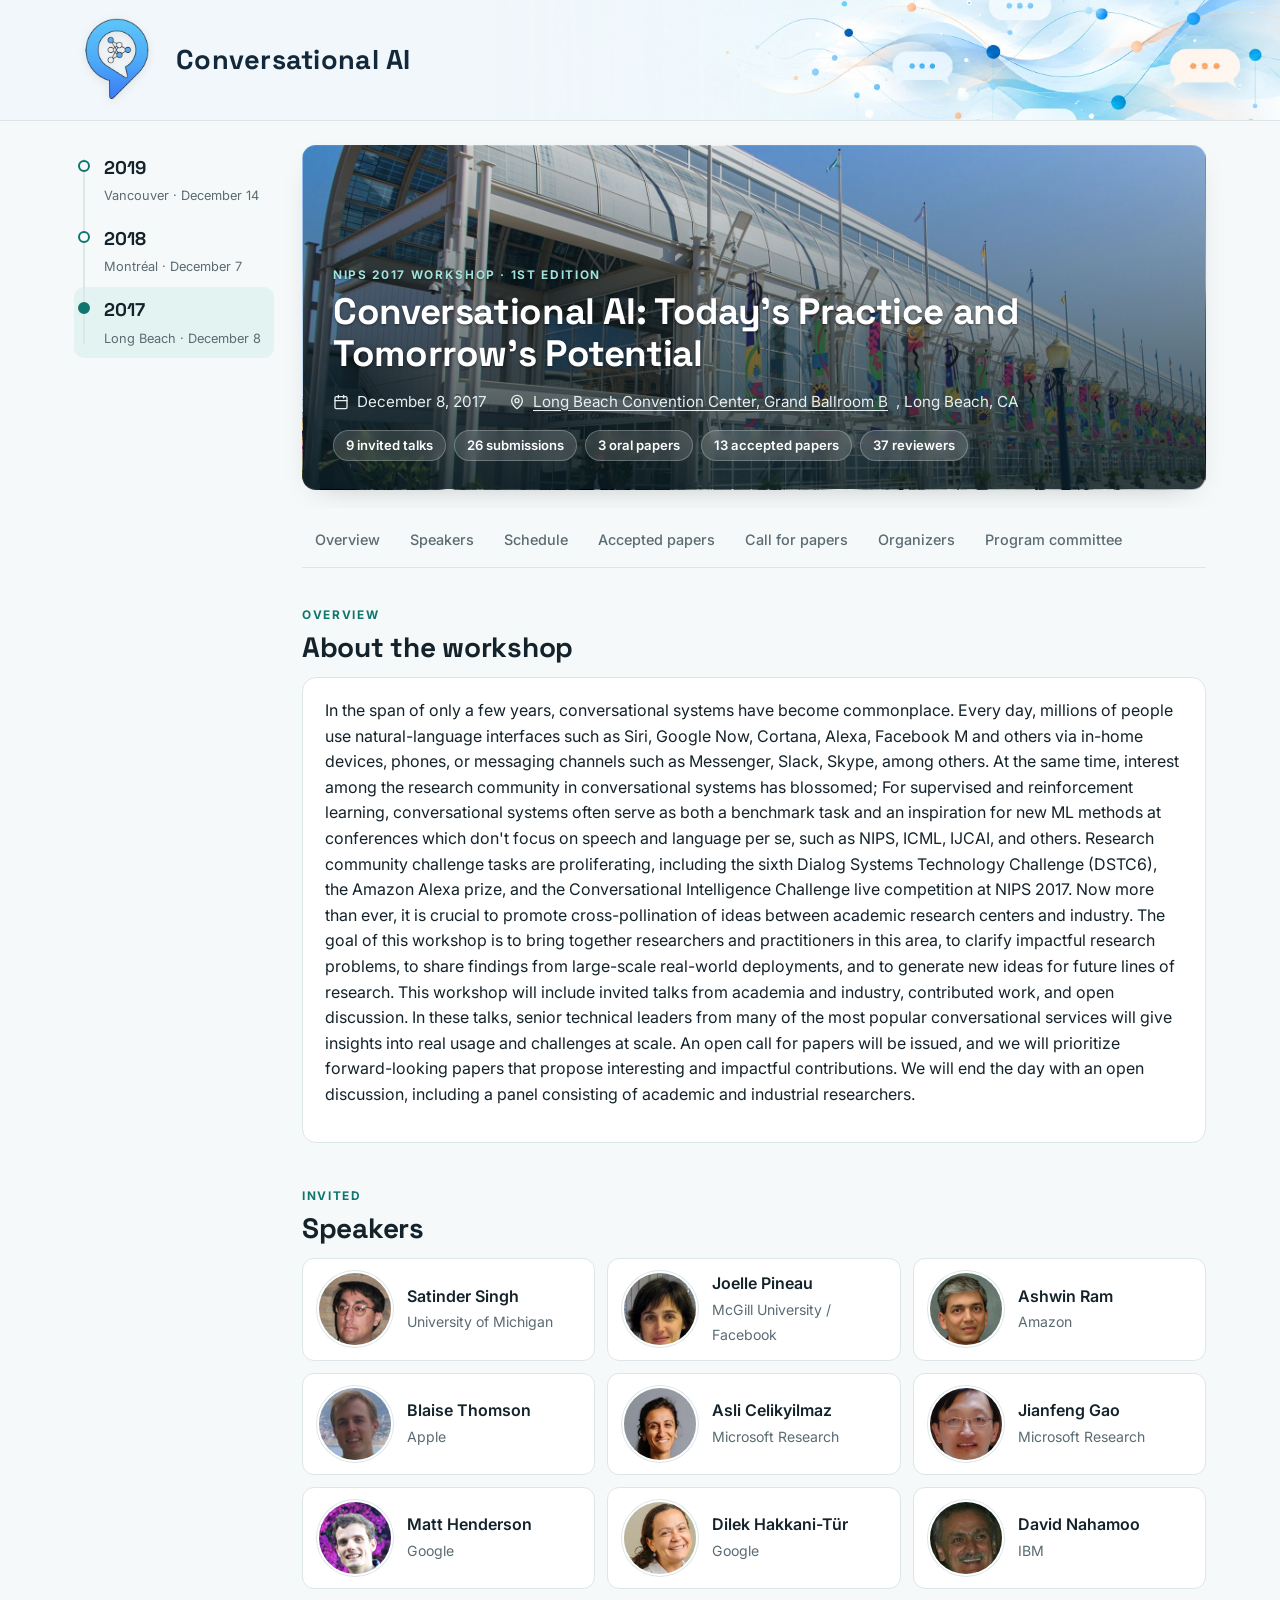
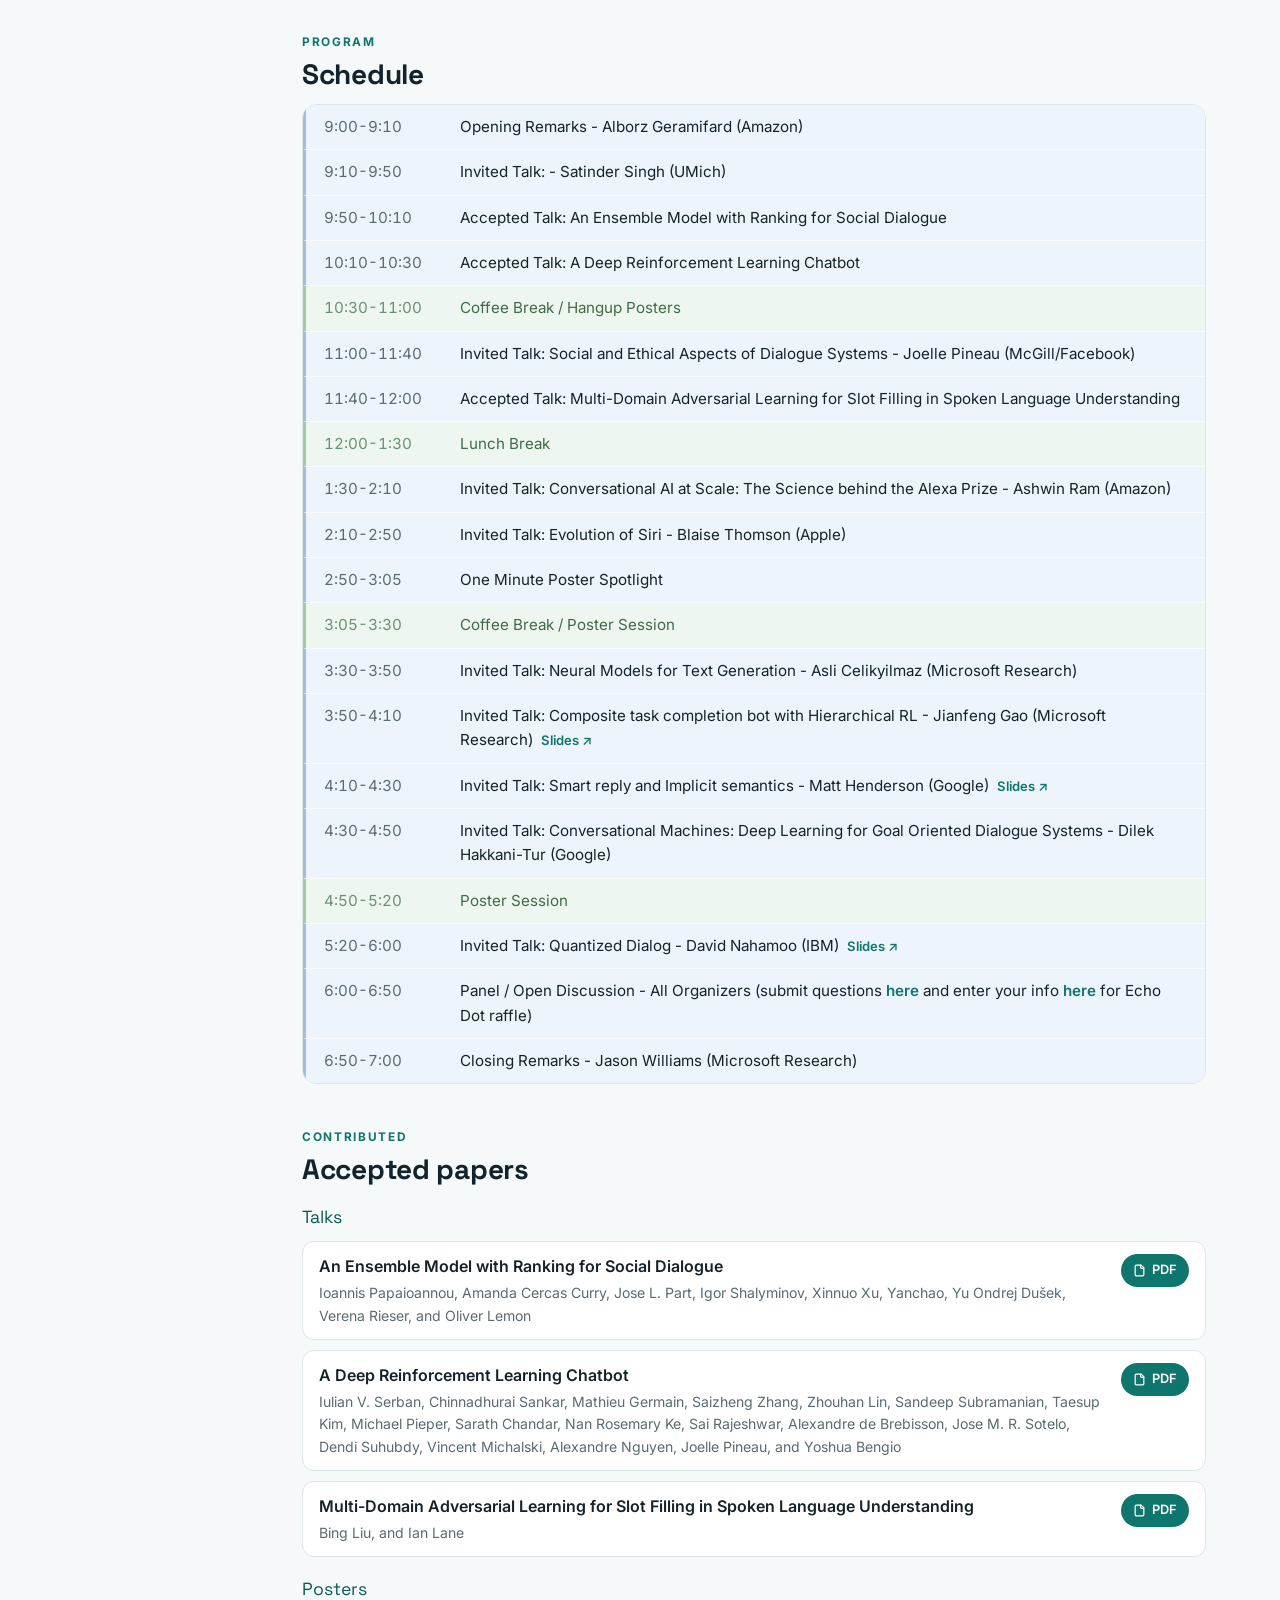
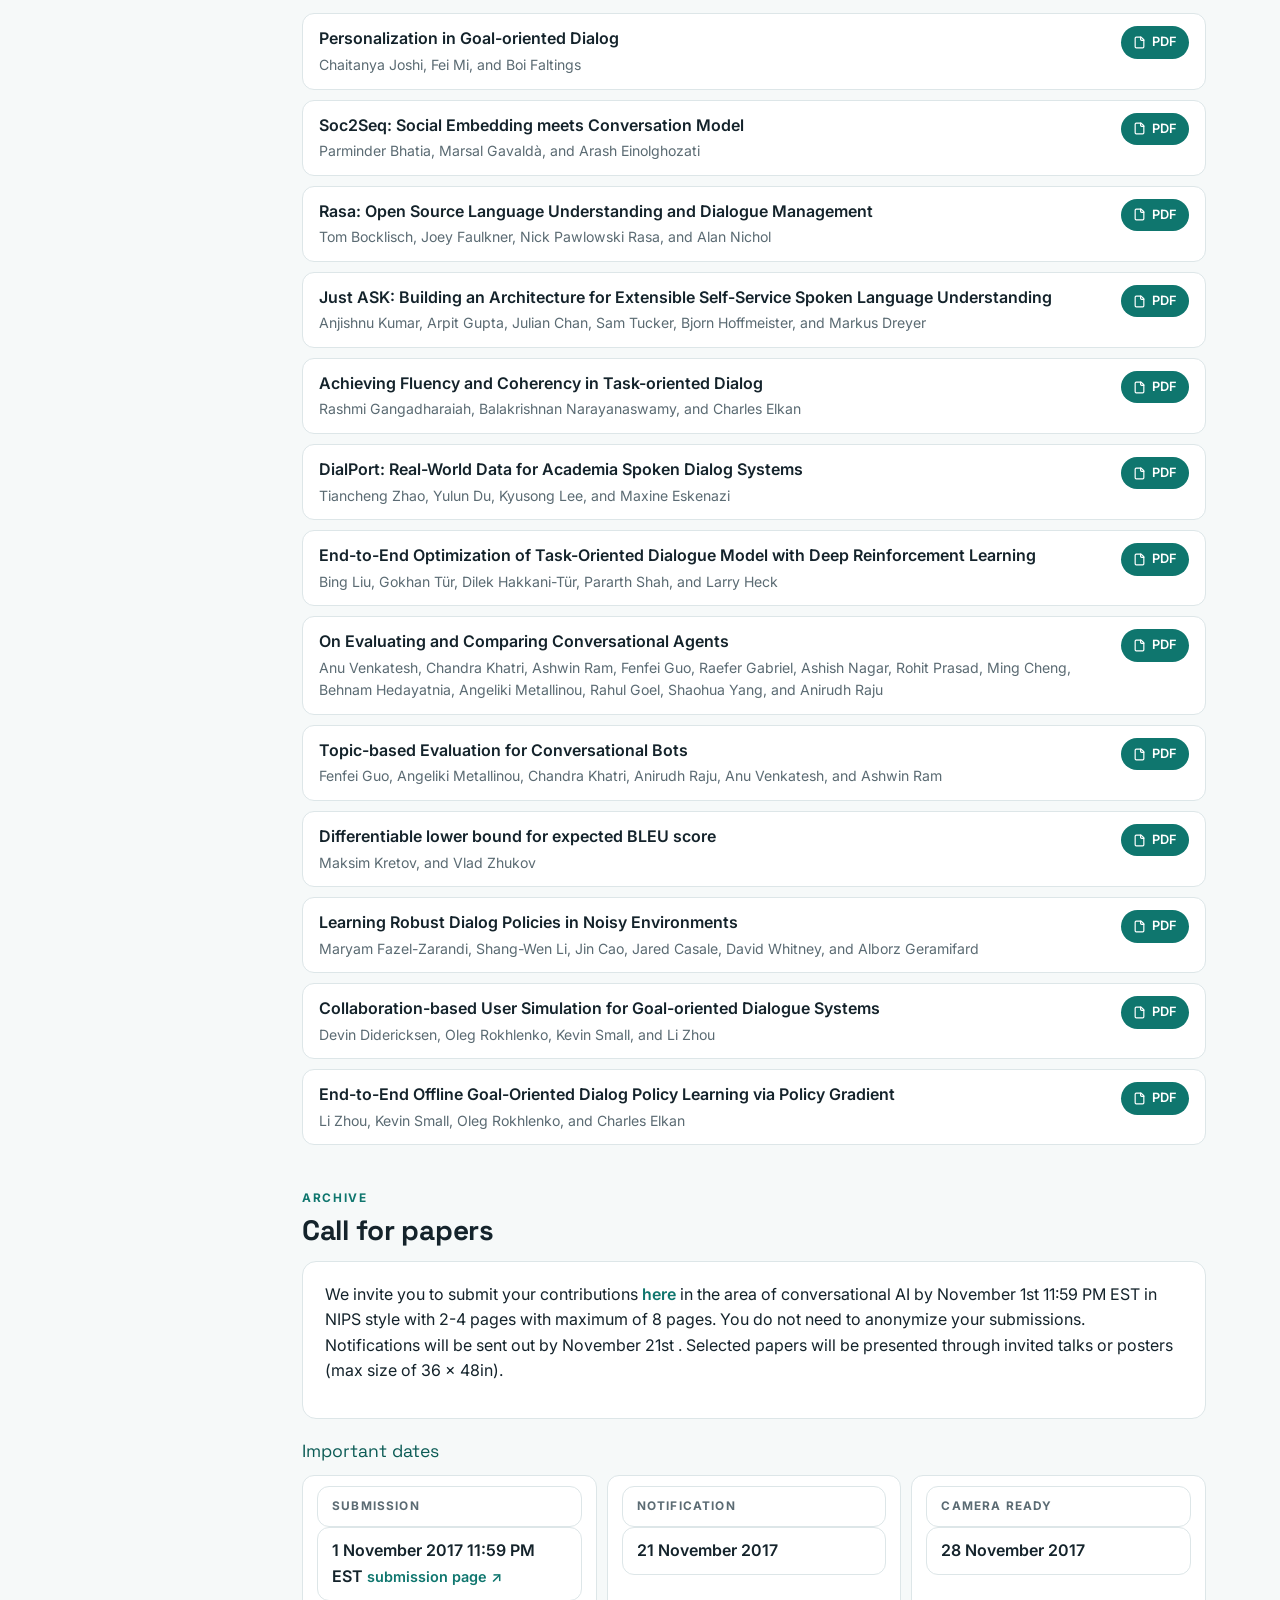
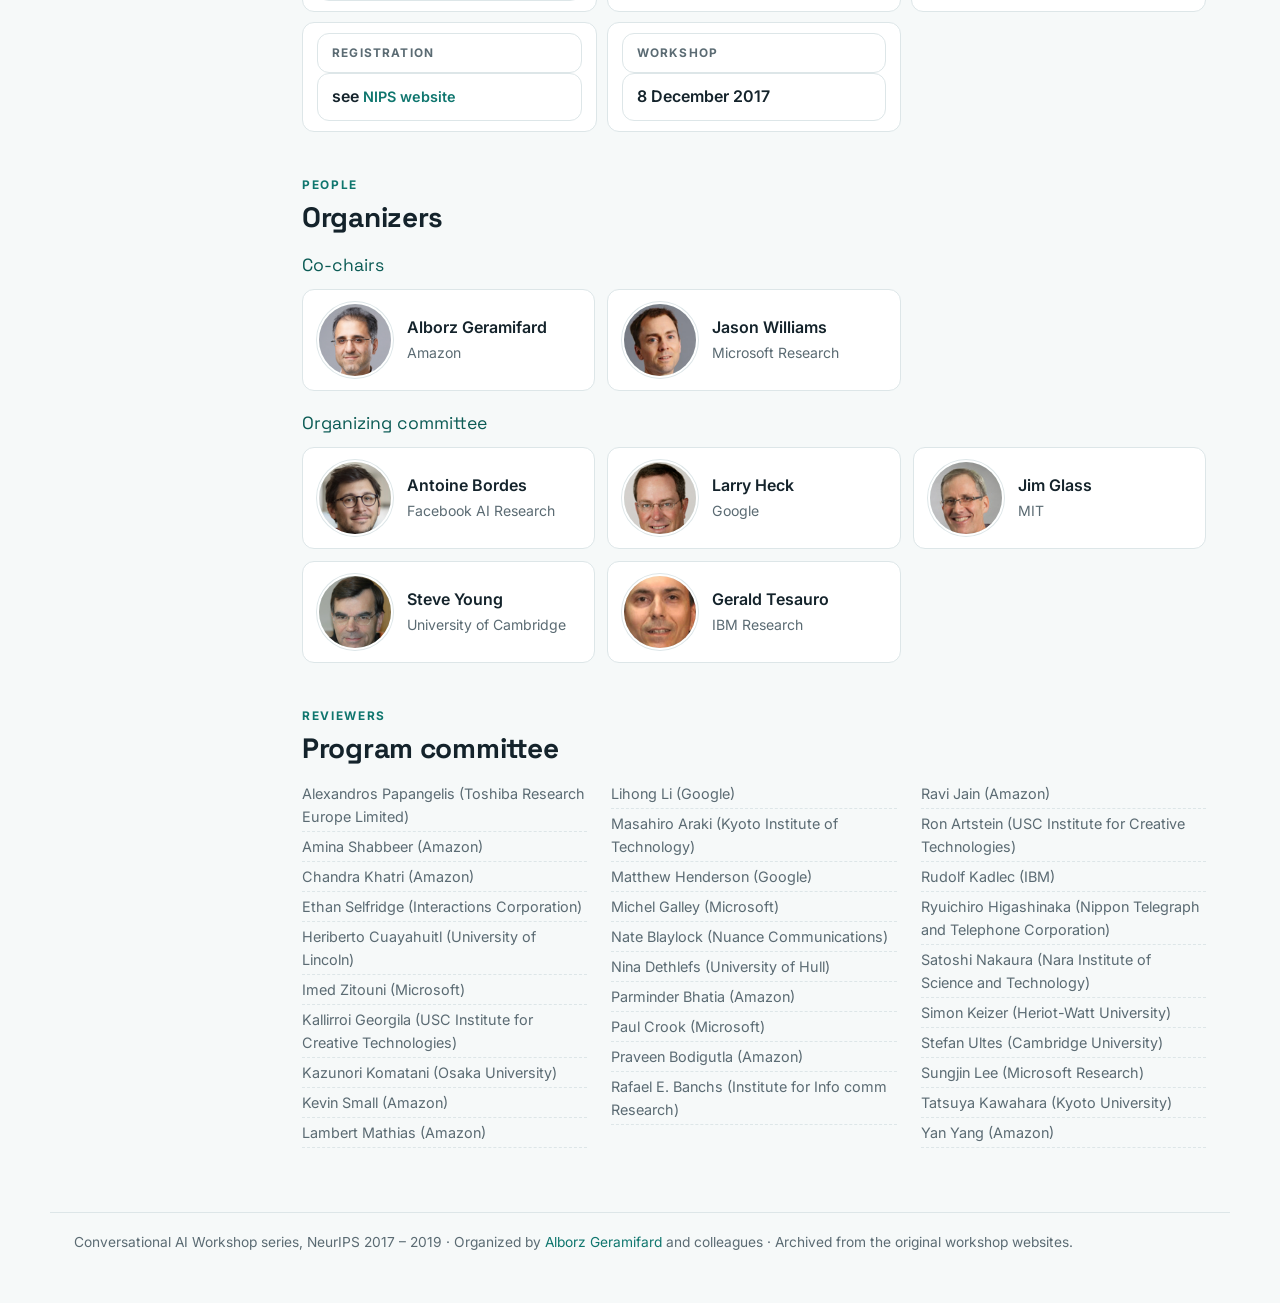
<file: 2017.html>
<!doctype html>
<html lang="en">
<head>
<meta charset="utf-8"><meta name="viewport" content="width=device-width, initial-scale=1">
<title>Conversational AI Workshop · NIPS 2017</title>
<meta name="description" content="1st Conversational AI workshop at NIPS 2017: Today's Practice and Tomorrow's Potential.">
<link rel="icon" href="assets/logo.png">
<link rel="canonical" href="https://alborz-geramifard.com/convai-workshop/2017.html">
<meta property="og:type" content="website"><meta property="og:site_name" content="Conversational AI Workshop">
<meta property="og:title" content="Conversational AI Workshop · NIPS 2017"><meta property="og:description" content="1st Conversational AI workshop at NIPS 2017: Today's Practice and Tomorrow's Potential.">
<meta property="og:url" content="https://alborz-geramifard.com/convai-workshop/2017.html"><meta property="og:image" content="https://alborz-geramifard.com/convai-workshop/assets/venues/2017.jpg">
<meta name="twitter:card" content="summary_large_image">
<!-- Google tag (gtag.js) -->
<script async src="https://www.googletagmanager.com/gtag/js?id=G-N1V1ZB8K1T"></script>
<script>window.dataLayer=window.dataLayer||[];function gtag(){dataLayer.push(arguments);}gtag('js',new Date());gtag('config','G-N1V1ZB8K1T');</script>
<link rel="preconnect" href="https://fonts.googleapis.com"><link rel="preconnect" href="https://fonts.gstatic.com" crossorigin>
<link href="https://fonts.googleapis.com/css2?family=Inter:wght@400;500;600;700&family=Space+Grotesk:wght@500;600;700&display=swap" rel="stylesheet">
<link rel="stylesheet" href="assets/style.css?v=d6a5a6a0">
</head>
<body>
<header class="banner"><div class="in"><img src="assets/logo.png" alt=""><div class="t">Conversational AI</div></div></header>
<div class="layout">
  <aside class="rail"><ol><li><a href="2019.html"><span class="dot"></span><span><span class="y">2019</span><br><span class="w">Vancouver · December 14</span></span></a></li><li><a href="2018.html"><span class="dot"></span><span><span class="y">2018</span><br><span class="w">Montréal · December 7</span></span></a></li><li class="on"><a href="2017.html"><span class="dot"></span><span><span class="y">2017</span><br><span class="w">Long Beach · December 8</span></span></a></li></ol></aside>
  <main class="main">
    <div class="hero photo" style="background-image:url('assets/venues/2017.jpg');background-position:center 60%">
      
      <div class="k">NIPS 2017 workshop · 1st edition</div>
      <h1>Conversational AI: Today's Practice and Tomorrow's Potential</h1>
      <div class="meta"><span><svg viewBox="0 0 24 24"><rect x="3" y="4" width="18" height="18" rx="2"/><path d="M16 2v4M8 2v4M3 10h18"/></svg>December 8, 2017</span><span><svg viewBox="0 0 24 24"><path d="M20 10c0 6-8 12-8 12s-8-6-8-12a8 8 0 0 1 16 0z"/><circle cx="12" cy="10" r="3"/></svg><a href="https://www.google.com/maps/place/Long+Beach+Convention+Center" target="_blank" rel="noopener">Long Beach Convention Center, Grand Ballroom B</a>, Long Beach, CA</span></div>
      <div class="stats"><span>9 invited talks</span><span>26 submissions</span><span>3 oral papers</span><span>13 accepted papers</span><span>37 reviewers</span></div>
    </div>
    <nav class="tabs"><a href="#overview">Overview</a><a href="#speakers">Speakers</a><a href="#schedule">Schedule</a><a href="#papers">Accepted papers</a><a href="#cfp">Call for papers</a><a href="#organizers">Organizers</a><a href="#committee">Program committee</a></nav>
    <section id="overview"><div class="eyebrow">Overview</div><h2>About the workshop</h2><div class="card desc"><p>In the span of only a few years, conversational systems have become commonplace. Every day, millions of people use natural-language interfaces such as Siri, Google Now, Cortana, Alexa, Facebook M and others via in-home devices, phones, or messaging channels such as Messenger, Slack, Skype, among others. At the same time, interest among the research community in conversational systems has blossomed; For supervised and reinforcement learning, conversational systems often serve as both a benchmark task and an inspiration for new ML methods at conferences which don&#x27;t focus on speech and language per se, such as NIPS, ICML, IJCAI, and others. Research community challenge tasks are proliferating, including the sixth Dialog Systems Technology Challenge (DSTC6), the Amazon Alexa prize, and the Conversational Intelligence Challenge live competition at NIPS 2017. Now more than ever, it is crucial to promote cross-pollination of ideas between academic research centers and industry. The goal of this workshop is to bring together researchers and practitioners in this area, to clarify impactful research problems, to share findings from large-scale real-world deployments, and to generate new ideas for future lines of research. This workshop will include invited talks from academia and industry, contributed work, and open discussion. In these talks, senior technical leaders from many of the most popular conversational services will give insights into real usage and challenges at scale. An open call for papers will be issued, and we will prioritize forward-looking papers that propose interesting and impactful contributions. We will end the day with an open discussion, including a panel consisting of academic and industrial researchers.</p></div></section>
    <section id="speakers"><div class="eyebrow">Invited</div><h2>Speakers</h2><div class="people"><div class="person"><img class="face" src="assets/people/satinder-singh.png" alt="" loading="lazy"><div><b><a href="http://web.eecs.umich.edu/~baveja/" target="_blank" rel="noopener">Satinder Singh</a></b><span>University of Michigan</span></div></div><div class="person"><img class="face" src="assets/people/joelle-pineau.png" alt="" loading="lazy"><div><b><a href="http://www.cs.mcgill.ca/~jpineau/" target="_blank" rel="noopener">Joelle Pineau</a></b><span>McGill University / Facebook</span></div></div><div class="person"><img class="face" src="assets/people/ashwin-ram.png" alt="" loading="lazy"><div><b><a href="https://www.amazon.jobs/en/pioneers/ashwin-r" target="_blank" rel="noopener">Ashwin Ram</a></b><span>Amazon</span></div></div><div class="person"><img class="face" src="assets/people/blaise-thomson.png" alt="" loading="lazy"><div><b><a href="http://mi.eng.cam.ac.uk/~brmt2/" target="_blank" rel="noopener">Blaise Thomson</a></b><span>Apple</span></div></div><div class="person"><img class="face" src="assets/people/asli-celikyilmaz.png" alt="" loading="lazy"><div><b><a href="https://www.microsoft.com/en-us/research/people/aslicel/" target="_blank" rel="noopener">Asli Celikyilmaz</a></b><span>Microsoft Research</span></div></div><div class="person"><img class="face" src="assets/people/jianfeng-gao.png" alt="" loading="lazy"><div><b><a href="https://www.microsoft.com/en-us/research/people/jfgao/" target="_blank" rel="noopener">Jianfeng Gao</a></b><span>Microsoft Research</span></div></div><div class="person"><img class="face" src="assets/people/matthew-henderson.png" alt="" loading="lazy"><div><b><a href="http://www.matthen.com/research/" target="_blank" rel="noopener">Matt Henderson</a></b><span>Google</span></div></div><div class="person"><img class="face" src="assets/people/dilek-hakkani-tur.png" alt="" loading="lazy"><div><b><a href="https://research.google.com/pubs/104927.html" target="_blank" rel="noopener">Dilek Hakkani-Tür</a></b><span>Google</span></div></div><div class="person"><img class="face" src="assets/people/david-nahamoo.png" alt="" loading="lazy"><div><b><a href="https://www.research.ibm.com/haifa/Workshops/speech2008/nahamoo_bio.shtml" target="_blank" rel="noopener">David Nahamoo</a></b><span>IBM</span></div></div></div></section>
    <section id="schedule"><div class="eyebrow">Program</div><h2>Schedule</h2><ul class="sched"><li><span class="t">9:00-9:10</span><span>Opening Remarks - Alborz Geramifard (Amazon)<span class="l"></span></span></li><li><span class="t">9:10-9:50</span><span>Invited Talk: - Satinder Singh (UMich)<span class="l"></span></span></li><li><span class="t">9:50-10:10</span><span>Accepted Talk: An Ensemble Model with Ranking for Social Dialogue<span class="l"></span></span></li><li><span class="t">10:10-10:30</span><span>Accepted Talk: A Deep Reinforcement Learning Chatbot<span class="l"></span></span></li><li class="brk"><span class="t">10:30-11:00</span><span>Coffee Break / Hangup Posters<span class="l"></span></span></li><li><span class="t">11:00-11:40</span><span>Invited Talk: Social and Ethical Aspects of Dialogue Systems - Joelle Pineau (McGill/Facebook)<span class="l"></span></span></li><li><span class="t">11:40-12:00</span><span>Accepted Talk: Multi-Domain Adversarial Learning for Slot Filling in Spoken Language Understanding<span class="l"></span></span></li><li class="brk"><span class="t">12:00-1:30</span><span>Lunch Break<span class="l"></span></span></li><li><span class="t">1:30-2:10</span><span>Invited Talk: Conversational AI at Scale: The Science behind the Alexa Prize - Ashwin Ram (Amazon)<span class="l"></span></span></li><li><span class="t">2:10-2:50</span><span>Invited Talk: Evolution of Siri - Blaise Thomson (Apple)<span class="l"></span></span></li><li><span class="t">2:50-3:05</span><span>One Minute Poster Spotlight<span class="l"></span></span></li><li class="brk"><span class="t">3:05-3:30</span><span>Coffee Break / Poster Session<span class="l"></span></span></li><li><span class="t">3:30-3:50</span><span>Invited Talk: Neural Models for Text Generation - Asli Celikyilmaz (Microsoft Research)<span class="l"></span></span></li><li><span class="t">3:50-4:10</span><span>Invited Talk: Composite task completion bot with Hierarchical RL - Jianfeng Gao (Microsoft Research)<span class="l"><a href="files/nips17-Conversational-AI/Slides/Conversational AI Workshop-NIPS2017-JianfengGao.pdf" target="_blank" rel="noopener">Slides ↗</a></span></span></li><li><span class="t">4:10-4:30</span><span>Invited Talk: Smart reply and Implicit semantics - Matt Henderson (Google)<span class="l"><a href="files/nips17-Conversational-AI/Slides/Conversational AI Workshop-NIPS2017-smart reply and implicit semantics.pdf" target="_blank" rel="noopener">Slides ↗</a></span></span></li><li><span class="t">4:30-4:50</span><span>Invited Talk: Conversational Machines: Deep Learning for Goal Oriented Dialogue Systems - Dilek Hakkani-Tur (Google)<span class="l"></span></span></li><li class="brk"><span class="t">4:50-5:20</span><span>Poster Session<span class="l"></span></span></li><li><span class="t">5:20-6:00</span><span>Invited Talk: Quantized Dialog - David Nahamoo (IBM)<span class="l"><a href="files/nips17-Conversational-AI/Slides/Conversational AI Workshop-NIPS2017-Quantized Dialogs.pdf" target="_blank" rel="noopener">Slides ↗</a></span></span></li><li><span class="t">6:00-6:50</span><span>Panel / Open Discussion - All Organizers (submit questions <a href="http://www.tricider.com/admin/2cifvidgPS7/CF6BaeSeb1R" target="_blank" rel="noopener">here</a> and enter your info <a href="http://bit.ly/2jVIE7k" target="_blank" rel="noopener">here</a> for Echo Dot raffle)<span class="l"></span></span></li><li><span class="t">6:50-7:00</span><span>Closing Remarks - Jason Williams (Microsoft Research)<span class="l"></span></span></li></ul></section>
    <section id="papers"><div class="eyebrow">Contributed</div><h2>Accepted papers</h2><div class="sub">Talks</div><ol class="papers"><li><div><div class="pt">An Ensemble Model with Ranking for Social Dialogue</div><div class="pa">Ioannis Papaioannou, Amanda Cercas Curry, Jose L. Part, Igor Shalyminov, Xinnuo Xu, Yanchao, Yu Ondrej Dušek, Verena Rieser, and Oliver Lemon</div></div><a class="pdf" href="files/nips17-Conversational-AI/Papers/17nipsw-cai-ensemble.pdf" target="_blank" rel="noopener"><svg viewBox="0 0 24 24" width="13" height="13" fill="none" stroke="currentColor" stroke-width="2.2" stroke-linecap="round" stroke-linejoin="round"><path d="M15 2H6a2 2 0 0 0-2 2v16a2 2 0 0 0 2 2h12a2 2 0 0 0 2-2V7Z"/><path d="M14 2v4a2 2 0 0 0 2 2h4"/></svg> PDF</a></li><li><div><div class="pt">A Deep Reinforcement Learning Chatbot</div><div class="pa">Iulian V. Serban, Chinnadhurai Sankar, Mathieu Germain, Saizheng Zhang, Zhouhan Lin, Sandeep Subramanian, Taesup Kim, Michael Pieper, Sarath Chandar, Nan Rosemary Ke, Sai Rajeshwar, Alexandre de Brebisson, Jose M. R. Sotelo, Dendi Suhubdy, Vincent Michalski, Alexandre Nguyen, Joelle Pineau, and Yoshua Bengio</div></div><a class="pdf" href="files/nips17-Conversational-AI/Papers/17nipsw-cai-deeprl-chatbot.pdf" target="_blank" rel="noopener"><svg viewBox="0 0 24 24" width="13" height="13" fill="none" stroke="currentColor" stroke-width="2.2" stroke-linecap="round" stroke-linejoin="round"><path d="M15 2H6a2 2 0 0 0-2 2v16a2 2 0 0 0 2 2h12a2 2 0 0 0 2-2V7Z"/><path d="M14 2v4a2 2 0 0 0 2 2h4"/></svg> PDF</a></li><li><div><div class="pt">Multi-Domain Adversarial Learning for Slot Filling in Spoken Language Understanding</div><div class="pa">Bing Liu, and Ian Lane</div></div><a class="pdf" href="files/nips17-Conversational-AI/Papers/17nipsw-cai-Multi_Domain_Adversarial_SLU_cameraReady.pdf" target="_blank" rel="noopener"><svg viewBox="0 0 24 24" width="13" height="13" fill="none" stroke="currentColor" stroke-width="2.2" stroke-linecap="round" stroke-linejoin="round"><path d="M15 2H6a2 2 0 0 0-2 2v16a2 2 0 0 0 2 2h12a2 2 0 0 0 2-2V7Z"/><path d="M14 2v4a2 2 0 0 0 2 2h4"/></svg> PDF</a></li></ol><div class="sub">Posters</div><ol class="papers"><li><div><div class="pt">Personalization in Goal-oriented Dialog</div><div class="pa">Chaitanya Joshi, Fei Mi, and Boi Faltings</div></div><a class="pdf" href="files/nips17-Conversational-AI/Papers/17nipsw-cai-Personalization_in_Goal-oriented_Dialog.pdf" target="_blank" rel="noopener"><svg viewBox="0 0 24 24" width="13" height="13" fill="none" stroke="currentColor" stroke-width="2.2" stroke-linecap="round" stroke-linejoin="round"><path d="M15 2H6a2 2 0 0 0-2 2v16a2 2 0 0 0 2 2h12a2 2 0 0 0 2-2V7Z"/><path d="M14 2v4a2 2 0 0 0 2 2h4"/></svg> PDF</a></li><li><div><div class="pt">Soc2Seq: Social Embedding meets Conversation Model</div><div class="pa">Parminder Bhatia, Marsal Gavaldà, and Arash Einolghozati</div></div><a class="pdf" href="files/nips17-Conversational-AI/Papers/17nipsw-cai-soc2seq.pdf" target="_blank" rel="noopener"><svg viewBox="0 0 24 24" width="13" height="13" fill="none" stroke="currentColor" stroke-width="2.2" stroke-linecap="round" stroke-linejoin="round"><path d="M15 2H6a2 2 0 0 0-2 2v16a2 2 0 0 0 2 2h12a2 2 0 0 0 2-2V7Z"/><path d="M14 2v4a2 2 0 0 0 2 2h4"/></svg> PDF</a></li><li><div><div class="pt">Rasa: Open Source Language Understanding and Dialogue Management</div><div class="pa">Tom Bocklisch, Joey Faulkner, Nick Pawlowski Rasa, and Alan Nichol</div></div><a class="pdf" href="files/nips17-Conversational-AI/Papers/17nipsw-cai-rasa.pdf" target="_blank" rel="noopener"><svg viewBox="0 0 24 24" width="13" height="13" fill="none" stroke="currentColor" stroke-width="2.2" stroke-linecap="round" stroke-linejoin="round"><path d="M15 2H6a2 2 0 0 0-2 2v16a2 2 0 0 0 2 2h12a2 2 0 0 0 2-2V7Z"/><path d="M14 2v4a2 2 0 0 0 2 2h4"/></svg> PDF</a></li><li><div><div class="pt">Just ASK: Building an Architecture for Extensible Self-Service Spoken Language Understanding</div><div class="pa">Anjishnu Kumar, Arpit Gupta, Julian Chan, Sam Tucker, Bjorn Hoffmeister, and Markus Dreyer</div></div><a class="pdf" href="files/nips17-Conversational-AI/Papers/17nipsw-cai-just-ask.pdf" target="_blank" rel="noopener"><svg viewBox="0 0 24 24" width="13" height="13" fill="none" stroke="currentColor" stroke-width="2.2" stroke-linecap="round" stroke-linejoin="round"><path d="M15 2H6a2 2 0 0 0-2 2v16a2 2 0 0 0 2 2h12a2 2 0 0 0 2-2V7Z"/><path d="M14 2v4a2 2 0 0 0 2 2h4"/></svg> PDF</a></li><li><div><div class="pt">Achieving Fluency and Coherency in Task-oriented Dialog</div><div class="pa">Rashmi Gangadharaiah, Balakrishnan Narayanaswamy, and Charles Elkan</div></div><a class="pdf" href="files/nips17-Conversational-AI/Papers/17nipsw-cai-task_oriented_dialog.pdf" target="_blank" rel="noopener"><svg viewBox="0 0 24 24" width="13" height="13" fill="none" stroke="currentColor" stroke-width="2.2" stroke-linecap="round" stroke-linejoin="round"><path d="M15 2H6a2 2 0 0 0-2 2v16a2 2 0 0 0 2 2h12a2 2 0 0 0 2-2V7Z"/><path d="M14 2v4a2 2 0 0 0 2 2h4"/></svg> PDF</a></li><li><div><div class="pt">DialPort: Real-World Data for Academia Spoken Dialog Systems</div><div class="pa">Tiancheng Zhao, Yulun Du, Kyusong Lee, and Maxine Eskenazi</div></div><a class="pdf" href="files/nips17-Conversational-AI/Papers/17nipsw-cai-dialport.pdf" target="_blank" rel="noopener"><svg viewBox="0 0 24 24" width="13" height="13" fill="none" stroke="currentColor" stroke-width="2.2" stroke-linecap="round" stroke-linejoin="round"><path d="M15 2H6a2 2 0 0 0-2 2v16a2 2 0 0 0 2 2h12a2 2 0 0 0 2-2V7Z"/><path d="M14 2v4a2 2 0 0 0 2 2h4"/></svg> PDF</a></li><li><div><div class="pt">End-to-End Optimization of Task-Oriented Dialogue Model with Deep Reinforcement Learning</div><div class="pa">Bing Liu, Gokhan Tür, Dilek Hakkani-Tür, Pararth Shah, and Larry Heck</div></div><a class="pdf" href="files/nips17-Conversational-AI/Papers/17nipsw-cai-e2e-optimization.pdf" target="_blank" rel="noopener"><svg viewBox="0 0 24 24" width="13" height="13" fill="none" stroke="currentColor" stroke-width="2.2" stroke-linecap="round" stroke-linejoin="round"><path d="M15 2H6a2 2 0 0 0-2 2v16a2 2 0 0 0 2 2h12a2 2 0 0 0 2-2V7Z"/><path d="M14 2v4a2 2 0 0 0 2 2h4"/></svg> PDF</a></li><li><div><div class="pt">On Evaluating and Comparing Conversational Agents</div><div class="pa">Anu Venkatesh, Chandra Khatri, Ashwin Ram, Fenfei Guo, Raefer Gabriel, Ashish Nagar, Rohit Prasad, Ming Cheng, Behnam Hedayatnia, Angeliki Metallinou, Rahul Goel, Shaohua Yang, and Anirudh Raju</div></div><a class="pdf" href="files/nips17-Conversational-AI/Papers/17nipsw-cai-evaluating_conversational.pdf" target="_blank" rel="noopener"><svg viewBox="0 0 24 24" width="13" height="13" fill="none" stroke="currentColor" stroke-width="2.2" stroke-linecap="round" stroke-linejoin="round"><path d="M15 2H6a2 2 0 0 0-2 2v16a2 2 0 0 0 2 2h12a2 2 0 0 0 2-2V7Z"/><path d="M14 2v4a2 2 0 0 0 2 2h4"/></svg> PDF</a></li><li><div><div class="pt">Topic-based Evaluation for Conversational Bots</div><div class="pa">Fenfei Guo, Angeliki Metallinou, Chandra Khatri, Anirudh Raju, Anu Venkatesh, and Ashwin Ram</div></div><a class="pdf" href="files/nips17-Conversational-AI/Papers/17nipsw-cai-topic_based_evaluation.pdf" target="_blank" rel="noopener"><svg viewBox="0 0 24 24" width="13" height="13" fill="none" stroke="currentColor" stroke-width="2.2" stroke-linecap="round" stroke-linejoin="round"><path d="M15 2H6a2 2 0 0 0-2 2v16a2 2 0 0 0 2 2h12a2 2 0 0 0 2-2V7Z"/><path d="M14 2v4a2 2 0 0 0 2 2h4"/></svg> PDF</a></li><li><div><div class="pt">Differentiable lower bound for expected BLEU score</div><div class="pa">Maksim Kretov, and Vlad Zhukov</div></div><a class="pdf" href="files/nips17-Conversational-AI/Papers/17nipsw-cai-expectedBLEU.pdf" target="_blank" rel="noopener"><svg viewBox="0 0 24 24" width="13" height="13" fill="none" stroke="currentColor" stroke-width="2.2" stroke-linecap="round" stroke-linejoin="round"><path d="M15 2H6a2 2 0 0 0-2 2v16a2 2 0 0 0 2 2h12a2 2 0 0 0 2-2V7Z"/><path d="M14 2v4a2 2 0 0 0 2 2h4"/></svg> PDF</a></li><li><div><div class="pt">Learning Robust Dialog Policies in Noisy Environments</div><div class="pa">Maryam Fazel-Zarandi, Shang-Wen Li, Jin Cao, Jared Casale, David Whitney, and Alborz Geramifard</div></div><a class="pdf" href="files/nips17-Conversational-AI/Papers/17nipsw-cai-deep-rl-dialog.pdf" target="_blank" rel="noopener"><svg viewBox="0 0 24 24" width="13" height="13" fill="none" stroke="currentColor" stroke-width="2.2" stroke-linecap="round" stroke-linejoin="round"><path d="M15 2H6a2 2 0 0 0-2 2v16a2 2 0 0 0 2 2h12a2 2 0 0 0 2-2V7Z"/><path d="M14 2v4a2 2 0 0 0 2 2h4"/></svg> PDF</a></li><li><div><div class="pt">Collaboration-based User Simulation for Goal-oriented Dialogue Systems</div><div class="pa">Devin Didericksen, Oleg Rokhlenko, Kevin Small, and Li Zhou</div></div><a class="pdf" href="files/nips17-Conversational-AI/Papers/17nipsw-cai-collaboration-based-simulator.pdf" target="_blank" rel="noopener"><svg viewBox="0 0 24 24" width="13" height="13" fill="none" stroke="currentColor" stroke-width="2.2" stroke-linecap="round" stroke-linejoin="round"><path d="M15 2H6a2 2 0 0 0-2 2v16a2 2 0 0 0 2 2h12a2 2 0 0 0 2-2V7Z"/><path d="M14 2v4a2 2 0 0 0 2 2h4"/></svg> PDF</a></li><li><div><div class="pt">End-to-End Offline Goal-Oriented Dialog Policy Learning via Policy Gradient</div><div class="pa">Li Zhou, Kevin Small, Oleg Rokhlenko, and Charles Elkan</div></div><a class="pdf" href="files/nips17-Conversational-AI/Papers/17nipsw-cai-e2e-offline-policy-learning.pdf" target="_blank" rel="noopener"><svg viewBox="0 0 24 24" width="13" height="13" fill="none" stroke="currentColor" stroke-width="2.2" stroke-linecap="round" stroke-linejoin="round"><path d="M15 2H6a2 2 0 0 0-2 2v16a2 2 0 0 0 2 2h12a2 2 0 0 0 2-2V7Z"/><path d="M14 2v4a2 2 0 0 0 2 2h4"/></svg> PDF</a></li></ol></section>
    <section id="cfp"><div class="eyebrow">Archive</div><h2>Call for papers</h2><div class="card desc"><p>We invite you to submit your contributions <a href="https://cmt3.research.microsoft.com/CONVERSATIONALAI2017" target="_blank" rel="noopener">here</a> in the area of conversational AI by November 1st 11:59 PM EST in NIPS style with 2-4 pages with maximum of 8 pages. You do not need to anonymize your submissions. Notifications will be sent out by November 21st . Selected papers will be presented through invited talks or posters (max size of 36 x 48in).</p></div><div class="sub">Important dates</div><div class="dates"><div><div class="dl">Submission</div><div class="dv">1 November 2017 11:59 PM EST <a href="https://cmt3.research.microsoft.com/CONVERSATIONALAI2017" target="_blank" rel="noopener">submission page ↗</a></div></div><div><div class="dl">Notification</div><div class="dv">21 November 2017</div></div><div><div class="dl">Camera Ready</div><div class="dv">28 November 2017</div></div><div><div class="dl">Registration</div><div class="dv">see <a href="http://nips.cc/" target="_blank" rel="noopener">NIPS website</a></div></div><div><div class="dl">Workshop</div><div class="dv">8 December 2017</div></div></div></section>
    <section id="organizers"><div class="eyebrow">People</div><h2>Organizers</h2><div class="sub">Co-chairs</div><div class="people"><div class="person"><img class="face" src="assets/people/alborz-geramifard.png" alt="" loading="lazy"><div><b><a href="http://alborz-geramifard.com" target="_blank" rel="noopener">Alborz Geramifard</a></b><span>Amazon</span></div></div><div class="person"><img class="face" src="assets/people/jason-williams.png" alt="" loading="lazy"><div><b><a href="https://www.microsoft.com/en-us/research/people/jawillia/" target="_blank" rel="noopener">Jason Williams</a></b><span>Microsoft Research</span></div></div></div><div class="sub">Organizing committee</div><div class="people"><div class="person"><img class="face" src="assets/people/antoine-bordes.png" alt="" loading="lazy"><div><b><a href="https://research.fb.com/people/bordes-antoine/" target="_blank" rel="noopener">Antoine Bordes</a></b><span>Facebook AI Research</span></div></div><div class="person"><img class="face" src="assets/people/larry-heck.png" alt="" loading="lazy"><div><b><a href="https://research.google.com/pubs/LarryHeck.html" target="_blank" rel="noopener">Larry Heck</a></b><span>Google</span></div></div><div class="person"><img class="face" src="assets/people/jim-glass.png" alt="" loading="lazy"><div><b><a href="http://groups.csail.mit.edu/sls/people/glass.shtml" target="_blank" rel="noopener">Jim Glass</a></b><span>MIT</span></div></div><div class="person"><img class="face" src="assets/people/steve-young.png" alt="" loading="lazy"><div><b><a href="http://mi.eng.cam.ac.uk/~sjy/" target="_blank" rel="noopener">Steve Young</a></b><span>University of Cambridge</span></div></div><div class="person"><img class="face" src="assets/people/gerald-tesauro.png" alt="" loading="lazy"><div><b><a href="http://researcher.watson.ibm.com/researcher/view.php?person=us-gtesauro" target="_blank" rel="noopener">Gerald Tesauro</a></b><span>IBM Research</span></div></div></div></section>
    <section id="committee"><div class="eyebrow">Reviewers</div><h2>Program committee</h2><div class="pc"><div>Alexandros Papangelis (Toshiba Research Europe Limited)</div><div>Amina Shabbeer (Amazon)</div><div>Chandra Khatri (Amazon)</div><div>Ethan Selfridge (Interactions Corporation)</div><div>Heriberto Cuayahuitl (University of Lincoln)</div><div>Imed Zitouni (Microsoft)</div><div>Kallirroi Georgila (USC Institute for Creative Technologies)</div><div>Kazunori Komatani (Osaka University)</div><div>Kevin Small (Amazon)</div><div>Lambert Mathias (Amazon)</div><div>Lihong Li (Google)</div><div>Masahiro Araki (Kyoto Institute of Technology)</div><div>Matthew Henderson (Google)</div><div>Michel Galley (Microsoft)</div><div>Nate Blaylock (Nuance Communications)</div><div>Nina Dethlefs (University of Hull)</div><div>Parminder Bhatia (Amazon)</div><div>Paul Crook (Microsoft)</div><div>Praveen Bodigutla (Amazon)</div><div>Rafael E. Banchs (Institute for Info comm Research)</div><div>Ravi Jain (Amazon)</div><div>Ron Artstein (USC Institute for Creative Technologies)</div><div>Rudolf Kadlec (IBM)</div><div>Ryuichiro Higashinaka (Nippon Telegraph and Telephone Corporation)</div><div>Satoshi Nakaura (Nara Institute of Science and Technology)</div><div>Simon Keizer (Heriot-Watt University)</div><div>Stefan Ultes (Cambridge University)</div><div>Sungjin Lee (Microsoft Research)</div><div>Tatsuya Kawahara (Kyoto University)</div><div>Yan Yang (Amazon)</div></div></section>
    
  </main>
</div>
<footer>Conversational AI Workshop series, NeurIPS 2017 – 2019 · Organized by <a href="https://alborz-geramifard.com">Alborz Geramifard</a> and colleagues · Archived from the original workshop websites.</footer>
</body>
</html>
</file>
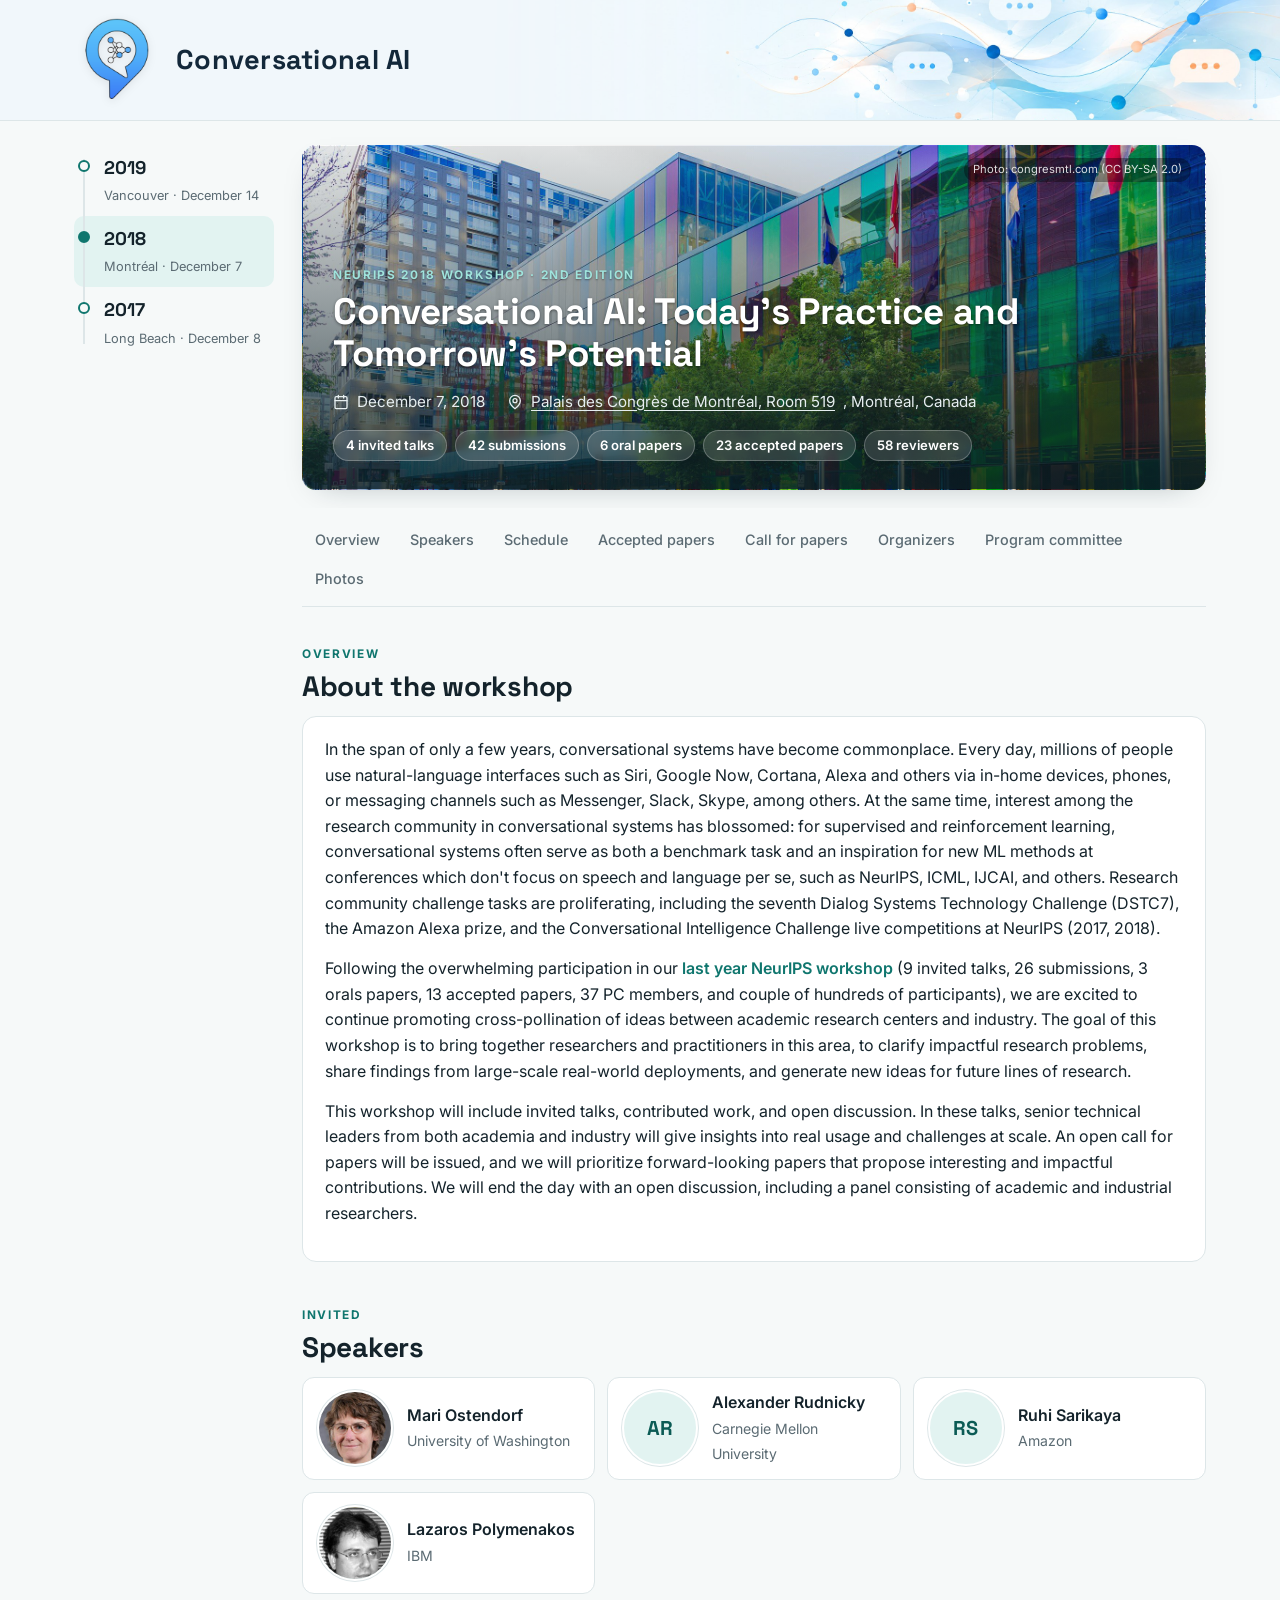
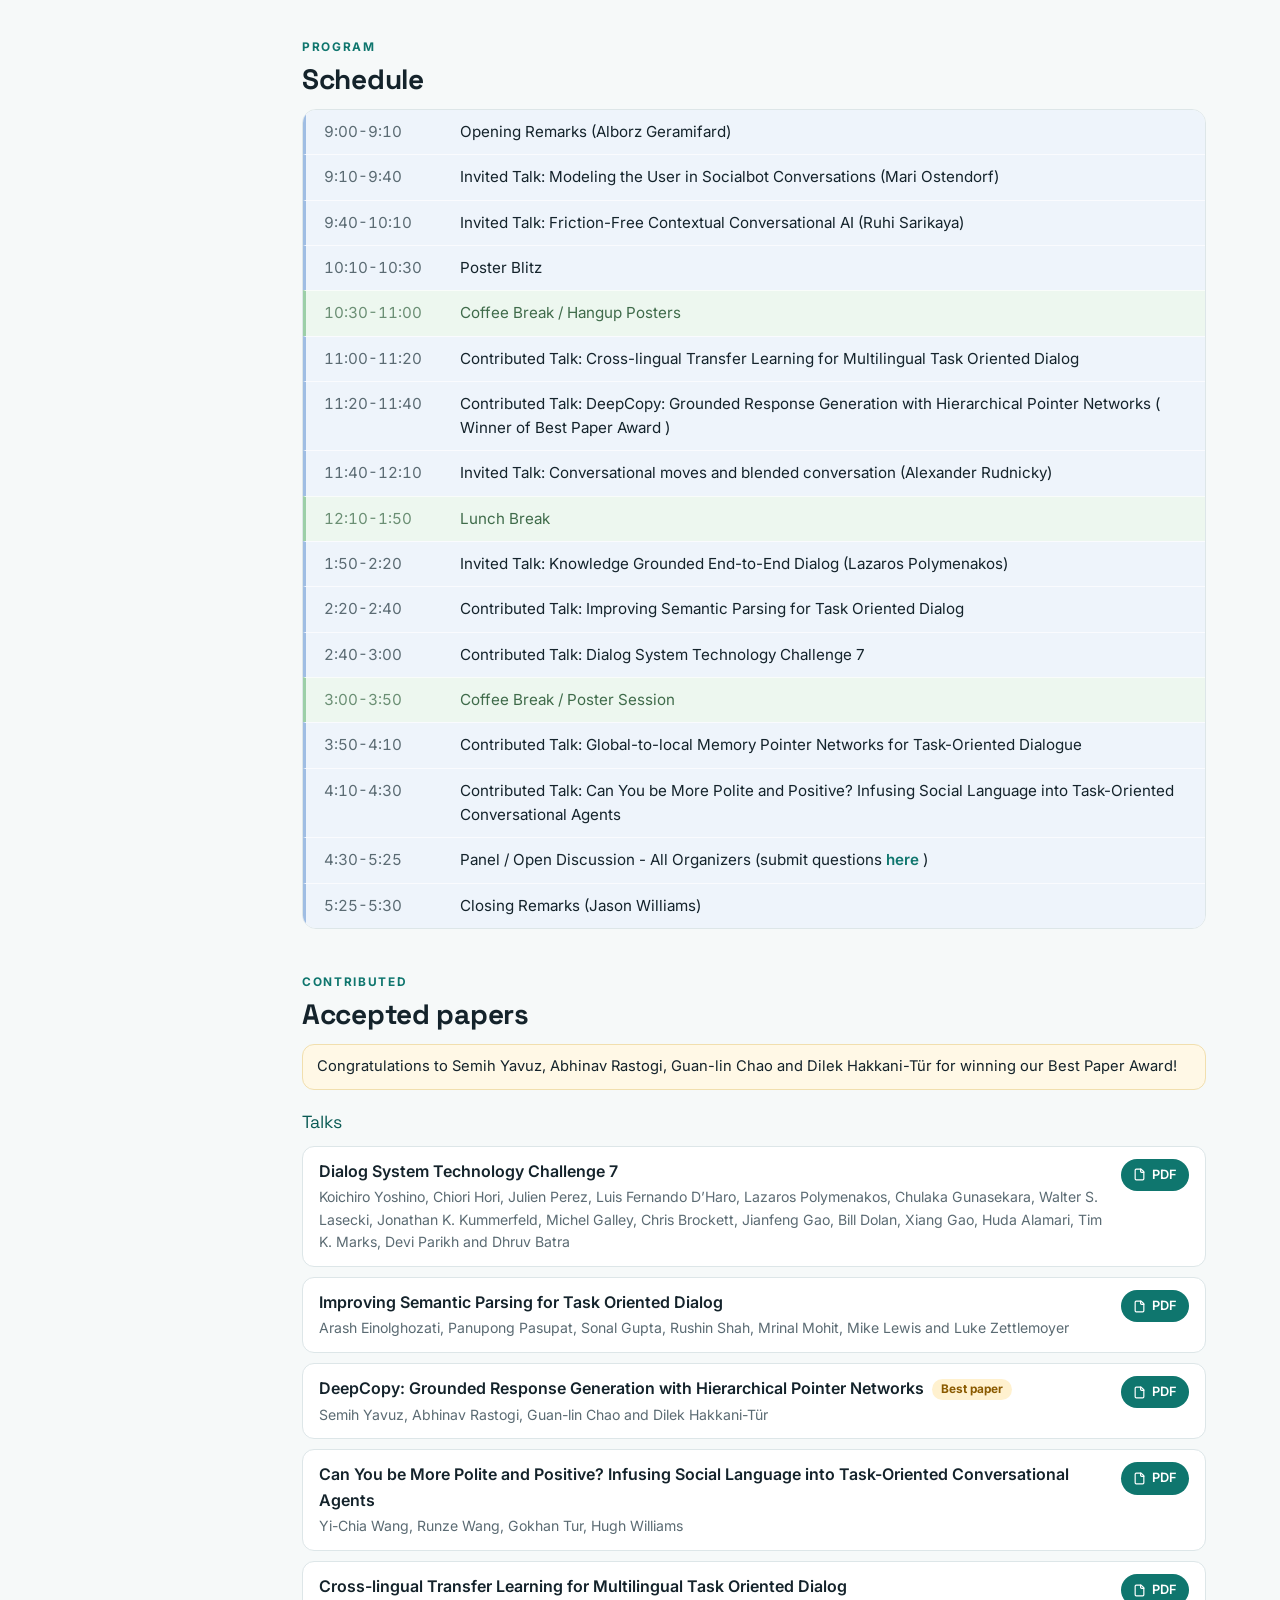
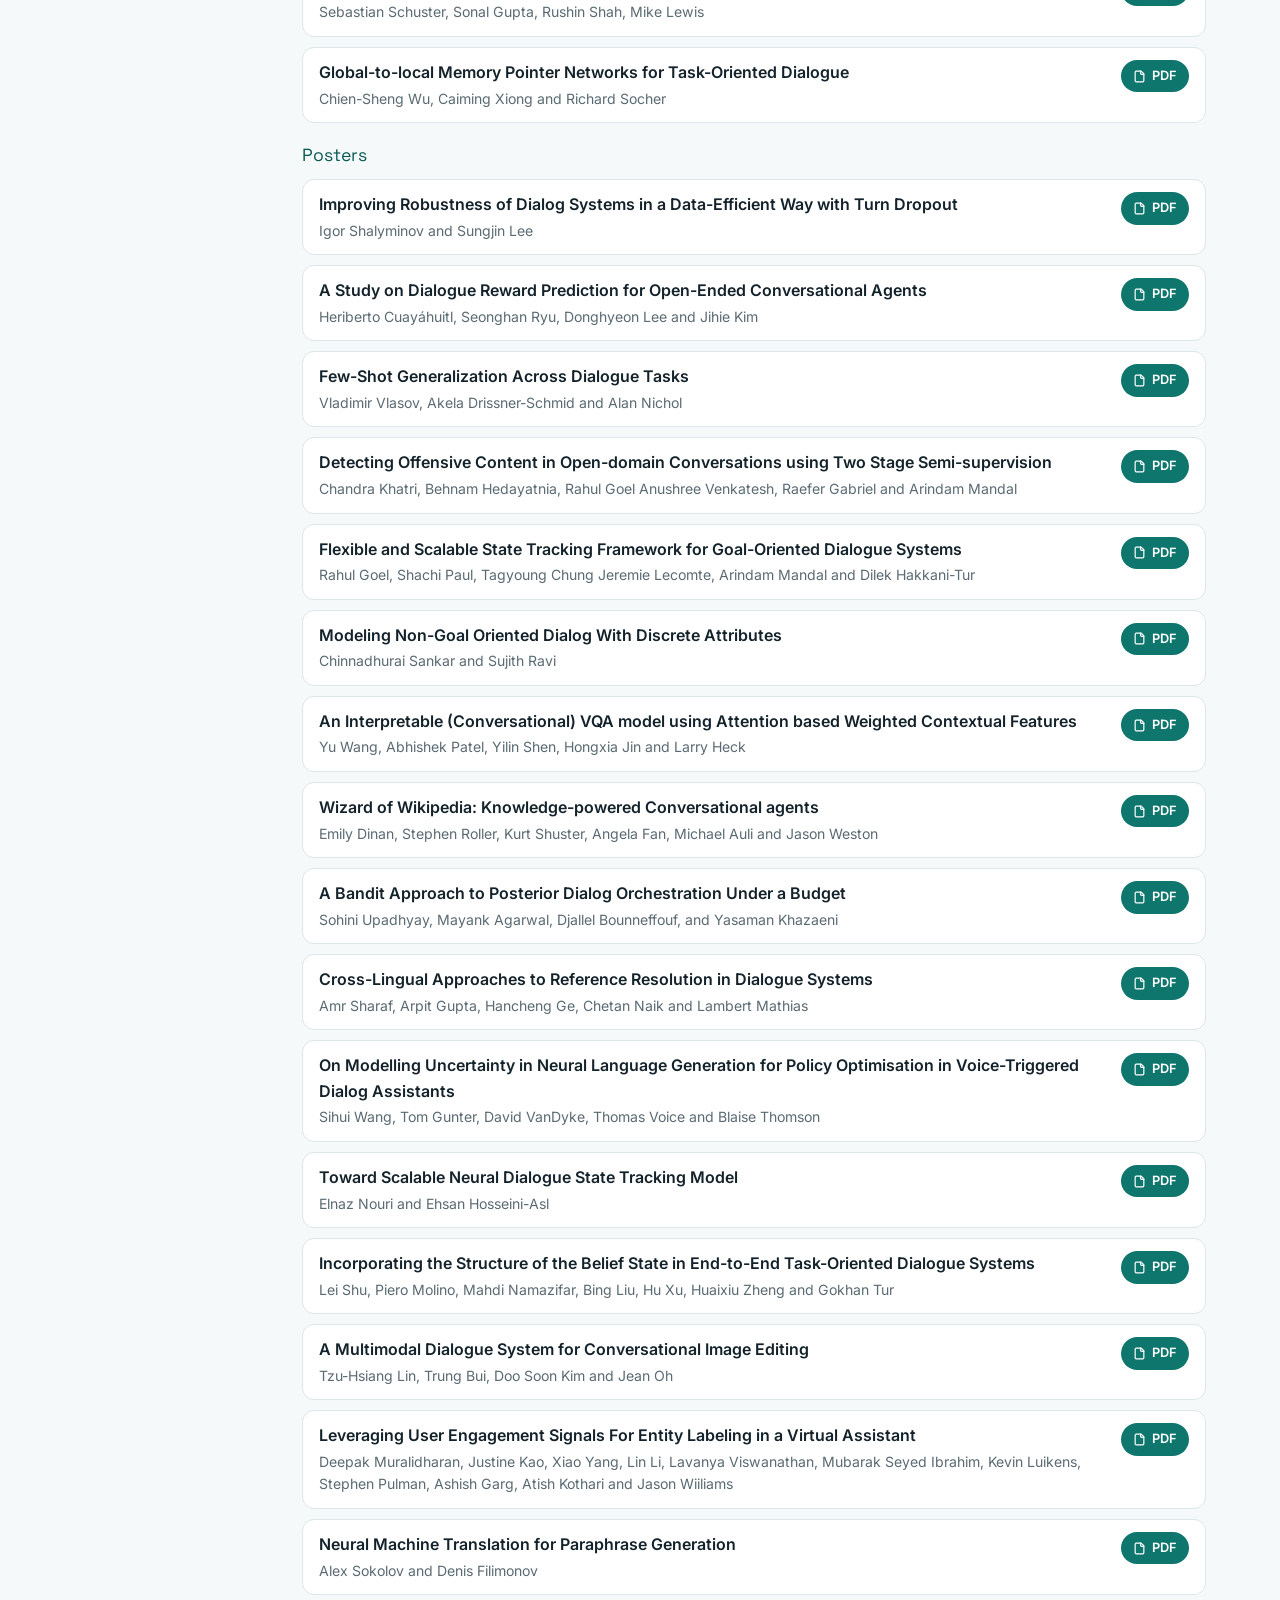
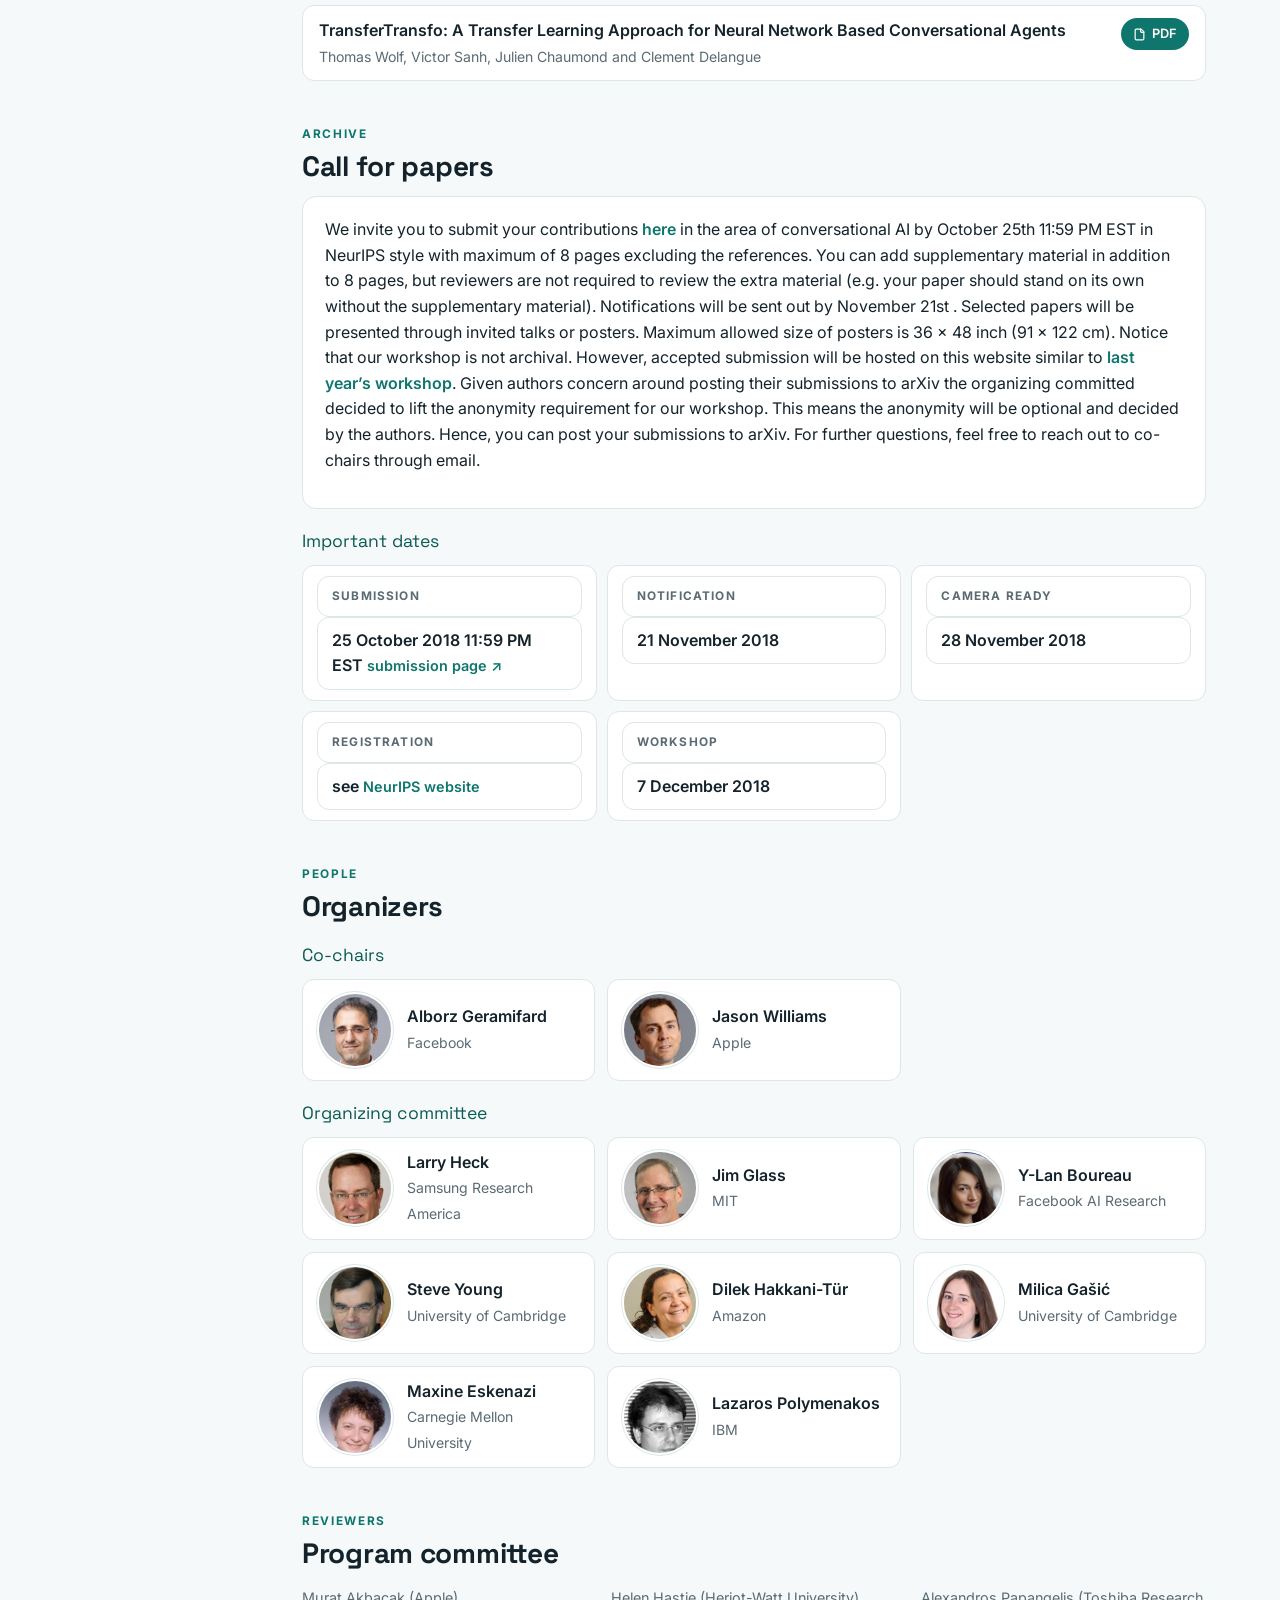
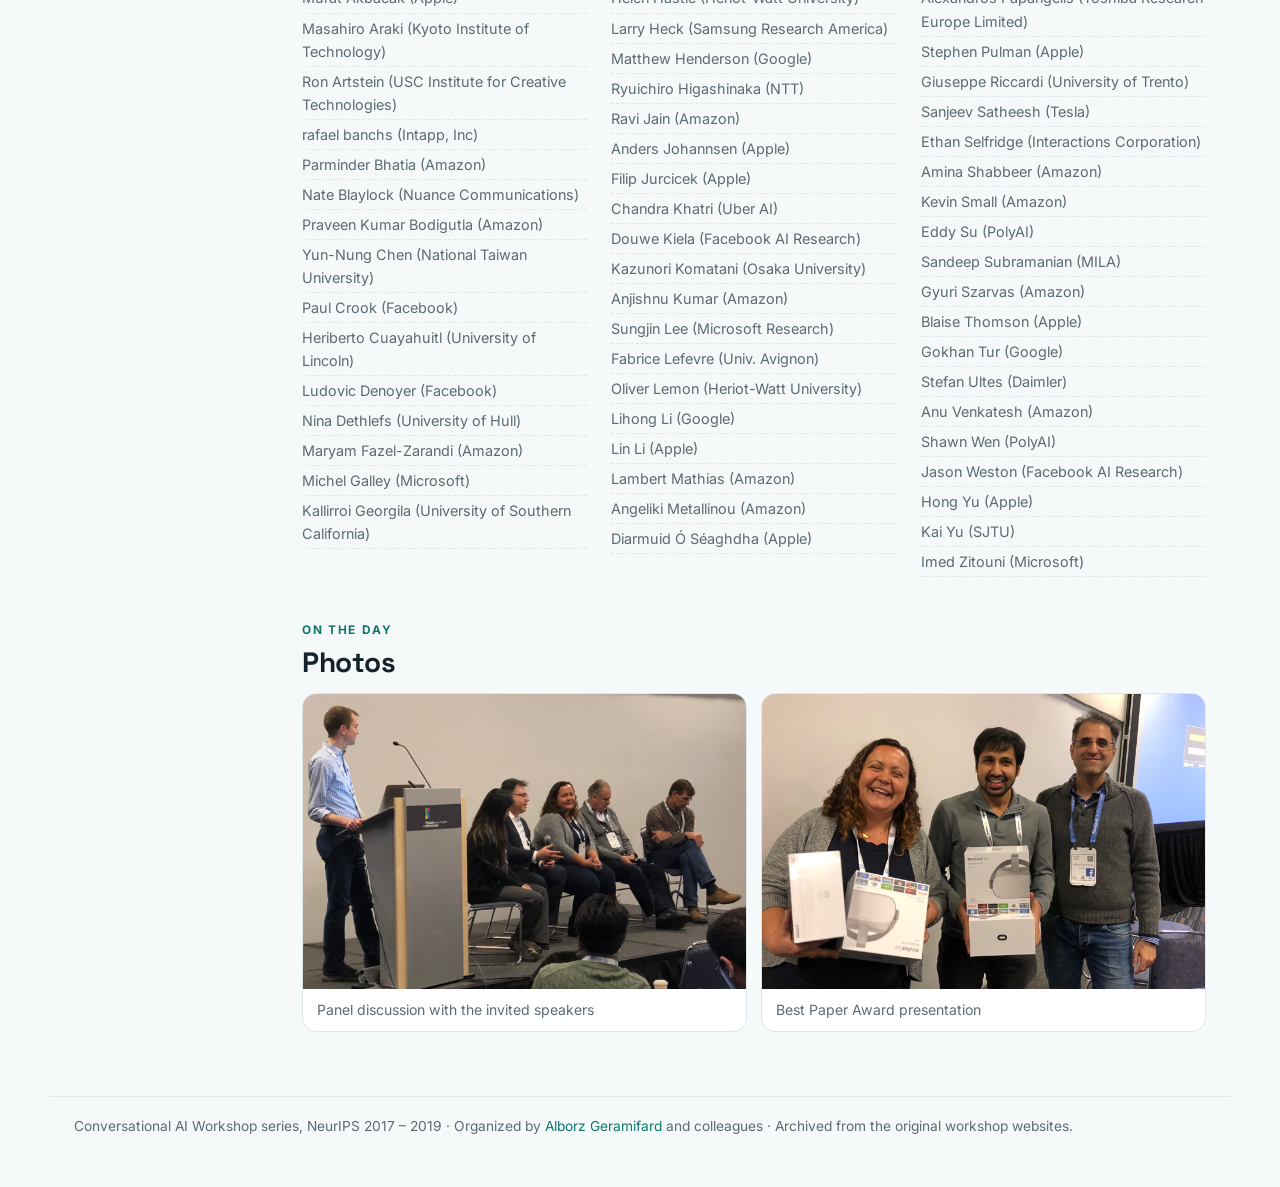
<file: 2018.html>
<!doctype html>
<html lang="en">
<head>
<meta charset="utf-8"><meta name="viewport" content="width=device-width, initial-scale=1">
<title>Conversational AI Workshop · NeurIPS 2018</title>
<meta name="description" content="2nd Conversational AI workshop at NeurIPS 2018: Today's Practice and Tomorrow's Potential.">
<link rel="icon" href="assets/logo.png">
<link rel="canonical" href="https://alborz-geramifard.com/convai-workshop/2018.html">
<meta property="og:type" content="website"><meta property="og:site_name" content="Conversational AI Workshop">
<meta property="og:title" content="Conversational AI Workshop · NeurIPS 2018"><meta property="og:description" content="2nd Conversational AI workshop at NeurIPS 2018: Today's Practice and Tomorrow's Potential.">
<meta property="og:url" content="https://alborz-geramifard.com/convai-workshop/2018.html"><meta property="og:image" content="https://alborz-geramifard.com/convai-workshop/assets/venues/2018.jpg">
<meta name="twitter:card" content="summary_large_image">
<!-- Google tag (gtag.js) -->
<script async src="https://www.googletagmanager.com/gtag/js?id=G-N1V1ZB8K1T"></script>
<script>window.dataLayer=window.dataLayer||[];function gtag(){dataLayer.push(arguments);}gtag('js',new Date());gtag('config','G-N1V1ZB8K1T');</script>
<link rel="preconnect" href="https://fonts.googleapis.com"><link rel="preconnect" href="https://fonts.gstatic.com" crossorigin>
<link href="https://fonts.googleapis.com/css2?family=Inter:wght@400;500;600;700&family=Space+Grotesk:wght@500;600;700&display=swap" rel="stylesheet">
<link rel="stylesheet" href="assets/style.css?v=d6a5a6a0">
</head>
<body>
<header class="banner"><div class="in"><img src="assets/logo.png" alt=""><div class="t">Conversational AI</div></div></header>
<div class="layout">
  <aside class="rail"><ol><li><a href="2019.html"><span class="dot"></span><span><span class="y">2019</span><br><span class="w">Vancouver · December 14</span></span></a></li><li class="on"><a href="2018.html"><span class="dot"></span><span><span class="y">2018</span><br><span class="w">Montréal · December 7</span></span></a></li><li><a href="2017.html"><span class="dot"></span><span><span class="y">2017</span><br><span class="w">Long Beach · December 8</span></span></a></li></ol></aside>
  <main class="main">
    <div class="hero photo" style="background-image:url('assets/venues/2018.jpg');background-position:center">
      <a class="credit" href="https://commons.wikimedia.org/wiki/File%3APalais_des_congr%C3%A8s_de_Montr%C3%A9al_et_sa_fa%C3%A7ade_color%C3%A9e_sign%C3%A9e_Mario_Saia.jpg" target="_blank" rel="noopener">Photo: congresmtl.com (CC BY-SA 2.0)</a>
      <div class="k">NeurIPS 2018 workshop · 2nd edition</div>
      <h1>Conversational AI: Today's Practice and Tomorrow's Potential</h1>
      <div class="meta"><span><svg viewBox="0 0 24 24"><rect x="3" y="4" width="18" height="18" rx="2"/><path d="M16 2v4M8 2v4M3 10h18"/></svg>December 7, 2018</span><span><svg viewBox="0 0 24 24"><path d="M20 10c0 6-8 12-8 12s-8-6-8-12a8 8 0 0 1 16 0z"/><circle cx="12" cy="10" r="3"/></svg><a href="https://www.google.com/maps/place/Montreal+Convention+Centre/@45.505151,-73.559786,15z/data=!4m2!3m1!1s0x0:0x17d4bd31b9103f97" target="_blank" rel="noopener">Palais des Congrès de Montréal, Room 519</a>, Montréal, Canada</span></div>
      <div class="stats"><span>4 invited talks</span><span>42 submissions</span><span>6 oral papers</span><span>23 accepted papers</span><span>58 reviewers</span></div>
    </div>
    <nav class="tabs"><a href="#overview">Overview</a><a href="#speakers">Speakers</a><a href="#schedule">Schedule</a><a href="#papers">Accepted papers</a><a href="#cfp">Call for papers</a><a href="#organizers">Organizers</a><a href="#committee">Program committee</a><a href="#photos">Photos</a></nav>
    <section id="overview"><div class="eyebrow">Overview</div><h2>About the workshop</h2><div class="card desc"><p>In the span of only a few years, conversational systems have become commonplace. Every day, millions of people use natural-language interfaces such as Siri, Google Now, Cortana, Alexa and others via in-home devices, phones, or messaging channels such as Messenger, Slack, Skype, among others. At the same time, interest among the research community in conversational systems has blossomed: for supervised and reinforcement learning, conversational systems often serve as both a benchmark task and an inspiration for new ML methods at conferences which don&#x27;t focus on speech and language per se, such as NeurIPS, ICML, IJCAI, and others. Research community challenge tasks are proliferating, including the seventh Dialog Systems Technology Challenge (DSTC7), the Amazon Alexa prize, and the Conversational Intelligence Challenge live competitions at NeurIPS (2017, 2018).</p><p>Following the overwhelming participation in our <a href="2017.html" target="_blank" rel="noopener">last year NeurIPS workshop</a> (9 invited talks, 26 submissions, 3 orals papers, 13 accepted papers, 37 PC members, and couple of hundreds of participants), we are excited to continue promoting cross-pollination of ideas between academic research centers and industry. The goal of this workshop is to bring together researchers and practitioners in this area, to clarify impactful research problems, share findings from large-scale real-world deployments, and generate new ideas for future lines of research.</p><p>This workshop will include invited talks, contributed work, and open discussion. In these talks, senior technical leaders from both academia and industry will give insights into real usage and challenges at scale. An open call for papers will be issued, and we will prioritize forward-looking papers that propose interesting and impactful contributions. We will end the day with an open discussion, including a panel consisting of academic and industrial researchers.</p></div></section>
    <section id="speakers"><div class="eyebrow">Invited</div><h2>Speakers</h2><div class="people"><div class="person"><img class="face" src="assets/people/mari-ostendorf.png" alt="" loading="lazy"><div><b>Mari Ostendorf</b><span>University of Washington</span></div></div><div class="person"><span class="face ini">AR</span><div><b>Alexander Rudnicky</b><span>Carnegie Mellon University</span></div></div><div class="person"><span class="face ini">RS</span><div><b>Ruhi Sarikaya</b><span>Amazon</span></div></div><div class="person"><img class="face" src="assets/people/lazaros-polymenakos.png" alt="" loading="lazy"><div><b><a href="https://www.linkedin.com/in/lazaros-polymenakos-54983b6/" target="_blank" rel="noopener">Lazaros Polymenakos</a></b><span>IBM</span></div></div></div></section>
    <section id="schedule"><div class="eyebrow">Program</div><h2>Schedule</h2><ul class="sched"><li><span class="t">9:00-9:10</span><span>Opening Remarks (Alborz Geramifard)<span class="l"></span></span></li><li><span class="t">9:10-9:40</span><span>Invited Talk: Modeling the User in Socialbot Conversations (Mari Ostendorf)<span class="l"></span></span></li><li><span class="t">9:40-10:10</span><span>Invited Talk: Friction-Free Contextual Conversational AI (Ruhi Sarikaya)<span class="l"></span></span></li><li><span class="t">10:10-10:30</span><span>Poster Blitz<span class="l"></span></span></li><li class="brk"><span class="t">10:30-11:00</span><span>Coffee Break / Hangup Posters<span class="l"></span></span></li><li><span class="t">11:00-11:20</span><span>Contributed Talk: Cross-lingual Transfer Learning for Multilingual Task Oriented Dialog<span class="l"></span></span></li><li><span class="t">11:20-11:40</span><span>Contributed Talk: DeepCopy: Grounded Response Generation with Hierarchical Pointer Networks ( Winner of Best Paper Award )<span class="l"></span></span></li><li><span class="t">11:40-12:10</span><span>Invited Talk: Conversational moves and blended conversation (Alexander Rudnicky)<span class="l"></span></span></li><li class="brk"><span class="t">12:10-1:50</span><span>Lunch Break<span class="l"></span></span></li><li><span class="t">1:50-2:20</span><span>Invited Talk: Knowledge Grounded End-to-End Dialog (Lazaros Polymenakos)<span class="l"></span></span></li><li><span class="t">2:20-2:40</span><span>Contributed Talk: Improving Semantic Parsing for Task Oriented Dialog<span class="l"></span></span></li><li><span class="t">2:40-3:00</span><span>Contributed Talk: Dialog System Technology Challenge 7<span class="l"></span></span></li><li class="brk"><span class="t">3:00-3:50</span><span>Coffee Break / Poster Session<span class="l"></span></span></li><li><span class="t">3:50-4:10</span><span>Contributed Talk: Global-to-local Memory Pointer Networks for Task-Oriented Dialogue<span class="l"></span></span></li><li><span class="t">4:10-4:30</span><span>Contributed Talk: Can You be More Polite and Positive? Infusing Social Language into Task-Oriented Conversational Agents<span class="l"></span></span></li><li><span class="t">4:30-5:25</span><span>Panel / Open Discussion - All Organizers (submit questions <a href="https://www.tricider.com/brainstorming/2cifvidgPS7" target="_blank" rel="noopener">here</a> )<span class="l"></span></span></li><li><span class="t">5:25-5:30</span><span>Closing Remarks (Jason Williams)<span class="l"></span></span></li></ul></section>
    <section id="papers"><div class="eyebrow">Contributed</div><h2>Accepted papers</h2><p class="note">Congratulations to Semih Yavuz, Abhinav Rastogi, Guan-lin Chao and Dilek Hakkani-Tür for winning our Best Paper Award!</p><div class="sub">Talks</div><ol class="papers"><li><div><div class="pt">Dialog System Technology Challenge 7</div><div class="pa">Koichiro Yoshino, Chiori Hori, Julien Perez, Luis Fernando D’Haro, Lazaros Polymenakos, Chulaka Gunasekara, Walter S. Lasecki, Jonathan K. Kummerfeld, Michel Galley, Chris Brockett, Jianfeng Gao, Bill Dolan, Xiang Gao, Huda Alamari, Tim K. Marks, Devi Parikh and Dhruv Batra</div></div><a class="pdf" href="files/nips18-Conversational-AI/Papers/18convai-DSTC7.pdf" target="_blank" rel="noopener"><svg viewBox="0 0 24 24" width="13" height="13" fill="none" stroke="currentColor" stroke-width="2.2" stroke-linecap="round" stroke-linejoin="round"><path d="M15 2H6a2 2 0 0 0-2 2v16a2 2 0 0 0 2 2h12a2 2 0 0 0 2-2V7Z"/><path d="M14 2v4a2 2 0 0 0 2 2h4"/></svg> PDF</a></li><li><div><div class="pt">Improving Semantic Parsing for Task Oriented Dialog</div><div class="pa">Arash Einolghozati, Panupong Pasupat, Sonal Gupta, Rushin Shah, Mrinal Mohit, Mike Lewis and Luke Zettlemoyer</div></div><a class="pdf" href="files/nips18-Conversational-AI/Papers/18convai-Improving_Semantic_Parsing_for_Task_Oriented_Dialog.pdf" target="_blank" rel="noopener"><svg viewBox="0 0 24 24" width="13" height="13" fill="none" stroke="currentColor" stroke-width="2.2" stroke-linecap="round" stroke-linejoin="round"><path d="M15 2H6a2 2 0 0 0-2 2v16a2 2 0 0 0 2 2h12a2 2 0 0 0 2-2V7Z"/><path d="M14 2v4a2 2 0 0 0 2 2h4"/></svg> PDF</a></li><li><div><div class="pt">DeepCopy: Grounded Response Generation with Hierarchical Pointer Networks<span class="award">Best paper</span></div><div class="pa">Semih Yavuz, Abhinav Rastogi, Guan-lin Chao and Dilek Hakkani-Tür</div></div><a class="pdf" href="files/nips18-Conversational-AI/Papers/18convai-deepcopy.pdf" target="_blank" rel="noopener"><svg viewBox="0 0 24 24" width="13" height="13" fill="none" stroke="currentColor" stroke-width="2.2" stroke-linecap="round" stroke-linejoin="round"><path d="M15 2H6a2 2 0 0 0-2 2v16a2 2 0 0 0 2 2h12a2 2 0 0 0 2-2V7Z"/><path d="M14 2v4a2 2 0 0 0 2 2h4"/></svg> PDF</a></li><li><div><div class="pt">Can You be More Polite and Positive? Infusing Social Language into Task-Oriented Conversational Agents</div><div class="pa">Yi-Chia Wang, Runze Wang, Gokhan Tur, Hugh Williams</div></div><a class="pdf" href="files/nips18-Conversational-AI/Papers/18convai-Can you be more polite.pdf" target="_blank" rel="noopener"><svg viewBox="0 0 24 24" width="13" height="13" fill="none" stroke="currentColor" stroke-width="2.2" stroke-linecap="round" stroke-linejoin="round"><path d="M15 2H6a2 2 0 0 0-2 2v16a2 2 0 0 0 2 2h12a2 2 0 0 0 2-2V7Z"/><path d="M14 2v4a2 2 0 0 0 2 2h4"/></svg> PDF</a></li><li><div><div class="pt">Cross-lingual Transfer Learning for Multilingual Task Oriented Dialog</div><div class="pa">Sebastian Schuster, Sonal Gupta, Rushin Shah, Mike Lewis</div></div><a class="pdf" href="files/nips18-Conversational-AI/Papers/18convai-Cross-Lingual Transfer Learning.pdf" target="_blank" rel="noopener"><svg viewBox="0 0 24 24" width="13" height="13" fill="none" stroke="currentColor" stroke-width="2.2" stroke-linecap="round" stroke-linejoin="round"><path d="M15 2H6a2 2 0 0 0-2 2v16a2 2 0 0 0 2 2h12a2 2 0 0 0 2-2V7Z"/><path d="M14 2v4a2 2 0 0 0 2 2h4"/></svg> PDF</a></li><li><div><div class="pt">Global-to-local Memory Pointer Networks for Task-Oriented Dialogue</div><div class="pa">Chien-Sheng Wu, Caiming Xiong and Richard Socher</div></div><a class="pdf" href="files/nips18-Conversational-AI/Papers/18convai-Global-to-local Memory Pointer.pdf" target="_blank" rel="noopener"><svg viewBox="0 0 24 24" width="13" height="13" fill="none" stroke="currentColor" stroke-width="2.2" stroke-linecap="round" stroke-linejoin="round"><path d="M15 2H6a2 2 0 0 0-2 2v16a2 2 0 0 0 2 2h12a2 2 0 0 0 2-2V7Z"/><path d="M14 2v4a2 2 0 0 0 2 2h4"/></svg> PDF</a></li></ol><div class="sub">Posters</div><ol class="papers"><li><div><div class="pt">Improving Robustness of Dialog Systems in a Data-Efficient Way with Turn Dropout</div><div class="pa">Igor Shalyminov and Sungjin Lee</div></div><a class="pdf" href="files/nips18-Conversational-AI/Papers/18convai-Improving Robustness of Neural Dialog Systems.pdf" target="_blank" rel="noopener"><svg viewBox="0 0 24 24" width="13" height="13" fill="none" stroke="currentColor" stroke-width="2.2" stroke-linecap="round" stroke-linejoin="round"><path d="M15 2H6a2 2 0 0 0-2 2v16a2 2 0 0 0 2 2h12a2 2 0 0 0 2-2V7Z"/><path d="M14 2v4a2 2 0 0 0 2 2h4"/></svg> PDF</a></li><li><div><div class="pt">A Study on Dialogue Reward Prediction for Open-Ended Conversational Agents</div><div class="pa">Heriberto Cuayáhuitl, Seonghan Ryu, Donghyeon Lee and Jihie Kim</div></div><a class="pdf" href="files/nips18-Conversational-AI/Papers/18convai-a study on dialoug reward prediction.pdf" target="_blank" rel="noopener"><svg viewBox="0 0 24 24" width="13" height="13" fill="none" stroke="currentColor" stroke-width="2.2" stroke-linecap="round" stroke-linejoin="round"><path d="M15 2H6a2 2 0 0 0-2 2v16a2 2 0 0 0 2 2h12a2 2 0 0 0 2-2V7Z"/><path d="M14 2v4a2 2 0 0 0 2 2h4"/></svg> PDF</a></li><li><div><div class="pt">Few-Shot Generalization Across Dialogue Tasks</div><div class="pa">Vladimir Vlasov, Akela Drissner-Schmid and Alan Nichol</div></div><a class="pdf" href="files/nips18-Conversational-AI/Papers/18convai-few shot generalization.pdf" target="_blank" rel="noopener"><svg viewBox="0 0 24 24" width="13" height="13" fill="none" stroke="currentColor" stroke-width="2.2" stroke-linecap="round" stroke-linejoin="round"><path d="M15 2H6a2 2 0 0 0-2 2v16a2 2 0 0 0 2 2h12a2 2 0 0 0 2-2V7Z"/><path d="M14 2v4a2 2 0 0 0 2 2h4"/></svg> PDF</a></li><li><div><div class="pt">Detecting Offensive Content in Open-domain Conversations using Two Stage Semi-supervision</div><div class="pa">Chandra Khatri, Behnam Hedayatnia, Rahul Goel Anushree Venkatesh, Raefer Gabriel and Arindam Mandal</div></div><a class="pdf" href="files/nips18-Conversational-AI/Papers/18convai-detecting offensive.pdf" target="_blank" rel="noopener"><svg viewBox="0 0 24 24" width="13" height="13" fill="none" stroke="currentColor" stroke-width="2.2" stroke-linecap="round" stroke-linejoin="round"><path d="M15 2H6a2 2 0 0 0-2 2v16a2 2 0 0 0 2 2h12a2 2 0 0 0 2-2V7Z"/><path d="M14 2v4a2 2 0 0 0 2 2h4"/></svg> PDF</a></li><li><div><div class="pt">Flexible and Scalable State Tracking Framework for Goal-Oriented Dialogue Systems</div><div class="pa">Rahul Goel, Shachi Paul, Tagyoung Chung Jeremie Lecomte, Arindam Mandal and Dilek Hakkani-Tur</div></div><a class="pdf" href="files/nips18-Conversational-AI/Papers/18convai-Flexible and Scalable State Tracking.pdf" target="_blank" rel="noopener"><svg viewBox="0 0 24 24" width="13" height="13" fill="none" stroke="currentColor" stroke-width="2.2" stroke-linecap="round" stroke-linejoin="round"><path d="M15 2H6a2 2 0 0 0-2 2v16a2 2 0 0 0 2 2h12a2 2 0 0 0 2-2V7Z"/><path d="M14 2v4a2 2 0 0 0 2 2h4"/></svg> PDF</a></li><li><div><div class="pt">Modeling Non-Goal Oriented Dialog With Discrete Attributes</div><div class="pa">Chinnadhurai Sankar and Sujith Ravi</div></div><a class="pdf" href="files/nips18-Conversational-AI/Papers/18convai-Modeling non-Goal Oriented.pdf" target="_blank" rel="noopener"><svg viewBox="0 0 24 24" width="13" height="13" fill="none" stroke="currentColor" stroke-width="2.2" stroke-linecap="round" stroke-linejoin="round"><path d="M15 2H6a2 2 0 0 0-2 2v16a2 2 0 0 0 2 2h12a2 2 0 0 0 2-2V7Z"/><path d="M14 2v4a2 2 0 0 0 2 2h4"/></svg> PDF</a></li><li><div><div class="pt">An Interpretable (Conversational) VQA model using Attention based Weighted Contextual Features</div><div class="pa">Yu Wang, Abhishek Patel, Yilin Shen, Hongxia Jin and Larry Heck</div></div><a class="pdf" href="files/nips18-Conversational-AI/Papers/18convai-An Interpretable (Conversational) VQA.pdf" target="_blank" rel="noopener"><svg viewBox="0 0 24 24" width="13" height="13" fill="none" stroke="currentColor" stroke-width="2.2" stroke-linecap="round" stroke-linejoin="round"><path d="M15 2H6a2 2 0 0 0-2 2v16a2 2 0 0 0 2 2h12a2 2 0 0 0 2-2V7Z"/><path d="M14 2v4a2 2 0 0 0 2 2h4"/></svg> PDF</a></li><li><div><div class="pt">Wizard of Wikipedia: Knowledge-powered Conversational agents</div><div class="pa">Emily Dinan, Stephen Roller, Kurt Shuster, Angela Fan, Michael Auli and Jason Weston</div></div><a class="pdf" href="files/nips18-Conversational-AI/Papers/18convai-Wizard of Wikipedia.pdf" target="_blank" rel="noopener"><svg viewBox="0 0 24 24" width="13" height="13" fill="none" stroke="currentColor" stroke-width="2.2" stroke-linecap="round" stroke-linejoin="round"><path d="M15 2H6a2 2 0 0 0-2 2v16a2 2 0 0 0 2 2h12a2 2 0 0 0 2-2V7Z"/><path d="M14 2v4a2 2 0 0 0 2 2h4"/></svg> PDF</a></li><li><div><div class="pt">A Bandit Approach to Posterior Dialog Orchestration Under a Budget</div><div class="pa">Sohini Upadhyay, Mayank Agarwal, Djallel Bounneffouf, and Yasaman Khazaeni</div></div><a class="pdf" href="files/nips18-Conversational-AI/Papers/18convai-A bandit approach.pdf" target="_blank" rel="noopener"><svg viewBox="0 0 24 24" width="13" height="13" fill="none" stroke="currentColor" stroke-width="2.2" stroke-linecap="round" stroke-linejoin="round"><path d="M15 2H6a2 2 0 0 0-2 2v16a2 2 0 0 0 2 2h12a2 2 0 0 0 2-2V7Z"/><path d="M14 2v4a2 2 0 0 0 2 2h4"/></svg> PDF</a></li><li><div><div class="pt">Cross-Lingual Approaches to Reference Resolution in Dialogue Systems</div><div class="pa">Amr Sharaf, Arpit Gupta, Hancheng Ge, Chetan Naik and Lambert Mathias</div></div><a class="pdf" href="files/nips18-Conversational-AI/Papers/18convai-Cross lingual approaches.pdf" target="_blank" rel="noopener"><svg viewBox="0 0 24 24" width="13" height="13" fill="none" stroke="currentColor" stroke-width="2.2" stroke-linecap="round" stroke-linejoin="round"><path d="M15 2H6a2 2 0 0 0-2 2v16a2 2 0 0 0 2 2h12a2 2 0 0 0 2-2V7Z"/><path d="M14 2v4a2 2 0 0 0 2 2h4"/></svg> PDF</a></li><li><div><div class="pt">On Modelling Uncertainty in Neural Language Generation for Policy Optimisation in Voice-Triggered Dialog Assistants</div><div class="pa">Sihui Wang, Tom Gunter, David VanDyke, Thomas Voice and Blaise Thomson</div></div><a class="pdf" href="files/nips18-Conversational-AI/Papers/18convai-On Modelling Uncertainty.pdf" target="_blank" rel="noopener"><svg viewBox="0 0 24 24" width="13" height="13" fill="none" stroke="currentColor" stroke-width="2.2" stroke-linecap="round" stroke-linejoin="round"><path d="M15 2H6a2 2 0 0 0-2 2v16a2 2 0 0 0 2 2h12a2 2 0 0 0 2-2V7Z"/><path d="M14 2v4a2 2 0 0 0 2 2h4"/></svg> PDF</a></li><li><div><div class="pt">Toward Scalable Neural Dialogue State Tracking Model</div><div class="pa">Elnaz Nouri and Ehsan Hosseini-Asl</div></div><a class="pdf" href="files/nips18-Conversational-AI/Papers/18convai-Toward_Scalable_Neural_Dialogue_State_Tracking_Model.pdf" target="_blank" rel="noopener"><svg viewBox="0 0 24 24" width="13" height="13" fill="none" stroke="currentColor" stroke-width="2.2" stroke-linecap="round" stroke-linejoin="round"><path d="M15 2H6a2 2 0 0 0-2 2v16a2 2 0 0 0 2 2h12a2 2 0 0 0 2-2V7Z"/><path d="M14 2v4a2 2 0 0 0 2 2h4"/></svg> PDF</a></li><li><div><div class="pt">Incorporating the Structure of the Belief State in End-to-End Task-Oriented Dialogue Systems</div><div class="pa">Lei Shu, Piero Molino, Mahdi Namazifar, Bing Liu, Hu Xu, Huaixiu Zheng and Gokhan Tur</div></div><a class="pdf" href="files/nips18-Conversational-AI/Papers/18convai-Incorporating the Structure.pdf" target="_blank" rel="noopener"><svg viewBox="0 0 24 24" width="13" height="13" fill="none" stroke="currentColor" stroke-width="2.2" stroke-linecap="round" stroke-linejoin="round"><path d="M15 2H6a2 2 0 0 0-2 2v16a2 2 0 0 0 2 2h12a2 2 0 0 0 2-2V7Z"/><path d="M14 2v4a2 2 0 0 0 2 2h4"/></svg> PDF</a></li><li><div><div class="pt">A Multimodal Dialogue System for Conversational Image Editing</div><div class="pa">Tzu-Hsiang Lin, Trung Bui, Doo Soon Kim and Jean Oh</div></div><a class="pdf" href="files/nips18-Conversational-AI/Papers/18convai-A Multimodal Dialogue System.pdf" target="_blank" rel="noopener"><svg viewBox="0 0 24 24" width="13" height="13" fill="none" stroke="currentColor" stroke-width="2.2" stroke-linecap="round" stroke-linejoin="round"><path d="M15 2H6a2 2 0 0 0-2 2v16a2 2 0 0 0 2 2h12a2 2 0 0 0 2-2V7Z"/><path d="M14 2v4a2 2 0 0 0 2 2h4"/></svg> PDF</a></li><li><div><div class="pt">Leveraging User Engagement Signals For Entity Labeling in a Virtual Assistant</div><div class="pa">Deepak Muralidharan, Justine Kao, Xiao Yang, Lin Li, Lavanya Viswanathan, Mubarak Seyed Ibrahim, Kevin Luikens, Stephen Pulman, Ashish Garg, Atish Kothari and Jason Wiiliams</div></div><a class="pdf" href="files/nips18-Conversational-AI/Papers/18convai-Leveraging User Engagement.pdf" target="_blank" rel="noopener"><svg viewBox="0 0 24 24" width="13" height="13" fill="none" stroke="currentColor" stroke-width="2.2" stroke-linecap="round" stroke-linejoin="round"><path d="M15 2H6a2 2 0 0 0-2 2v16a2 2 0 0 0 2 2h12a2 2 0 0 0 2-2V7Z"/><path d="M14 2v4a2 2 0 0 0 2 2h4"/></svg> PDF</a></li><li><div><div class="pt">Neural Machine Translation for Paraphrase Generation</div><div class="pa">Alex Sokolov and Denis Filimonov</div></div><a class="pdf" href="files/nips18-Conversational-AI/Papers/18convai-Neural Machine Translation.pdf" target="_blank" rel="noopener"><svg viewBox="0 0 24 24" width="13" height="13" fill="none" stroke="currentColor" stroke-width="2.2" stroke-linecap="round" stroke-linejoin="round"><path d="M15 2H6a2 2 0 0 0-2 2v16a2 2 0 0 0 2 2h12a2 2 0 0 0 2-2V7Z"/><path d="M14 2v4a2 2 0 0 0 2 2h4"/></svg> PDF</a></li><li><div><div class="pt">TransferTransfo: A Transfer Learning Approach for Neural Network Based Conversational Agents</div><div class="pa">Thomas Wolf, Victor Sanh, Julien Chaumond and Clement Delangue</div></div><a class="pdf" href="files/nips18-Conversational-AI/Papers/18convai-TransferTransfo.pdf" target="_blank" rel="noopener"><svg viewBox="0 0 24 24" width="13" height="13" fill="none" stroke="currentColor" stroke-width="2.2" stroke-linecap="round" stroke-linejoin="round"><path d="M15 2H6a2 2 0 0 0-2 2v16a2 2 0 0 0 2 2h12a2 2 0 0 0 2-2V7Z"/><path d="M14 2v4a2 2 0 0 0 2 2h4"/></svg> PDF</a></li></ol></section>
    <section id="cfp"><div class="eyebrow">Archive</div><h2>Call for papers</h2><div class="card desc"><p>We invite you to submit your contributions <a href="https://cmt3.research.microsoft.com/CONVERSATIONALAI2018" target="_blank" rel="noopener">here</a> in the area of conversational AI by October 25th 11:59 PM EST in NeurIPS style with maximum of 8 pages excluding the references. You can add supplementary material in addition to 8 pages, but reviewers are not required to review the extra material (e.g. your paper should stand on its own without the supplementary material). Notifications will be sent out by November 21st . Selected papers will be presented through invited talks or posters. Maximum allowed size of posters is 36 x 48 inch (91 x 122 cm). Notice that our workshop is not archival. However, accepted submission will be hosted on this website similar to <a href="2017.html" target="_blank" rel="noopener">last year’s workshop</a>. Given authors concern around posting their submissions to arXiv the organizing committed decided to lift the anonymity requirement for our workshop. This means the anonymity will be optional and decided by the authors. Hence, you can post your submissions to arXiv. For further questions, feel free to reach out to co-chairs through email.</p></div><div class="sub">Important dates</div><div class="dates"><div><div class="dl">Submission</div><div class="dv">25 October 2018 11:59 PM EST <a href="https://cmt3.research.microsoft.com/CONVERSATIONALAI2018" target="_blank" rel="noopener">submission page ↗</a></div></div><div><div class="dl">Notification</div><div class="dv">21 November 2018</div></div><div><div class="dl">Camera Ready</div><div class="dv">28 November 2018</div></div><div><div class="dl">Registration</div><div class="dv">see <a href="http://nips.cc/" target="_blank" rel="noopener">NeurIPS website</a></div></div><div><div class="dl">Workshop</div><div class="dv">7 December 2018</div></div></div></section>
    <section id="organizers"><div class="eyebrow">People</div><h2>Organizers</h2><div class="sub">Co-chairs</div><div class="people"><div class="person"><img class="face" src="assets/people/alborz-geramifard.png" alt="" loading="lazy"><div><b><a href="http://alborz-geramifard.com" target="_blank" rel="noopener">Alborz Geramifard</a></b><span>Facebook</span></div></div><div class="person"><img class="face" src="assets/people/jason-williams.png" alt="" loading="lazy"><div><b><a href="https://scholar.google.com/citations?user=CcLxiyMAAAAJ&amp;hl=en" target="_blank" rel="noopener">Jason Williams</a></b><span>Apple</span></div></div></div><div class="sub">Organizing committee</div><div class="people"><div class="person"><img class="face" src="assets/people/larry-heck.png" alt="" loading="lazy"><div><b><a href="https://scholar.google.com/citations?user=33ZWJmEAAAAJ&amp;hl=en" target="_blank" rel="noopener">Larry Heck</a></b><span>Samsung Research America</span></div></div><div class="person"><img class="face" src="assets/people/jim-glass.png" alt="" loading="lazy"><div><b><a href="http://groups.csail.mit.edu/sls/people/glass.shtml" target="_blank" rel="noopener">Jim Glass</a></b><span>MIT</span></div></div><div class="person"><img class="face" src="assets/people/y-lan-boureau.png" alt="" loading="lazy"><div><b><a href="https://research.fb.com/people/boureau-y-lan/" target="_blank" rel="noopener">Y-Lan Boureau</a></b><span>Facebook AI Research</span></div></div><div class="person"><img class="face" src="assets/people/steve-young.png" alt="" loading="lazy"><div><b><a href="http://mi.eng.cam.ac.uk/~sjy/" target="_blank" rel="noopener">Steve Young</a></b><span>University of Cambridge</span></div></div><div class="person"><img class="face" src="assets/people/dilek-hakkani-tur.png" alt="" loading="lazy"><div><b><a href="https://scholar.google.com/citations?user=GMcL_9kAAAAJ&amp;hl=en" target="_blank" rel="noopener">Dilek Hakkani-Tür</a></b><span>Amazon</span></div></div><div class="person"><img class="face" src="assets/people/milica-gasic.png" alt="" loading="lazy"><div><b><a href="http://mi.eng.cam.ac.uk/~mg436/" target="_blank" rel="noopener">Milica Gašić</a></b><span>University of Cambridge</span></div></div><div class="person"><img class="face" src="assets/people/maxine-eskenazi.png" alt="" loading="lazy"><div><b><a href="http://www.cs.cmu.edu/~max/" target="_blank" rel="noopener">Maxine Eskenazi</a></b><span>Carnegie Mellon University</span></div></div><div class="person"><img class="face" src="assets/people/lazaros-polymenakos.png" alt="" loading="lazy"><div><b><a href="https://www.linkedin.com/in/lazaros-polymenakos-54983b6/" target="_blank" rel="noopener">Lazaros Polymenakos</a></b><span>IBM</span></div></div></div></section>
    <section id="committee"><div class="eyebrow">Reviewers</div><h2>Program committee</h2><div class="pc"><div>Murat Akbacak (Apple)</div><div>Masahiro Araki (Kyoto Institute of Technology)</div><div>Ron Artstein (USC Institute for Creative Technologies)</div><div>rafael banchs (Intapp, Inc)</div><div>Parminder Bhatia (Amazon)</div><div>Nate Blaylock (Nuance Communications)</div><div>Praveen Kumar Bodigutla (Amazon)</div><div>Yun-Nung Chen (National Taiwan University)</div><div>Paul Crook (Facebook)</div><div>Heriberto Cuayahuitl (University of Lincoln)</div><div>Ludovic Denoyer (Facebook)</div><div>Nina Dethlefs (University of Hull)</div><div>Maryam Fazel-Zarandi (Amazon)</div><div>Michel Galley (Microsoft)</div><div>Kallirroi Georgila (University of Southern California)</div><div>Helen Hastie (Heriot-Watt University)</div><div>Larry Heck (Samsung Research America)</div><div>Matthew Henderson (Google)</div><div>Ryuichiro Higashinaka (NTT)</div><div>Ravi Jain (Amazon)</div><div>Anders Johannsen (Apple)</div><div>Filip Jurcicek (Apple)</div><div>Chandra Khatri (Uber AI)</div><div>Douwe Kiela (Facebook AI Research)</div><div>Kazunori Komatani (Osaka University)</div><div>Anjishnu Kumar (Amazon)</div><div>Sungjin Lee (Microsoft Research)</div><div>Fabrice Lefevre (Univ. Avignon)</div><div>Oliver Lemon (Heriot-Watt University)</div><div>Lihong Li (Google)</div><div>Lin Li (Apple)</div><div>Lambert Mathias (Amazon)</div><div>Angeliki Metallinou (Amazon)</div><div>Diarmuid Ó Séaghdha (Apple)</div><div>Alexandros Papangelis (Toshiba Research Europe Limited)</div><div>Stephen Pulman (Apple)</div><div>Giuseppe Riccardi (University of Trento)</div><div>Sanjeev Satheesh (Tesla)</div><div>Ethan Selfridge (Interactions Corporation)</div><div>Amina Shabbeer (Amazon)</div><div>Kevin Small (Amazon)</div><div>Eddy Su (PolyAI)</div><div>Sandeep Subramanian (MILA)</div><div>Gyuri Szarvas (Amazon)</div><div>Blaise Thomson (Apple)</div><div>Gokhan Tur (Google)</div><div>Stefan Ultes (Daimler)</div><div>Anu Venkatesh (Amazon)</div><div>Shawn Wen (PolyAI)</div><div>Jason Weston (Facebook AI Research)</div><div>Hong Yu (Apple)</div><div>Kai Yu (SJTU)</div><div>Imed Zitouni (Microsoft)</div></div></section>
    <section id="photos"><div class="eyebrow">On the day</div><h2>Photos</h2><div class="gallery"><figure><img src="assets/photos/2018-panel.png" alt="Panel discussion with the invited speakers" loading="lazy"><figcaption>Panel discussion with the invited speakers</figcaption></figure><figure><img src="assets/photos/2018-best-paper.png" alt="Best Paper Award presentation" loading="lazy"><figcaption>Best Paper Award presentation</figcaption></figure></div></section>
  </main>
</div>
<footer>Conversational AI Workshop series, NeurIPS 2017 – 2019 · Organized by <a href="https://alborz-geramifard.com">Alborz Geramifard</a> and colleagues · Archived from the original workshop websites.</footer>
</body>
</html>
</file>
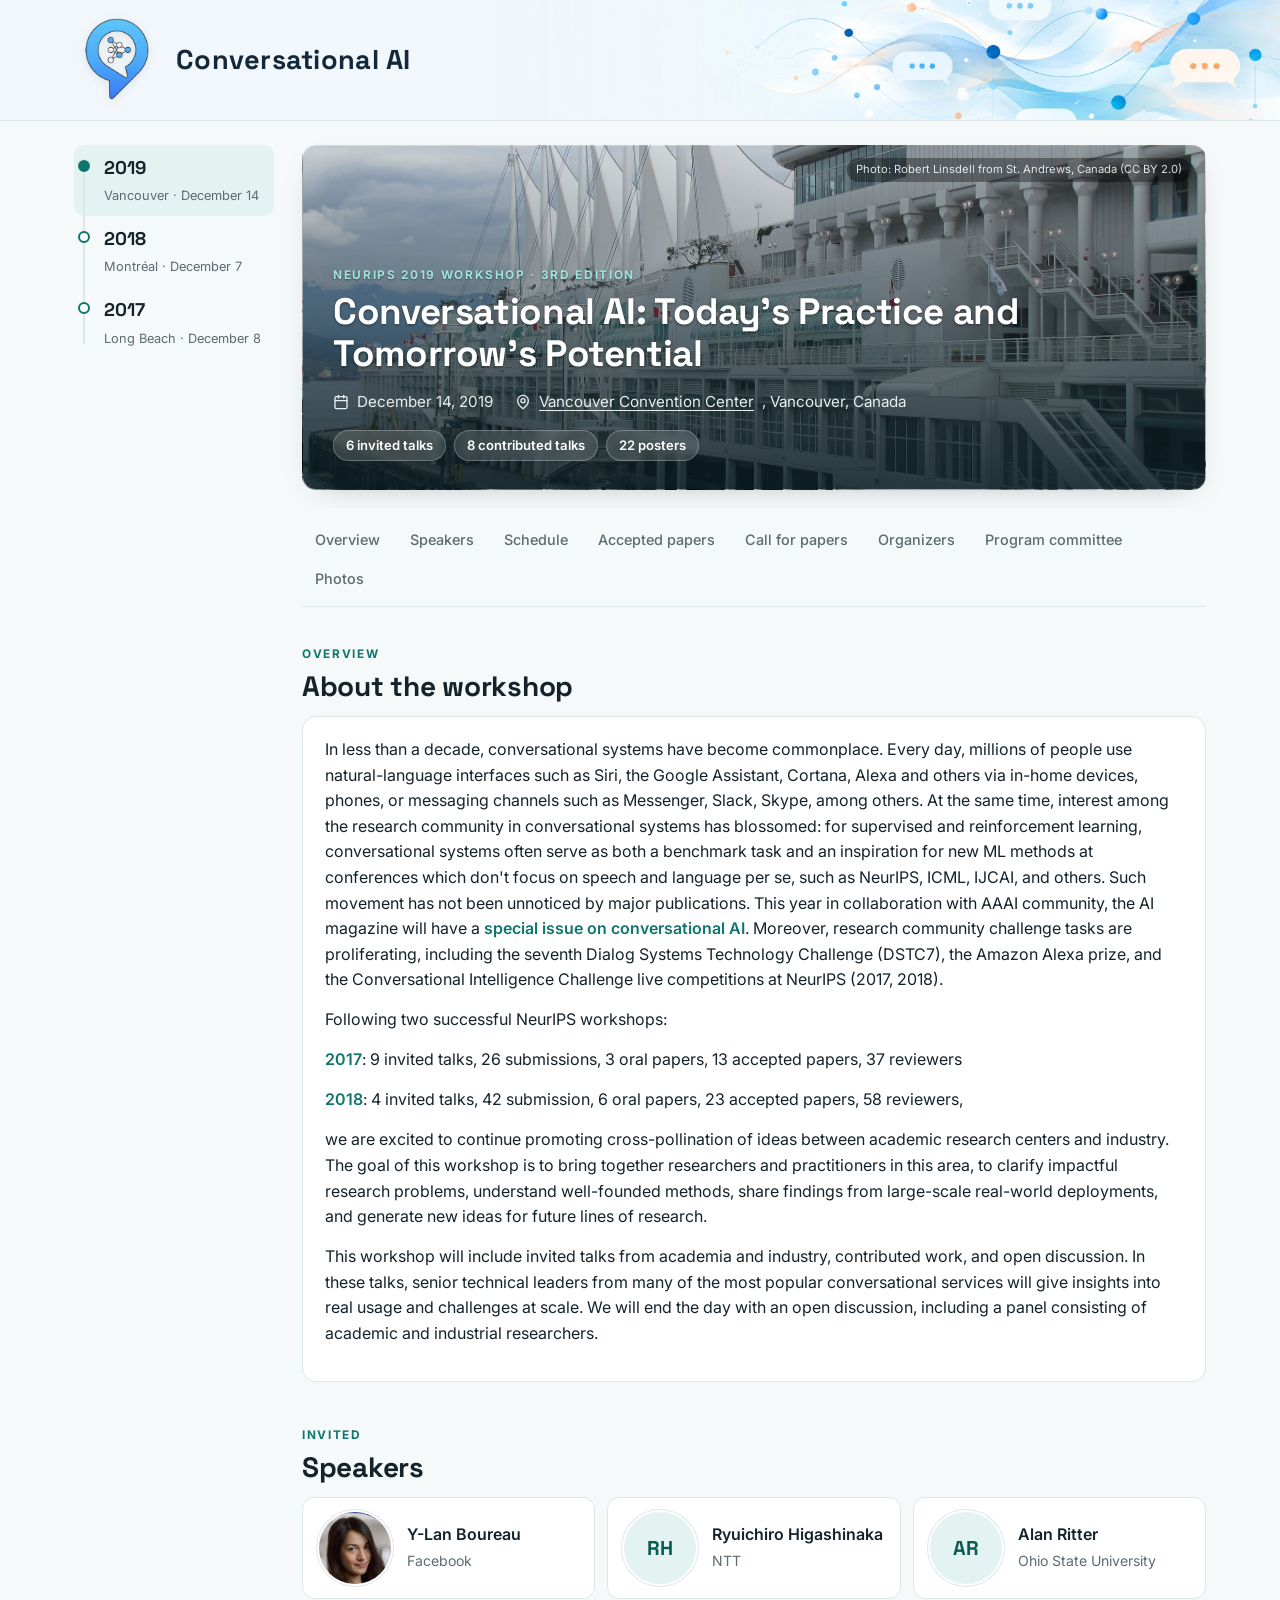
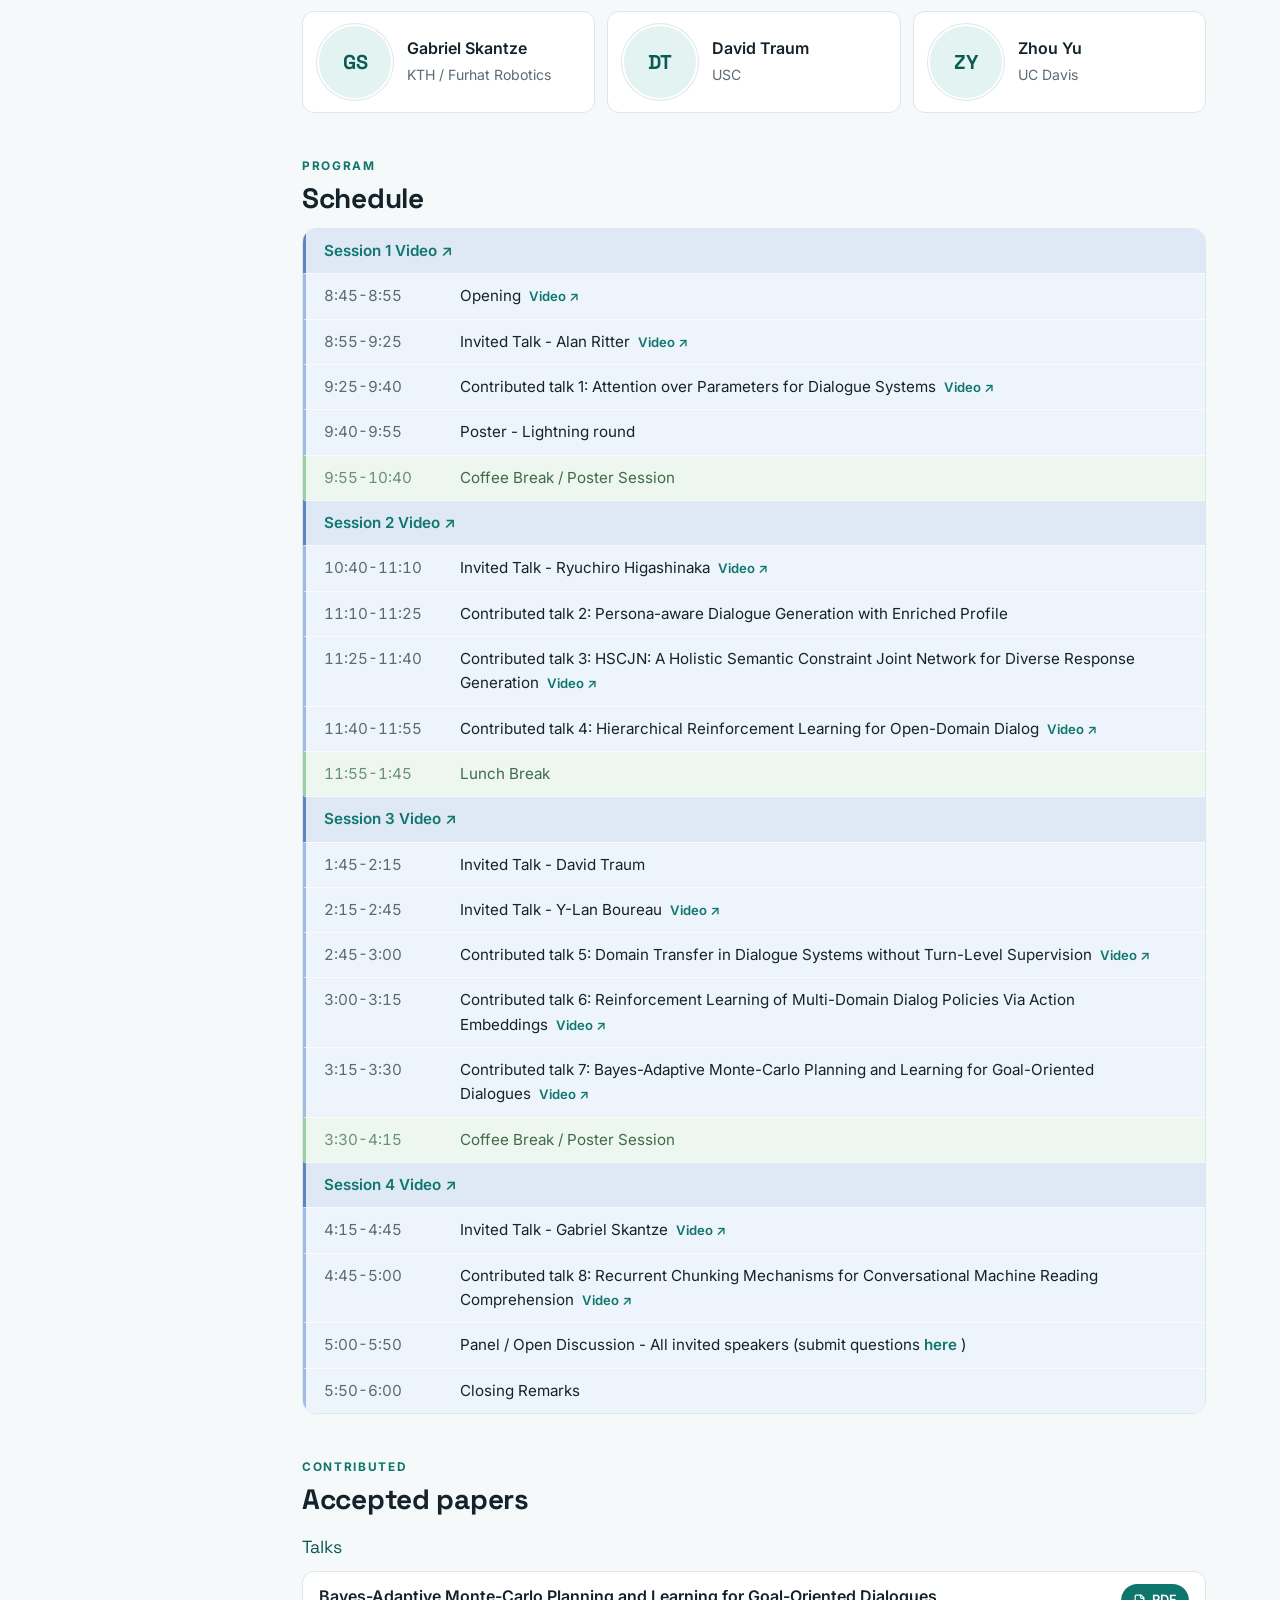
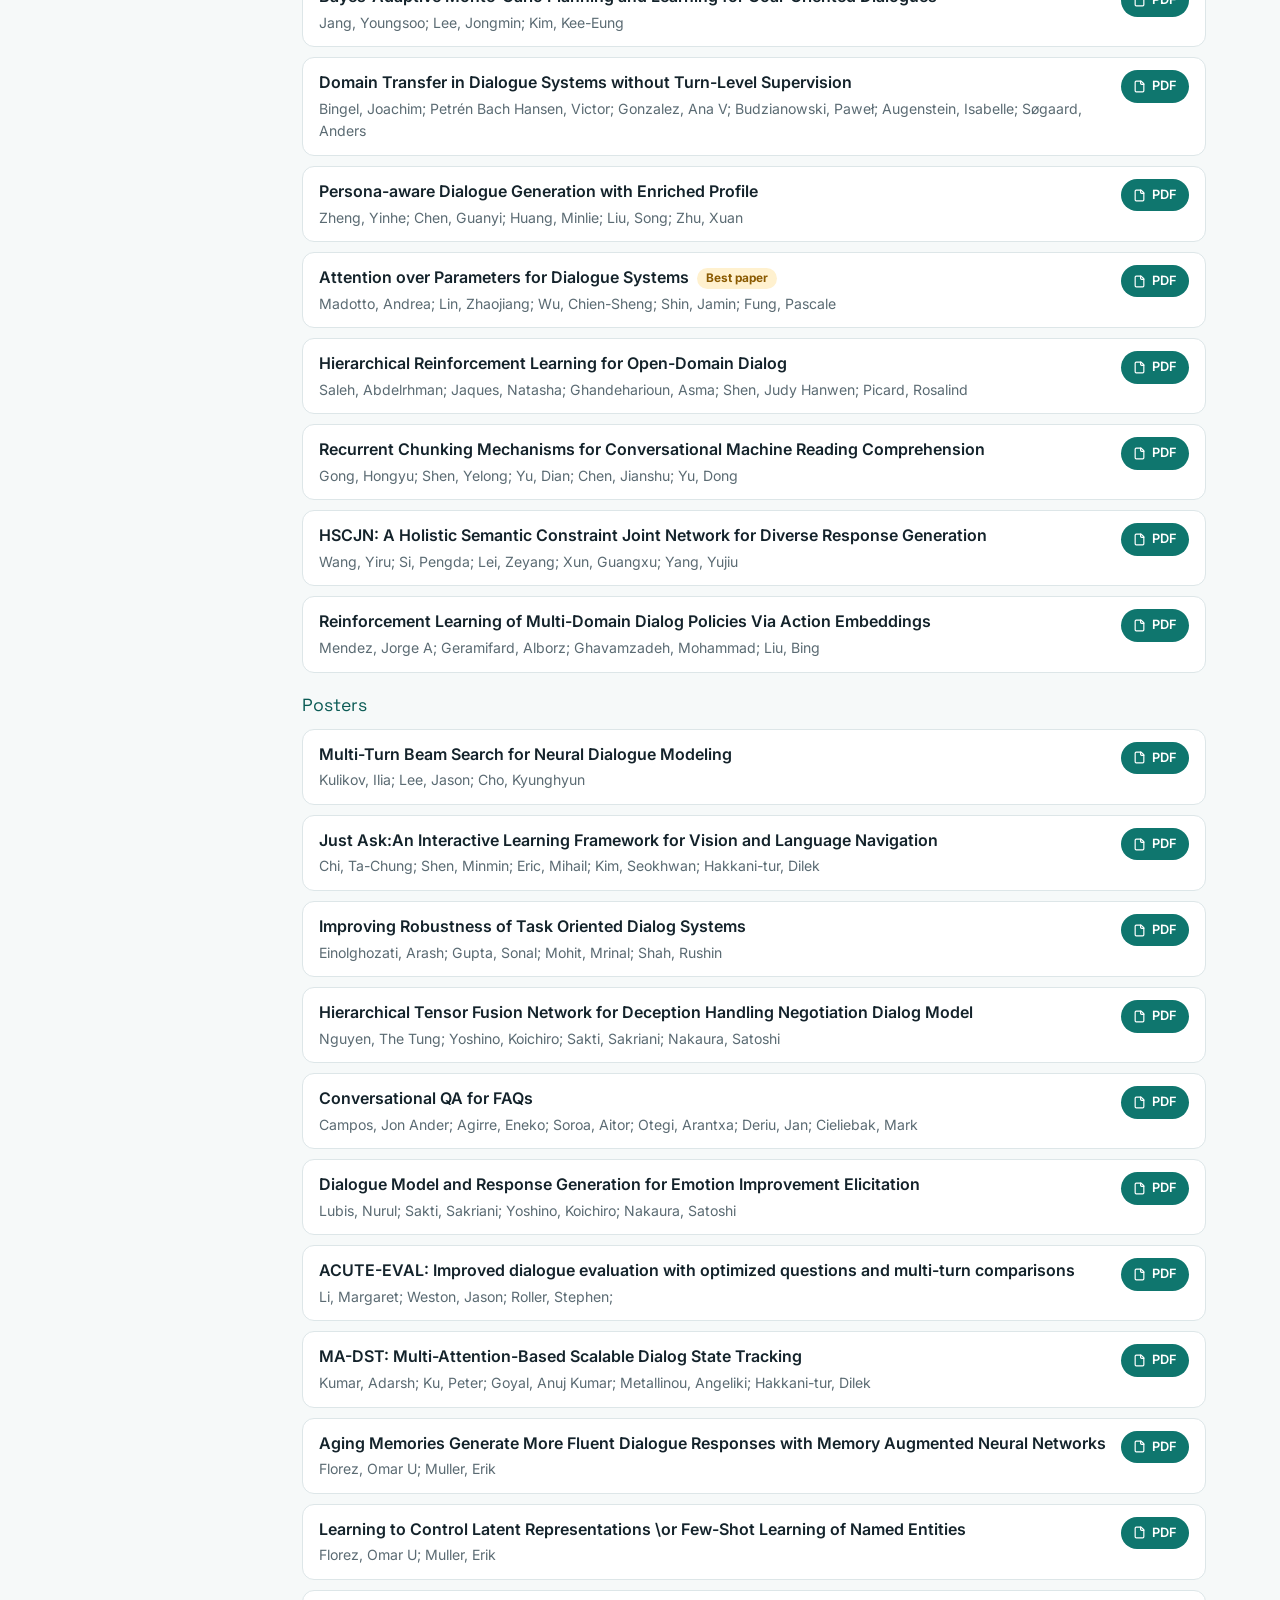
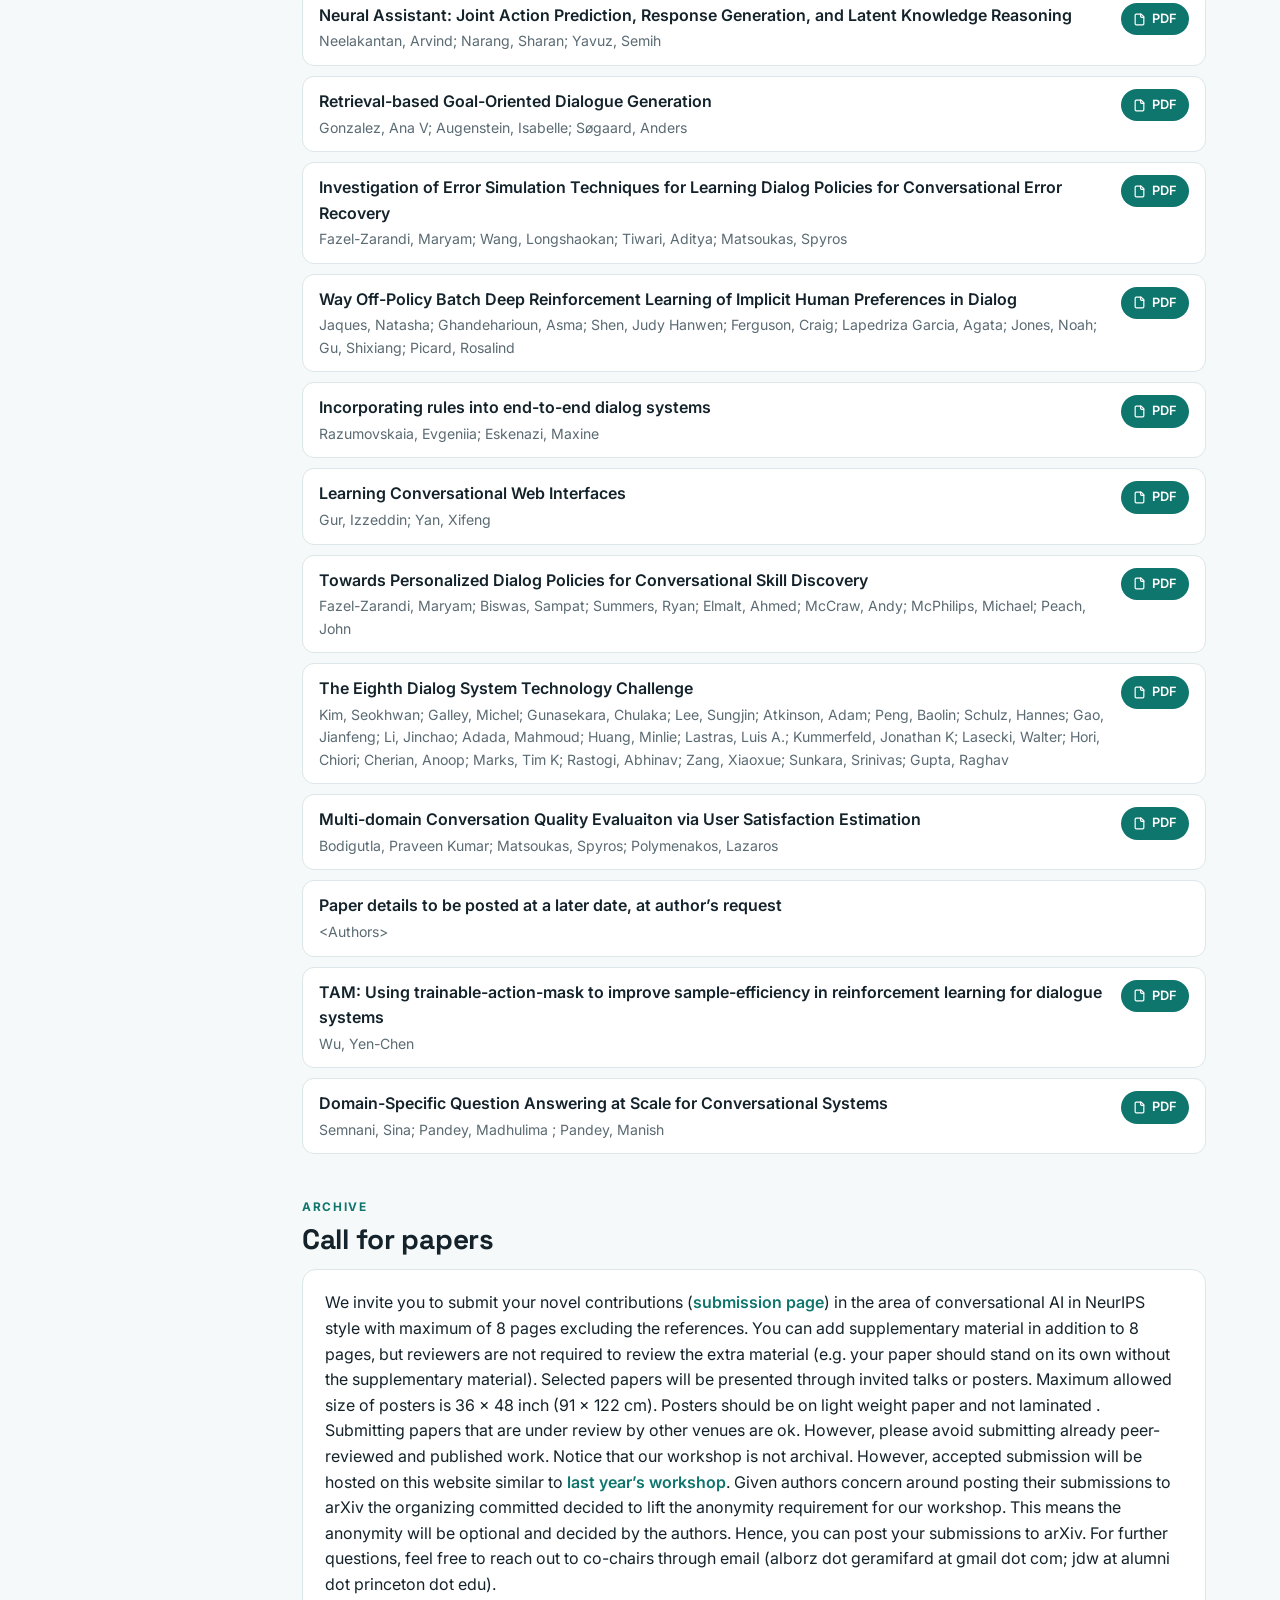
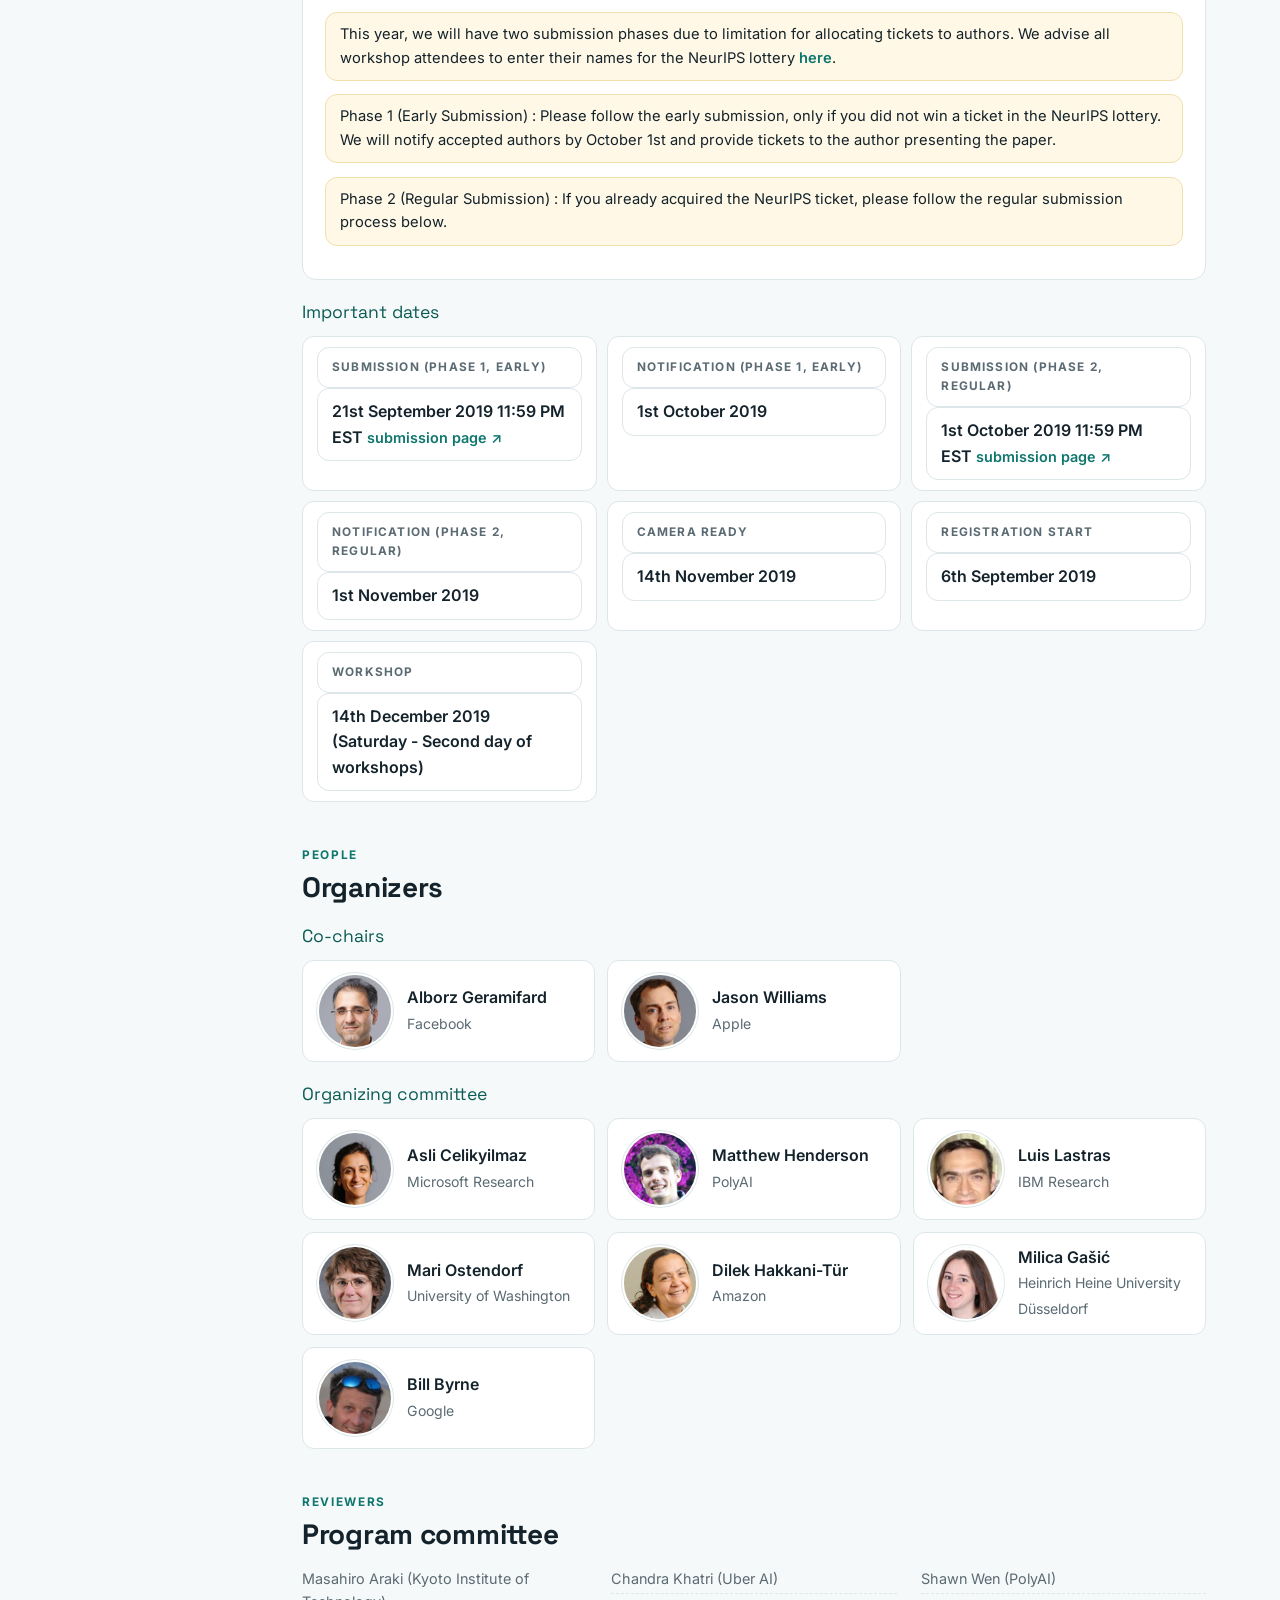
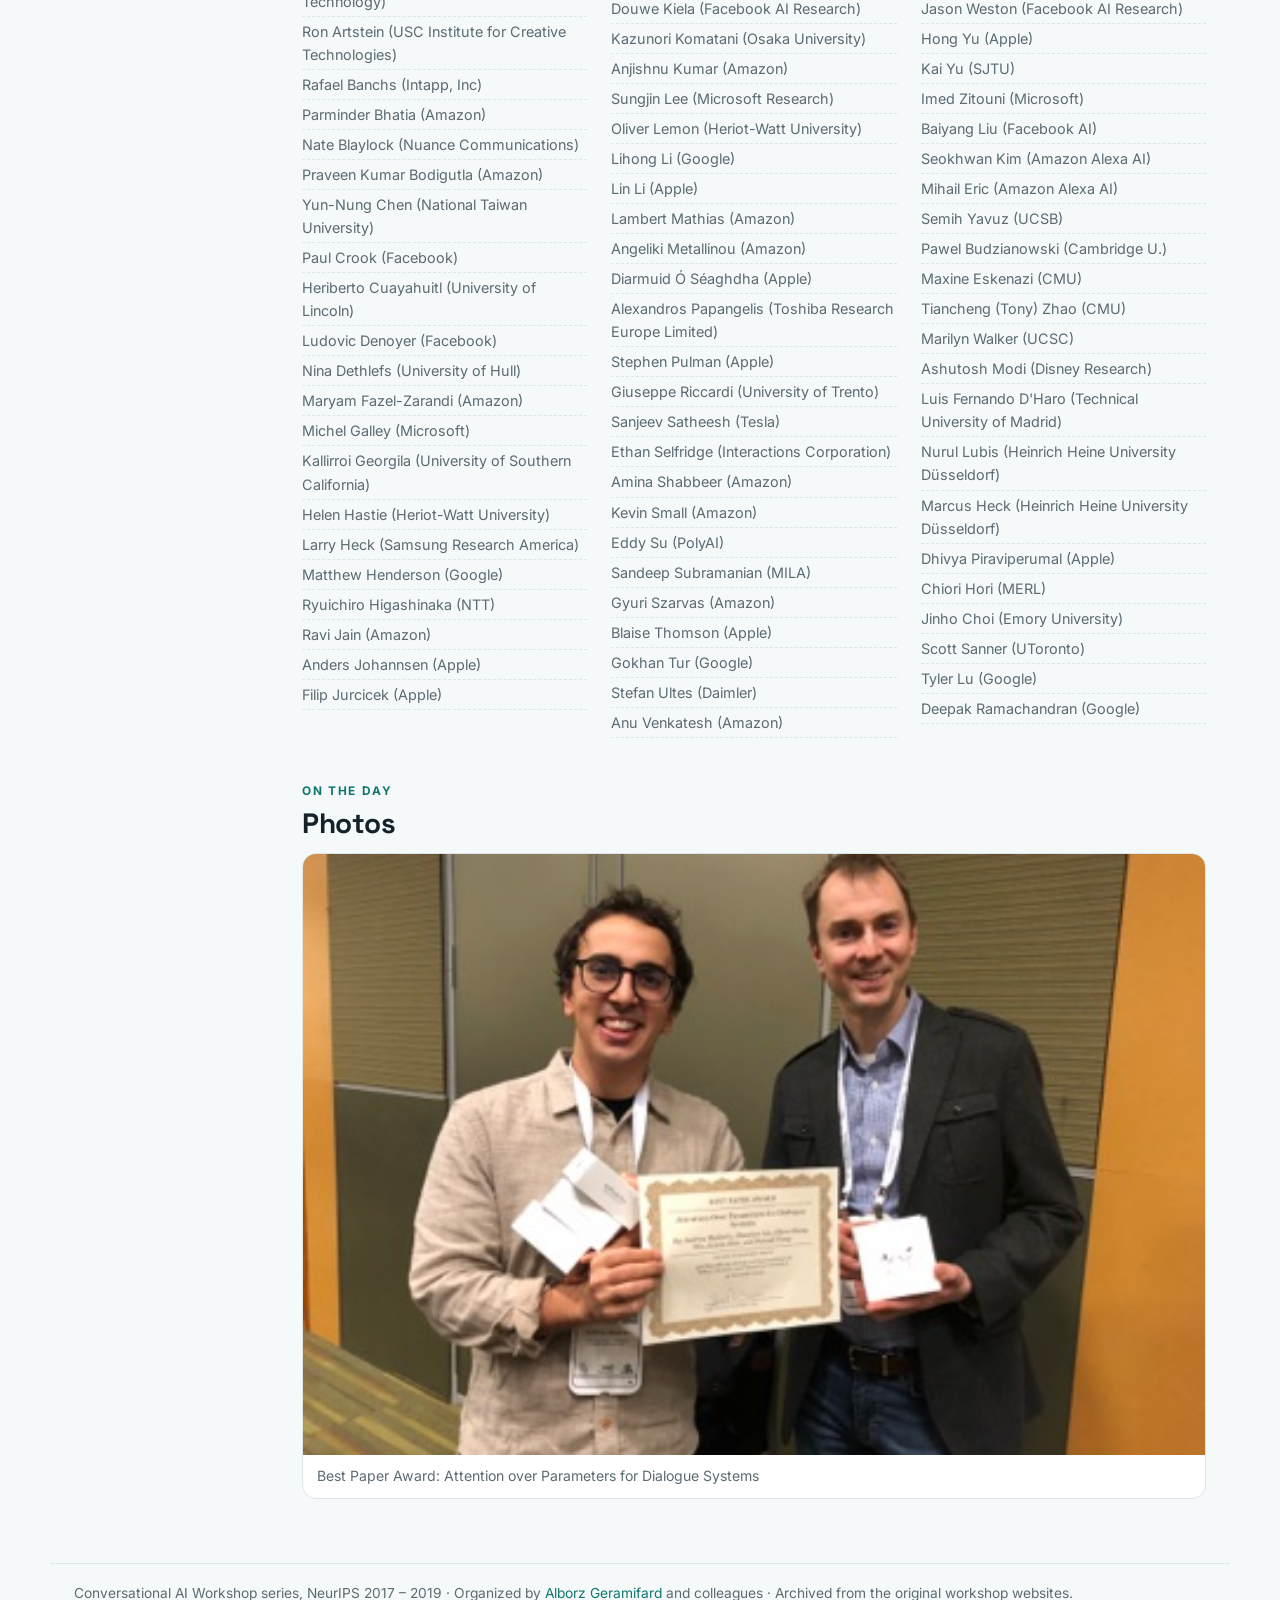
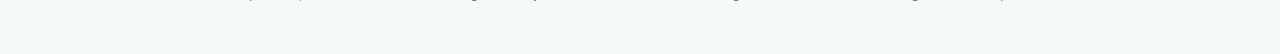
<file: 2019.html>
<!doctype html>
<html lang="en">
<head>
<meta charset="utf-8"><meta name="viewport" content="width=device-width, initial-scale=1">
<title>Conversational AI Workshop · NeurIPS 2019</title>
<meta name="description" content="3rd Conversational AI workshop at NeurIPS 2019: Today's Practice and Tomorrow's Potential.">
<link rel="icon" href="assets/logo.png">
<link rel="canonical" href="https://alborz-geramifard.com/convai-workshop/2019.html">
<meta property="og:type" content="website"><meta property="og:site_name" content="Conversational AI Workshop">
<meta property="og:title" content="Conversational AI Workshop · NeurIPS 2019"><meta property="og:description" content="3rd Conversational AI workshop at NeurIPS 2019: Today's Practice and Tomorrow's Potential.">
<meta property="og:url" content="https://alborz-geramifard.com/convai-workshop/2019.html"><meta property="og:image" content="https://alborz-geramifard.com/convai-workshop/assets/venues/2019.jpg">
<meta name="twitter:card" content="summary_large_image">
<!-- Google tag (gtag.js) -->
<script async src="https://www.googletagmanager.com/gtag/js?id=G-N1V1ZB8K1T"></script>
<script>window.dataLayer=window.dataLayer||[];function gtag(){dataLayer.push(arguments);}gtag('js',new Date());gtag('config','G-N1V1ZB8K1T');</script>
<link rel="preconnect" href="https://fonts.googleapis.com"><link rel="preconnect" href="https://fonts.gstatic.com" crossorigin>
<link href="https://fonts.googleapis.com/css2?family=Inter:wght@400;500;600;700&family=Space+Grotesk:wght@500;600;700&display=swap" rel="stylesheet">
<link rel="stylesheet" href="assets/style.css?v=d6a5a6a0">
</head>
<body>
<header class="banner"><div class="in"><img src="assets/logo.png" alt=""><div class="t">Conversational AI</div></div></header>
<div class="layout">
  <aside class="rail"><ol><li class="on"><a href="2019.html"><span class="dot"></span><span><span class="y">2019</span><br><span class="w">Vancouver · December 14</span></span></a></li><li><a href="2018.html"><span class="dot"></span><span><span class="y">2018</span><br><span class="w">Montréal · December 7</span></span></a></li><li><a href="2017.html"><span class="dot"></span><span><span class="y">2017</span><br><span class="w">Long Beach · December 8</span></span></a></li></ol></aside>
  <main class="main">
    <div class="hero photo" style="background-image:url('assets/venues/2019.jpg');background-position:center">
      <a class="credit" href="https://commons.wikimedia.org/wiki/File%3AVancouver_Convention_Centre%2C_British_Columbia_%28470080%29_%289441435593%29.jpg" target="_blank" rel="noopener">Photo: Robert Linsdell from St. Andrews, Canada (CC BY 2.0)</a>
      <div class="k">NeurIPS 2019 workshop · 3rd edition</div>
      <h1>Conversational AI: Today's Practice and Tomorrow's Potential</h1>
      <div class="meta"><span><svg viewBox="0 0 24 24"><rect x="3" y="4" width="18" height="18" rx="2"/><path d="M16 2v4M8 2v4M3 10h18"/></svg>December 14, 2019</span><span><svg viewBox="0 0 24 24"><path d="M20 10c0 6-8 12-8 12s-8-6-8-12a8 8 0 0 1 16 0z"/><circle cx="12" cy="10" r="3"/></svg><a href="https://www.google.com/maps/place/Vancouver+Convention+Centre+East/@49.2881789,-123.1146601,17z/" target="_blank" rel="noopener">Vancouver Convention Center</a>, Vancouver, Canada</span></div>
      <div class="stats"><span>6 invited talks</span><span>8 contributed talks</span><span>22 posters</span></div>
    </div>
    <nav class="tabs"><a href="#overview">Overview</a><a href="#speakers">Speakers</a><a href="#schedule">Schedule</a><a href="#papers">Accepted papers</a><a href="#cfp">Call for papers</a><a href="#organizers">Organizers</a><a href="#committee">Program committee</a><a href="#photos">Photos</a></nav>
    <section id="overview"><div class="eyebrow">Overview</div><h2>About the workshop</h2><div class="card desc"><p>In less than a decade, conversational systems have become commonplace. Every day, millions of people use natural-language interfaces such as Siri, the Google Assistant, Cortana, Alexa and others via in-home devices, phones, or messaging channels such as Messenger, Slack, Skype, among others. At the same time, interest among the research community in conversational systems has blossomed: for supervised and reinforcement learning, conversational systems often serve as both a benchmark task and an inspiration for new ML methods at conferences which don&#x27;t focus on speech and language per se, such as NeurIPS, ICML, IJCAI, and others. Such movement has not been unnoticed by major publications. This year in collaboration with AAAI community, the AI magazine will have a <a href="https://tinyurl.com/y6shq2ld" target="_blank" rel="noopener">special issue on conversational AI</a>. Moreover, research community challenge tasks are proliferating, including the seventh Dialog Systems Technology Challenge (DSTC7), the Amazon Alexa prize, and the Conversational Intelligence Challenge live competitions at NeurIPS (2017, 2018).</p><p>Following two successful NeurIPS workshops:</p><p><a href="2017.html" target="_blank" rel="noopener">2017</a>: 9 invited talks, 26 submissions, 3 oral papers, 13 accepted papers, 37 reviewers</p><p><a href="2018.html" target="_blank" rel="noopener">2018</a>: 4 invited talks, 42 submission, 6 oral papers, 23 accepted papers, 58 reviewers,</p><p>we are excited to continue promoting cross-pollination of ideas between academic research centers and industry. The goal of this workshop is to bring together researchers and practitioners in this area, to clarify impactful research problems, understand well-founded methods, share findings from large-scale real-world deployments, and generate new ideas for future lines of research.</p><p>This workshop will include invited talks from academia and industry, contributed work, and open discussion. In these talks, senior technical leaders from many of the most popular conversational services will give insights into real usage and challenges at scale. We will end the day with an open discussion, including a panel consisting of academic and industrial researchers.</p></div></section>
    <section id="speakers"><div class="eyebrow">Invited</div><h2>Speakers</h2><div class="people"><div class="person"><img class="face" src="assets/people/y-lan-boureau.png" alt="" loading="lazy"><div><b>Y-Lan Boureau</b><span>Facebook</span></div></div><div class="person"><span class="face ini">RH</span><div><b>Ryuichiro Higashinaka</b><span>NTT</span></div></div><div class="person"><span class="face ini">AR</span><div><b>Alan Ritter</b><span>Ohio State University</span></div></div><div class="person"><span class="face ini">GS</span><div><b>Gabriel Skantze</b><span>KTH / Furhat Robotics</span></div></div><div class="person"><span class="face ini">DT</span><div><b>David Traum</b><span>USC</span></div></div><div class="person"><span class="face ini">ZY</span><div><b>Zhou Yu</b><span>UC Davis</span></div></div></div></section>
    <section id="schedule"><div class="eyebrow">Program</div><h2>Schedule</h2><ul class="sched"><li class="sess"><a href="https://slideslive.com/38922062/the-third-conversational-ai-workshop-todays-practice-and-tomorrows-potential-1" target="_blank" rel="noopener">Session 1 Video  ↗</a></li><li><span class="t">8:45-8:55</span><span>Opening<span class="l"><a href="https://slideslive.com/38922358/3rd-conversational-ai-opening" target="_blank" rel="noopener">Video ↗</a></span></span></li><li><span class="t">8:55-9:25</span><span>Invited Talk - Alan Ritter<span class="l"><a href="https://slideslive.com/38922311/invited-talk-towards-datadriven-conversational-ai" target="_blank" rel="noopener">Video ↗</a></span></span></li><li><span class="t">9:25-9:40</span><span>Contributed talk 1: Attention over Parameters for Dialogue Systems<span class="l"><a href="https://slideslive.com/38922315/contributed-talk-1-attention-over-parameters-for-dialogue-systems" target="_blank" rel="noopener">Video ↗</a></span></span></li><li><span class="t">9:40-9:55</span><span>Poster - Lightning round<span class="l"></span></span></li><li class="brk"><span class="t">9:55-10:40</span><span>Coffee Break / Poster Session<span class="l"></span></span></li><li class="sess"><a href="https://slideslive.com/38922063/the-third-conversational-ai-workshop-todays-practice-and-tomorrows-potential-2" target="_blank" rel="noopener">Session 2 Video  ↗</a></li><li><span class="t">10:40-11:10</span><span>Invited Talk - Ryuchiro Higashinaka<span class="l"><a href="https://slideslive.com/38922312/invited-talk-problems-in-current-chatoriented-dialogue-systems-naturalness-and-personality" target="_blank" rel="noopener">Video ↗</a></span></span></li><li><span class="t">11:10-11:25</span><span>Contributed talk 2: Persona-aware Dialogue Generation with Enriched Profile<span class="l"></span></span></li><li><span class="t">11:25-11:40</span><span>Contributed talk 3: HSCJN: A Holistic Semantic Constraint Joint Network for Diverse Response Generation<span class="l"><a href="https://slideslive.com/38922317/contributed-talk-3-hscjn-a-holistic-semantic-constraint-joint-network-for-diverse-response-generation" target="_blank" rel="noopener">Video ↗</a></span></span></li><li><span class="t">11:40-11:55</span><span>Contributed talk 4: Hierarchical Reinforcement Learning for Open-Domain Dialog<span class="l"><a href="https://slideslive.com/38922318/contributed-talk-4-hierarchical-reinforcement-learning-for-opendomain-dialog" target="_blank" rel="noopener">Video ↗</a></span></span></li><li class="brk"><span class="t">11:55-1:45</span><span>Lunch Break<span class="l"></span></span></li><li class="sess"><a href="https://slideslive.com/38922064/the-third-conversational-ai-workshop-todays-practice-and-tomorrows-potential-3" target="_blank" rel="noopener">Session 3 Video  ↗</a></li><li><span class="t">1:45-2:15</span><span>Invited Talk - David Traum<span class="l"></span></span></li><li><span class="t">2:15-2:45</span><span>Invited Talk - Y-Lan Boureau<span class="l"><a href="https://slideslive.com/38922340/invited-talk-talking-to-people-conversing-with-empathy-and-controlling-model-responses" target="_blank" rel="noopener">Video ↗</a></span></span></li><li><span class="t">2:45-3:00</span><span>Contributed talk 5: Domain Transfer in Dialogue Systems without Turn-Level Supervision<span class="l"><a href="https://slideslive.com/38922338/contributed-talk-5-domain-transfer-in-dialogue-systems-without-turnlevel-supervision" target="_blank" rel="noopener">Video ↗</a></span></span></li><li><span class="t">3:00-3:15</span><span>Contributed talk 6: Reinforcement Learning of Multi-Domain Dialog Policies Via Action Embeddings<span class="l"><a href="https://slideslive.com/38922339/contributed-talk-6-reinforcement-learning-of-multidomain-dialog-policies-via-action-embeddings" target="_blank" rel="noopener">Video ↗</a></span></span></li><li><span class="t">3:15-3:30</span><span>Contributed talk 7: Bayes-Adaptive Monte-Carlo Planning and Learning for Goal-Oriented Dialogues<span class="l"><a href="https://slideslive.com/38922341/contributed-talk-7-bayesadaptive-montecarlo-planning-and-learning-for-goaloriented-dialogues" target="_blank" rel="noopener">Video ↗</a></span></span></li><li class="brk"><span class="t">3:30-4:15</span><span>Coffee Break / Poster Session<span class="l"></span></span></li><li class="sess"><a href="https://slideslive.com/38922065/the-third-conversational-ai-workshop-todays-practice-and-tomorrows-potential-4" target="_blank" rel="noopener">Session 4 Video  ↗</a></li><li><span class="t">4:15-4:45</span><span>Invited Talk - Gabriel Skantze<span class="l"><a href="https://slideslive.com/38922336/invited-talk-towards-realtime-coordination-in-conversational-ai" target="_blank" rel="noopener">Video ↗</a></span></span></li><li><span class="t">4:45-5:00</span><span>Contributed talk 8: Recurrent Chunking Mechanisms for Conversational Machine Reading Comprehension<span class="l"><a href="https://slideslive.com/38922337/contributed-talk-8-recurrent-chunking-mechanisms-for-conversational-machine-reading-comprehension" target="_blank" rel="noopener">Video ↗</a></span></span></li><li><span class="t">5:00-5:50</span><span>Panel / Open Discussion - All invited speakers (submit questions <a href="https://www.tricider.com/brainstorming/2cifvidgPS7" target="_blank" rel="noopener">here</a> )<span class="l"></span></span></li><li><span class="t">5:50-6:00</span><span>Closing Remarks<span class="l"></span></span></li></ul></section>
    <section id="papers"><div class="eyebrow">Contributed</div><h2>Accepted papers</h2><div class="sub">Talks</div><ol class="papers"><li><div><div class="pt">Bayes-Adaptive Monte-Carlo Planning and Learning for Goal-Oriented Dialogues</div><div class="pa">Jang, Youngsoo; Lee, Jongmin; Kim, Kee-Eung</div></div><a class="pdf" href="files/neurips19-Conversational-AI/Papers/5.pdf" target="_blank" rel="noopener"><svg viewBox="0 0 24 24" width="13" height="13" fill="none" stroke="currentColor" stroke-width="2.2" stroke-linecap="round" stroke-linejoin="round"><path d="M15 2H6a2 2 0 0 0-2 2v16a2 2 0 0 0 2 2h12a2 2 0 0 0 2-2V7Z"/><path d="M14 2v4a2 2 0 0 0 2 2h4"/></svg> PDF</a></li><li><div><div class="pt">Domain Transfer in Dialogue Systems without Turn-Level Supervision</div><div class="pa">Bingel, Joachim; Petrén Bach Hansen, Victor; Gonzalez, Ana V; Budzianowski, Paweł; Augenstein, Isabelle; Søgaard, Anders</div></div><a class="pdf" href="files/neurips19-Conversational-AI/Papers/6.pdf" target="_blank" rel="noopener"><svg viewBox="0 0 24 24" width="13" height="13" fill="none" stroke="currentColor" stroke-width="2.2" stroke-linecap="round" stroke-linejoin="round"><path d="M15 2H6a2 2 0 0 0-2 2v16a2 2 0 0 0 2 2h12a2 2 0 0 0 2-2V7Z"/><path d="M14 2v4a2 2 0 0 0 2 2h4"/></svg> PDF</a></li><li><div><div class="pt">Persona-aware Dialogue Generation with Enriched Profile</div><div class="pa">Zheng, Yinhe; Chen, Guanyi; Huang, Minlie; Liu, Song; Zhu, Xuan</div></div><a class="pdf" href="files/neurips19-Conversational-AI/Papers/14.pdf" target="_blank" rel="noopener"><svg viewBox="0 0 24 24" width="13" height="13" fill="none" stroke="currentColor" stroke-width="2.2" stroke-linecap="round" stroke-linejoin="round"><path d="M15 2H6a2 2 0 0 0-2 2v16a2 2 0 0 0 2 2h12a2 2 0 0 0 2-2V7Z"/><path d="M14 2v4a2 2 0 0 0 2 2h4"/></svg> PDF</a></li><li><div><div class="pt">Attention over Parameters for Dialogue Systems<span class="award">Best paper</span></div><div class="pa">Madotto, Andrea; Lin, Zhaojiang; Wu, Chien-Sheng; Shin, Jamin; Fung, Pascale</div></div><a class="pdf" href="files/neurips19-Conversational-AI/Papers/15.pdf" target="_blank" rel="noopener"><svg viewBox="0 0 24 24" width="13" height="13" fill="none" stroke="currentColor" stroke-width="2.2" stroke-linecap="round" stroke-linejoin="round"><path d="M15 2H6a2 2 0 0 0-2 2v16a2 2 0 0 0 2 2h12a2 2 0 0 0 2-2V7Z"/><path d="M14 2v4a2 2 0 0 0 2 2h4"/></svg> PDF</a></li><li><div><div class="pt">Hierarchical Reinforcement Learning for Open-Domain Dialog</div><div class="pa">Saleh, Abdelrhman; Jaques, Natasha; Ghandeharioun, Asma; Shen, Judy Hanwen; Picard, Rosalind</div></div><a class="pdf" href="files/neurips19-Conversational-AI/Papers/19.pdf" target="_blank" rel="noopener"><svg viewBox="0 0 24 24" width="13" height="13" fill="none" stroke="currentColor" stroke-width="2.2" stroke-linecap="round" stroke-linejoin="round"><path d="M15 2H6a2 2 0 0 0-2 2v16a2 2 0 0 0 2 2h12a2 2 0 0 0 2-2V7Z"/><path d="M14 2v4a2 2 0 0 0 2 2h4"/></svg> PDF</a></li><li><div><div class="pt">Recurrent Chunking Mechanisms for Conversational Machine Reading Comprehension</div><div class="pa">Gong, Hongyu; Shen, Yelong; Yu, Dian; Chen, Jianshu; Yu, Dong</div></div><a class="pdf" href="files/neurips19-Conversational-AI/Papers/22.pdf" target="_blank" rel="noopener"><svg viewBox="0 0 24 24" width="13" height="13" fill="none" stroke="currentColor" stroke-width="2.2" stroke-linecap="round" stroke-linejoin="round"><path d="M15 2H6a2 2 0 0 0-2 2v16a2 2 0 0 0 2 2h12a2 2 0 0 0 2-2V7Z"/><path d="M14 2v4a2 2 0 0 0 2 2h4"/></svg> PDF</a></li><li><div><div class="pt">HSCJN: A Holistic Semantic Constraint Joint Network for Diverse Response Generation</div><div class="pa">Wang, Yiru; Si, Pengda; Lei, Zeyang; Xun, Guangxu; Yang, Yujiu</div></div><a class="pdf" href="files/neurips19-Conversational-AI/Papers/24.pdf" target="_blank" rel="noopener"><svg viewBox="0 0 24 24" width="13" height="13" fill="none" stroke="currentColor" stroke-width="2.2" stroke-linecap="round" stroke-linejoin="round"><path d="M15 2H6a2 2 0 0 0-2 2v16a2 2 0 0 0 2 2h12a2 2 0 0 0 2-2V7Z"/><path d="M14 2v4a2 2 0 0 0 2 2h4"/></svg> PDF</a></li><li><div><div class="pt">Reinforcement Learning of Multi-Domain Dialog Policies Via Action Embeddings</div><div class="pa">Mendez, Jorge A; Geramifard, Alborz; Ghavamzadeh, Mohammad; Liu, Bing</div></div><a class="pdf" href="files/neurips19-Conversational-AI/Papers/33.pdf" target="_blank" rel="noopener"><svg viewBox="0 0 24 24" width="13" height="13" fill="none" stroke="currentColor" stroke-width="2.2" stroke-linecap="round" stroke-linejoin="round"><path d="M15 2H6a2 2 0 0 0-2 2v16a2 2 0 0 0 2 2h12a2 2 0 0 0 2-2V7Z"/><path d="M14 2v4a2 2 0 0 0 2 2h4"/></svg> PDF</a></li></ol><div class="sub">Posters</div><ol class="papers"><li><div><div class="pt">Multi-Turn Beam Search for Neural Dialogue Modeling</div><div class="pa">Kulikov, Ilia; Lee, Jason; Cho, Kyunghyun</div></div><a class="pdf" href="files/neurips19-Conversational-AI/Papers/3.pdf" target="_blank" rel="noopener"><svg viewBox="0 0 24 24" width="13" height="13" fill="none" stroke="currentColor" stroke-width="2.2" stroke-linecap="round" stroke-linejoin="round"><path d="M15 2H6a2 2 0 0 0-2 2v16a2 2 0 0 0 2 2h12a2 2 0 0 0 2-2V7Z"/><path d="M14 2v4a2 2 0 0 0 2 2h4"/></svg> PDF</a></li><li><div><div class="pt">Just Ask:An Interactive Learning Framework for Vision and Language Navigation</div><div class="pa">Chi, Ta-Chung; Shen, Minmin; Eric, Mihail; Kim, Seokhwan; Hakkani-tur, Dilek</div></div><a class="pdf" href="files/neurips19-Conversational-AI/Papers/4.pdf" target="_blank" rel="noopener"><svg viewBox="0 0 24 24" width="13" height="13" fill="none" stroke="currentColor" stroke-width="2.2" stroke-linecap="round" stroke-linejoin="round"><path d="M15 2H6a2 2 0 0 0-2 2v16a2 2 0 0 0 2 2h12a2 2 0 0 0 2-2V7Z"/><path d="M14 2v4a2 2 0 0 0 2 2h4"/></svg> PDF</a></li><li><div><div class="pt">Improving Robustness of Task Oriented Dialog Systems</div><div class="pa">Einolghozati, Arash; Gupta, Sonal; Mohit, Mrinal; Shah, Rushin</div></div><a class="pdf" href="files/neurips19-Conversational-AI/Papers/8.pdf" target="_blank" rel="noopener"><svg viewBox="0 0 24 24" width="13" height="13" fill="none" stroke="currentColor" stroke-width="2.2" stroke-linecap="round" stroke-linejoin="round"><path d="M15 2H6a2 2 0 0 0-2 2v16a2 2 0 0 0 2 2h12a2 2 0 0 0 2-2V7Z"/><path d="M14 2v4a2 2 0 0 0 2 2h4"/></svg> PDF</a></li><li><div><div class="pt">Hierarchical Tensor Fusion Network for Deception Handling Negotiation Dialog Model</div><div class="pa">Nguyen, The Tung; Yoshino, Koichiro; Sakti, Sakriani; Nakaura, Satoshi</div></div><a class="pdf" href="files/neurips19-Conversational-AI/Papers/10.pdf" target="_blank" rel="noopener"><svg viewBox="0 0 24 24" width="13" height="13" fill="none" stroke="currentColor" stroke-width="2.2" stroke-linecap="round" stroke-linejoin="round"><path d="M15 2H6a2 2 0 0 0-2 2v16a2 2 0 0 0 2 2h12a2 2 0 0 0 2-2V7Z"/><path d="M14 2v4a2 2 0 0 0 2 2h4"/></svg> PDF</a></li><li><div><div class="pt">Conversational QA for FAQs</div><div class="pa">Campos, Jon Ander; Agirre, Eneko; Soroa, Aitor; Otegi, Arantxa; Deriu, Jan; Cieliebak, Mark</div></div><a class="pdf" href="files/neurips19-Conversational-AI/Papers/11.pdf" target="_blank" rel="noopener"><svg viewBox="0 0 24 24" width="13" height="13" fill="none" stroke="currentColor" stroke-width="2.2" stroke-linecap="round" stroke-linejoin="round"><path d="M15 2H6a2 2 0 0 0-2 2v16a2 2 0 0 0 2 2h12a2 2 0 0 0 2-2V7Z"/><path d="M14 2v4a2 2 0 0 0 2 2h4"/></svg> PDF</a></li><li><div><div class="pt">Dialogue Model and Response Generation for Emotion Improvement Elicitation</div><div class="pa">Lubis, Nurul; Sakti, Sakriani; Yoshino, Koichiro; Nakaura, Satoshi</div></div><a class="pdf" href="files/neurips19-Conversational-AI/Papers/12.pdf" target="_blank" rel="noopener"><svg viewBox="0 0 24 24" width="13" height="13" fill="none" stroke="currentColor" stroke-width="2.2" stroke-linecap="round" stroke-linejoin="round"><path d="M15 2H6a2 2 0 0 0-2 2v16a2 2 0 0 0 2 2h12a2 2 0 0 0 2-2V7Z"/><path d="M14 2v4a2 2 0 0 0 2 2h4"/></svg> PDF</a></li><li><div><div class="pt">ACUTE-EVAL: Improved dialogue evaluation with optimized questions and multi-turn comparisons</div><div class="pa">Li, Margaret; Weston, Jason; Roller, Stephen;</div></div><a class="pdf" href="files/neurips19-Conversational-AI/Papers/20.pdf" target="_blank" rel="noopener"><svg viewBox="0 0 24 24" width="13" height="13" fill="none" stroke="currentColor" stroke-width="2.2" stroke-linecap="round" stroke-linejoin="round"><path d="M15 2H6a2 2 0 0 0-2 2v16a2 2 0 0 0 2 2h12a2 2 0 0 0 2-2V7Z"/><path d="M14 2v4a2 2 0 0 0 2 2h4"/></svg> PDF</a></li><li><div><div class="pt">MA-DST: Multi-Attention-Based Scalable Dialog State Tracking</div><div class="pa">Kumar, Adarsh; Ku, Peter; Goyal, Anuj Kumar; Metallinou, Angeliki; Hakkani-tur, Dilek</div></div><a class="pdf" href="files/neurips19-Conversational-AI/Papers/29.pdf" target="_blank" rel="noopener"><svg viewBox="0 0 24 24" width="13" height="13" fill="none" stroke="currentColor" stroke-width="2.2" stroke-linecap="round" stroke-linejoin="round"><path d="M15 2H6a2 2 0 0 0-2 2v16a2 2 0 0 0 2 2h12a2 2 0 0 0 2-2V7Z"/><path d="M14 2v4a2 2 0 0 0 2 2h4"/></svg> PDF</a></li><li><div><div class="pt">Aging Memories Generate More Fluent Dialogue Responses with Memory Augmented Neural Networks</div><div class="pa">Florez, Omar U; Muller, Erik</div></div><a class="pdf" href="files/neurips19-Conversational-AI/Papers/30.pdf" target="_blank" rel="noopener"><svg viewBox="0 0 24 24" width="13" height="13" fill="none" stroke="currentColor" stroke-width="2.2" stroke-linecap="round" stroke-linejoin="round"><path d="M15 2H6a2 2 0 0 0-2 2v16a2 2 0 0 0 2 2h12a2 2 0 0 0 2-2V7Z"/><path d="M14 2v4a2 2 0 0 0 2 2h4"/></svg> PDF</a></li><li><div><div class="pt">Learning to Control Latent Representations \or Few-Shot Learning of Named Entities</div><div class="pa">Florez, Omar U; Muller, Erik</div></div><a class="pdf" href="files/neurips19-Conversational-AI/Papers/31.pdf" target="_blank" rel="noopener"><svg viewBox="0 0 24 24" width="13" height="13" fill="none" stroke="currentColor" stroke-width="2.2" stroke-linecap="round" stroke-linejoin="round"><path d="M15 2H6a2 2 0 0 0-2 2v16a2 2 0 0 0 2 2h12a2 2 0 0 0 2-2V7Z"/><path d="M14 2v4a2 2 0 0 0 2 2h4"/></svg> PDF</a></li><li><div><div class="pt">Neural Assistant: Joint Action Prediction, Response Generation, and Latent Knowledge Reasoning</div><div class="pa">Neelakantan, Arvind; Narang, Sharan; Yavuz, Semih</div></div><a class="pdf" href="files/neurips19-Conversational-AI/Papers/32.pdf" target="_blank" rel="noopener"><svg viewBox="0 0 24 24" width="13" height="13" fill="none" stroke="currentColor" stroke-width="2.2" stroke-linecap="round" stroke-linejoin="round"><path d="M15 2H6a2 2 0 0 0-2 2v16a2 2 0 0 0 2 2h12a2 2 0 0 0 2-2V7Z"/><path d="M14 2v4a2 2 0 0 0 2 2h4"/></svg> PDF</a></li><li><div><div class="pt">Retrieval-based Goal-Oriented Dialogue Generation</div><div class="pa">Gonzalez, Ana V; Augenstein, Isabelle; Søgaard, Anders</div></div><a class="pdf" href="files/neurips19-Conversational-AI/Papers/34.pdf" target="_blank" rel="noopener"><svg viewBox="0 0 24 24" width="13" height="13" fill="none" stroke="currentColor" stroke-width="2.2" stroke-linecap="round" stroke-linejoin="round"><path d="M15 2H6a2 2 0 0 0-2 2v16a2 2 0 0 0 2 2h12a2 2 0 0 0 2-2V7Z"/><path d="M14 2v4a2 2 0 0 0 2 2h4"/></svg> PDF</a></li><li><div><div class="pt">Investigation of Error Simulation Techniques for Learning Dialog Policies for Conversational Error Recovery</div><div class="pa">Fazel-Zarandi, Maryam; Wang, Longshaokan; Tiwari, Aditya; Matsoukas, Spyros</div></div><a class="pdf" href="files/neurips19-Conversational-AI/Papers/38.pdf" target="_blank" rel="noopener"><svg viewBox="0 0 24 24" width="13" height="13" fill="none" stroke="currentColor" stroke-width="2.2" stroke-linecap="round" stroke-linejoin="round"><path d="M15 2H6a2 2 0 0 0-2 2v16a2 2 0 0 0 2 2h12a2 2 0 0 0 2-2V7Z"/><path d="M14 2v4a2 2 0 0 0 2 2h4"/></svg> PDF</a></li><li><div><div class="pt">Way Off-Policy Batch Deep Reinforcement Learning of Implicit Human Preferences in Dialog</div><div class="pa">Jaques, Natasha; Ghandeharioun, Asma; Shen, Judy Hanwen; Ferguson, Craig; Lapedriza Garcia, Agata; Jones, Noah; Gu, Shixiang; Picard, Rosalind</div></div><a class="pdf" href="files/neurips19-Conversational-AI/Papers/40.pdf" target="_blank" rel="noopener"><svg viewBox="0 0 24 24" width="13" height="13" fill="none" stroke="currentColor" stroke-width="2.2" stroke-linecap="round" stroke-linejoin="round"><path d="M15 2H6a2 2 0 0 0-2 2v16a2 2 0 0 0 2 2h12a2 2 0 0 0 2-2V7Z"/><path d="M14 2v4a2 2 0 0 0 2 2h4"/></svg> PDF</a></li><li><div><div class="pt">Incorporating rules into end-to-end dialog systems</div><div class="pa">Razumovskaia, Evgeniia; Eskenazi, Maxine</div></div><a class="pdf" href="files/neurips19-Conversational-AI/Papers/43.pdf" target="_blank" rel="noopener"><svg viewBox="0 0 24 24" width="13" height="13" fill="none" stroke="currentColor" stroke-width="2.2" stroke-linecap="round" stroke-linejoin="round"><path d="M15 2H6a2 2 0 0 0-2 2v16a2 2 0 0 0 2 2h12a2 2 0 0 0 2-2V7Z"/><path d="M14 2v4a2 2 0 0 0 2 2h4"/></svg> PDF</a></li><li><div><div class="pt">Learning Conversational Web Interfaces</div><div class="pa">Gur, Izzeddin; Yan, Xifeng</div></div><a class="pdf" href="files/neurips19-Conversational-AI/Papers/44.pdf" target="_blank" rel="noopener"><svg viewBox="0 0 24 24" width="13" height="13" fill="none" stroke="currentColor" stroke-width="2.2" stroke-linecap="round" stroke-linejoin="round"><path d="M15 2H6a2 2 0 0 0-2 2v16a2 2 0 0 0 2 2h12a2 2 0 0 0 2-2V7Z"/><path d="M14 2v4a2 2 0 0 0 2 2h4"/></svg> PDF</a></li><li><div><div class="pt">Towards Personalized Dialog Policies for Conversational Skill Discovery</div><div class="pa">Fazel-Zarandi, Maryam; Biswas, Sampat; Summers, Ryan; Elmalt, Ahmed; McCraw, Andy; McPhilips, Michael; Peach, John</div></div><a class="pdf" href="files/neurips19-Conversational-AI/Papers/46.pdf" target="_blank" rel="noopener"><svg viewBox="0 0 24 24" width="13" height="13" fill="none" stroke="currentColor" stroke-width="2.2" stroke-linecap="round" stroke-linejoin="round"><path d="M15 2H6a2 2 0 0 0-2 2v16a2 2 0 0 0 2 2h12a2 2 0 0 0 2-2V7Z"/><path d="M14 2v4a2 2 0 0 0 2 2h4"/></svg> PDF</a></li><li><div><div class="pt">The Eighth Dialog System Technology Challenge</div><div class="pa">Kim, Seokhwan; Galley, Michel; Gunasekara, Chulaka; Lee, Sungjin; Atkinson, Adam; Peng, Baolin; Schulz, Hannes; Gao, Jianfeng; Li, Jinchao; Adada, Mahmoud; Huang, Minlie; Lastras, Luis A.; Kummerfeld, Jonathan K; Lasecki, Walter; Hori, Chiori; Cherian, Anoop; Marks, Tim K; Rastogi, Abhinav; Zang, Xiaoxue; Sunkara, Srinivas; Gupta, Raghav</div></div><a class="pdf" href="files/neurips19-Conversational-AI/Papers/47.pdf" target="_blank" rel="noopener"><svg viewBox="0 0 24 24" width="13" height="13" fill="none" stroke="currentColor" stroke-width="2.2" stroke-linecap="round" stroke-linejoin="round"><path d="M15 2H6a2 2 0 0 0-2 2v16a2 2 0 0 0 2 2h12a2 2 0 0 0 2-2V7Z"/><path d="M14 2v4a2 2 0 0 0 2 2h4"/></svg> PDF</a></li><li><div><div class="pt">Multi-domain Conversation Quality Evaluaiton via User Satisfaction Estimation</div><div class="pa">Bodigutla, Praveen Kumar; Matsoukas, Spyros; Polymenakos, Lazaros</div></div><a class="pdf" href="files/neurips19-Conversational-AI/Papers/49.pdf" target="_blank" rel="noopener"><svg viewBox="0 0 24 24" width="13" height="13" fill="none" stroke="currentColor" stroke-width="2.2" stroke-linecap="round" stroke-linejoin="round"><path d="M15 2H6a2 2 0 0 0-2 2v16a2 2 0 0 0 2 2h12a2 2 0 0 0 2-2V7Z"/><path d="M14 2v4a2 2 0 0 0 2 2h4"/></svg> PDF</a></li><li><div><div class="pt">Paper details to be posted at a later date, at author’s request</div><div class="pa">&lt;Authors&gt;</div></div></li><li><div><div class="pt">TAM: Using trainable-action-mask to improve sample-efficiency in reinforcement learning for dialogue systems</div><div class="pa">Wu, Yen-Chen</div></div><a class="pdf" href="files/neurips19-Conversational-AI/Papers/52.pdf" target="_blank" rel="noopener"><svg viewBox="0 0 24 24" width="13" height="13" fill="none" stroke="currentColor" stroke-width="2.2" stroke-linecap="round" stroke-linejoin="round"><path d="M15 2H6a2 2 0 0 0-2 2v16a2 2 0 0 0 2 2h12a2 2 0 0 0 2-2V7Z"/><path d="M14 2v4a2 2 0 0 0 2 2h4"/></svg> PDF</a></li><li><div><div class="pt">Domain-Specific Question Answering at Scale for Conversational Systems</div><div class="pa">Semnani, Sina; Pandey, Madhulima ; Pandey, Manish</div></div><a class="pdf" href="files/neurips19-Conversational-AI/Papers/54.pdf" target="_blank" rel="noopener"><svg viewBox="0 0 24 24" width="13" height="13" fill="none" stroke="currentColor" stroke-width="2.2" stroke-linecap="round" stroke-linejoin="round"><path d="M15 2H6a2 2 0 0 0-2 2v16a2 2 0 0 0 2 2h12a2 2 0 0 0 2-2V7Z"/><path d="M14 2v4a2 2 0 0 0 2 2h4"/></svg> PDF</a></li></ol></section>
    <section id="cfp"><div class="eyebrow">Archive</div><h2>Call for papers</h2><div class="card desc"><p>We invite you to submit your novel contributions (<a href="https://cmt3.research.microsoft.com/CONVERSATIONALAI2019" target="_blank" rel="noopener">submission page</a>) in the area of conversational AI in NeurIPS style with maximum of 8 pages excluding the references. You can add supplementary material in addition to 8 pages, but reviewers are not required to review the extra material (e.g. your paper should stand on its own without the supplementary material). Selected papers will be presented through invited talks or posters. Maximum allowed size of posters is 36 x 48 inch (91 x 122 cm). Posters should be on light weight paper and not laminated . Submitting papers that are under review by other venues are ok. However, please avoid submitting already peer-reviewed and published work. Notice that our workshop is not archival. However, accepted submission will be hosted on this website similar to <a href="2018.html" target="_blank" rel="noopener">last year’s workshop</a>. Given authors concern around posting their submissions to arXiv the organizing committed decided to lift the anonymity requirement for our workshop. This means the anonymity will be optional and decided by the authors. Hence, you can post your submissions to arXiv. For further questions, feel free to reach out to co-chairs through email (alborz dot geramifard at gmail dot com; jdw at alumni dot princeton dot edu).</p><p class="note">This year, we will have two submission phases due to limitation for allocating tickets to authors. We advise all workshop attendees to enter their names for the NeurIPS lottery <a href="https://neurips.cc/" target="_blank" rel="noopener">here</a>.</p><p class="note">Phase 1 (Early Submission) : Please follow the early submission, only if you did not win a ticket in the NeurIPS lottery. We will notify accepted authors by October 1st and provide tickets to the author presenting the paper.</p><p class="note">Phase 2 (Regular Submission) : If you already acquired the NeurIPS ticket, please follow the regular submission process below.</p></div><div class="sub">Important dates</div><div class="dates"><div><div class="dl">Submission (phase 1, early)</div><div class="dv">21st September 2019 11:59 PM EST <a href="https://cmt3.research.microsoft.com/CONVERSATIONALAI2019" target="_blank" rel="noopener">submission page ↗</a></div></div><div><div class="dl">Notification (phase 1, early)</div><div class="dv">1st October 2019</div></div><div><div class="dl">Submission (phase 2, regular)</div><div class="dv">1st October 2019 11:59 PM EST <a href="https://cmt3.research.microsoft.com/CONVERSATIONALAI2019" target="_blank" rel="noopener">submission page ↗</a></div></div><div><div class="dl">Notification (phase 2, regular)</div><div class="dv">1st November 2019</div></div><div><div class="dl">Camera Ready</div><div class="dv">14th November 2019</div></div><div><div class="dl">Registration Start</div><div class="dv">6th September 2019</div></div><div><div class="dl">Workshop</div><div class="dv">14th December 2019 (Saturday - Second day of workshops)</div></div></div></section>
    <section id="organizers"><div class="eyebrow">People</div><h2>Organizers</h2><div class="sub">Co-chairs</div><div class="people"><div class="person"><img class="face" src="assets/people/alborz-geramifard.png" alt="" loading="lazy"><div><b><a href="http://alborz-geramifard.com" target="_blank" rel="noopener">Alborz Geramifard</a></b><span>Facebook</span></div></div><div class="person"><img class="face" src="assets/people/jason-williams.png" alt="" loading="lazy"><div><b><a href="https://scholar.google.com/citations?user=CcLxiyMAAAAJ&amp;hl=en" target="_blank" rel="noopener">Jason Williams</a></b><span>Apple</span></div></div></div><div class="sub">Organizing committee</div><div class="people"><div class="person"><img class="face" src="assets/people/asli-celikyilmaz.png" alt="" loading="lazy"><div><b><a href="https://www.microsoft.com/en-us/research/people/aslicel/" target="_blank" rel="noopener">Asli Celikyilmaz</a></b><span>Microsoft Research</span></div></div><div class="person"><img class="face" src="assets/people/matthew-henderson.png" alt="" loading="lazy"><div><b><a href="http://www.matthen.com/" target="_blank" rel="noopener">Matthew Henderson</a></b><span>PolyAI</span></div></div><div class="person"><img class="face" src="assets/people/luis-lastras.png" alt="" loading="lazy"><div><b><a href="https://www.linkedin.com/in/luis-lastras-9a862a14/" target="_blank" rel="noopener">Luis Lastras</a></b><span>IBM Research</span></div></div><div class="person"><img class="face" src="assets/people/mari-ostendorf.png" alt="" loading="lazy"><div><b><a href="https://people.ece.uw.edu/ostendorf/" target="_blank" rel="noopener">Mari Ostendorf</a></b><span>University of Washington</span></div></div><div class="person"><img class="face" src="assets/people/dilek-hakkani-tur.png" alt="" loading="lazy"><div><b><a href="https://scholar.google.com/citations?user=GMcL_9kAAAAJ&amp;hl=en" target="_blank" rel="noopener">Dilek Hakkani-Tür</a></b><span>Amazon</span></div></div><div class="person"><img class="face" src="assets/people/milica-gasic.png" alt="" loading="lazy"><div><b><a href="https://www.cs.hhu.de/en/research-groups/dialog-systems-and-machine-learning/our-team/team/cv-gasic.html" target="_blank" rel="noopener">Milica Gašić</a></b><span>Heinrich Heine University Düsseldorf</span></div></div><div class="person"><img class="face" src="assets/people/bill-byrne.png" alt="" loading="lazy"><div><b><a href="https://ai.google/research/people/author39011" target="_blank" rel="noopener">Bill Byrne</a></b><span>Google</span></div></div></div></section>
    <section id="committee"><div class="eyebrow">Reviewers</div><h2>Program committee</h2><div class="pc"><div>Masahiro Araki (Kyoto Institute of Technology)</div><div>Ron Artstein (USC Institute for Creative Technologies)</div><div>Rafael Banchs (Intapp, Inc)</div><div>Parminder Bhatia (Amazon)</div><div>Nate Blaylock (Nuance Communications)</div><div>Praveen Kumar Bodigutla (Amazon)</div><div>Yun-Nung Chen (National Taiwan University)</div><div>Paul Crook (Facebook)</div><div>Heriberto Cuayahuitl (University of Lincoln)</div><div>Ludovic Denoyer (Facebook)</div><div>Nina Dethlefs (University of Hull)</div><div>Maryam Fazel-Zarandi (Amazon)</div><div>Michel Galley (Microsoft)</div><div>Kallirroi Georgila (University of Southern California)</div><div>Helen Hastie (Heriot-Watt University)</div><div>Larry Heck (Samsung Research America)</div><div>Matthew Henderson (Google)</div><div>Ryuichiro Higashinaka (NTT)</div><div>Ravi Jain (Amazon)</div><div>Anders Johannsen (Apple)</div><div>Filip Jurcicek (Apple)</div><div>Chandra Khatri (Uber AI)</div><div>Douwe Kiela (Facebook AI Research)</div><div>Kazunori Komatani (Osaka University)</div><div>Anjishnu Kumar (Amazon)</div><div>Sungjin Lee (Microsoft Research)</div><div>Oliver Lemon (Heriot-Watt University)</div><div>Lihong Li (Google)</div><div>Lin Li (Apple)</div><div>Lambert Mathias (Amazon)</div><div>Angeliki Metallinou (Amazon)</div><div>Diarmuid Ó Séaghdha (Apple)</div><div>Alexandros Papangelis (Toshiba Research Europe Limited)</div><div>Stephen Pulman (Apple)</div><div>Giuseppe Riccardi (University of Trento)</div><div>Sanjeev Satheesh (Tesla)</div><div>Ethan Selfridge (Interactions Corporation)</div><div>Amina Shabbeer (Amazon)</div><div>Kevin Small (Amazon)</div><div>Eddy Su (PolyAI)</div><div>Sandeep Subramanian (MILA)</div><div>Gyuri Szarvas (Amazon)</div><div>Blaise Thomson (Apple)</div><div>Gokhan Tur (Google)</div><div>Stefan Ultes (Daimler)</div><div>Anu Venkatesh (Amazon)</div><div>Shawn Wen (PolyAI)</div><div>Jason Weston (Facebook AI Research)</div><div>Hong Yu (Apple)</div><div>Kai Yu (SJTU)</div><div>Imed Zitouni (Microsoft)</div><div>Baiyang Liu (Facebook AI)</div><div>Seokhwan Kim (Amazon Alexa AI)</div><div>Mihail Eric (Amazon Alexa AI)</div><div>Semih Yavuz (UCSB)</div><div>Pawel Budzianowski (Cambridge U.)</div><div>Maxine Eskenazi (CMU)</div><div>Tiancheng (Tony) Zhao (CMU)</div><div>Marilyn Walker (UCSC)</div><div>Ashutosh Modi (Disney Research)</div><div>Luis Fernando D&#x27;Haro (Technical University of Madrid)</div><div>Nurul Lubis (Heinrich Heine University Düsseldorf)</div><div>Marcus Heck (Heinrich Heine University Düsseldorf)</div><div>Dhivya Piraviperumal (Apple)</div><div>Chiori Hori (MERL)</div><div>Jinho Choi (Emory University)</div><div>Scott Sanner (UToronto)</div><div>Tyler Lu (Google)</div><div>Deepak Ramachandran (Google)</div></div></section>
    <section id="photos"><div class="eyebrow">On the day</div><h2>Photos</h2><div class="gallery"><figure><img src="assets/photos/2019-best-paper.jpg" alt="Best Paper Award: Attention over Parameters for Dialogue Systems" loading="lazy"><figcaption>Best Paper Award: Attention over Parameters for Dialogue Systems</figcaption></figure></div></section>
  </main>
</div>
<footer>Conversational AI Workshop series, NeurIPS 2017 – 2019 · Organized by <a href="https://alborz-geramifard.com">Alborz Geramifard</a> and colleagues · Archived from the original workshop websites.</footer>
</body>
</html>
</file>
<file: assets/style.css>
:root{--bg:#f6f9f9;--panel:#fff;--ink:#14232b;--muted:#5b6b73;--line:#dde6e8;--teal:#0f766e;--teal-soft:#e2f3f1;--teal-ink:#0b5b55;--accent:#1f9d92;--radius:14px;--shadow:0 10px 30px -18px rgba(15,35,43,.35)}
*,*::before,*::after{box-sizing:border-box}
body{margin:0;background:var(--bg);color:var(--ink);font-family:"Inter",-apple-system,BlinkMacSystemFont,"Segoe UI",Roboto,sans-serif;font-size:16px;line-height:1.6;-webkit-font-smoothing:antialiased}
a{color:var(--teal);text-decoration:none}a:hover{text-decoration:underline;text-underline-offset:3px}
h1,h2,h3{font-family:"Space Grotesk","Inter",sans-serif;line-height:1.15;margin:0;letter-spacing:-.01em}
.banner{background:#f1f7fb;border-bottom:1px solid var(--line);position:relative;overflow:hidden}
.banner::after{content:"";position:absolute;top:0;bottom:0;right:0;width:min(62%,900px);background:url("banner.jpg") right center/cover no-repeat;-webkit-mask-image:linear-gradient(90deg,transparent,#000 40%);mask-image:linear-gradient(90deg,transparent,#000 40%);pointer-events:none}
.banner .in{max-width:1180px;margin:0 auto;padding:18px 24px;display:flex;align-items:center;gap:18px;position:relative;z-index:1;min-height:104px}
.banner img{width:84px;height:84px;object-fit:contain;filter:drop-shadow(0 2px 4px rgba(0,0,0,.08))}
.banner .t{font-family:"Space Grotesk",sans-serif;font-weight:700;font-size:1.7rem;letter-spacing:.01em;white-space:nowrap;color:#13283a}
.banner .s{color:var(--muted);font-size:.95rem;border-left:1px solid var(--line);padding-left:16px;margin-left:4px}
.banner .s b{color:var(--ink)}
.layout{max-width:1180px;margin:0 auto;padding:24px;display:grid;grid-template-columns:200px 1fr;gap:28px;align-items:start}
.rail{position:sticky;top:20px}
.rail ol{list-style:none;margin:0;padding:0;position:relative}
.rail ol::before{content:"";position:absolute;left:9px;top:14px;bottom:14px;width:2px;background:var(--line)}
.rail li a{display:grid;grid-template-columns:20px 1fr;gap:10px;align-items:start;padding:8px 10px 8px 0;border-radius:10px;color:var(--ink)}
.rail li a:hover{background:#eef4f4;text-decoration:none}
.rail li a .dot{width:12px;height:12px;border-radius:50%;border:2px solid var(--teal);background:var(--bg);margin:7px 0 0 4px;position:relative;z-index:1}
.rail li.on a{background:var(--teal-soft)}
.rail li.on .dot{background:var(--teal)}
.rail .y{font-family:"Space Grotesk",sans-serif;font-weight:700;font-size:1.15rem}
.rail .w{font-size:.8rem;color:var(--muted)}
.main{min-width:0}
.hero{background:var(--panel);border:1px solid var(--line);border-radius:var(--radius);padding:28px 30px;box-shadow:var(--shadow);position:relative;overflow:hidden}
.hero::before{content:"";position:absolute;inset:0;background:linear-gradient(135deg,rgba(15,118,110,.08),transparent 60%);pointer-events:none}
.hero .k{font-size:.74rem;font-weight:700;letter-spacing:.14em;text-transform:uppercase;color:var(--teal)}
.hero h1{font-size:clamp(1.6rem,3vw,2.3rem);margin:6px 0 14px}
.hero .meta{display:flex;flex-wrap:wrap;gap:8px 22px;color:var(--muted);font-size:.95rem}
.hero .meta span{display:inline-flex;gap:8px;align-items:center}
.hero .meta svg{width:16px;height:16px;stroke:currentColor;fill:none;stroke-width:2;stroke-linecap:round;stroke-linejoin:round}
.stats{margin-top:16px;display:flex;flex-wrap:wrap;gap:8px}
.stats span{background:var(--teal-soft);color:var(--teal-ink);border-radius:999px;padding:4px 12px;font-size:.82rem;font-weight:600}
.tabs{position:sticky;top:0;z-index:5;background:var(--bg);display:flex;gap:4px;flex-wrap:wrap;padding:14px 0 10px;border-bottom:1px solid var(--line);margin:18px 0 4px}
.tabs a{padding:6px 13px;border-radius:999px;color:var(--muted);font-size:.9rem;font-weight:500}
.tabs a:hover{background:#eef4f4;color:var(--ink);text-decoration:none}
section{padding:34px 0 10px;scroll-margin-top:70px}
.eyebrow{font-size:.74rem;font-weight:700;letter-spacing:.14em;text-transform:uppercase;color:var(--teal);margin-bottom:6px}
h2{font-size:1.75rem;margin-bottom:14px}
.card{background:var(--panel);border:1px solid var(--line);border-radius:var(--radius);padding:20px 22px}
.desc p{margin:0 0 .9em}
.note{background:#fff8e6;border:1px solid #f1dfae;border-radius:12px;padding:10px 14px;font-size:.92rem;margin:10px 0}
.people{display:grid;grid-template-columns:repeat(auto-fill,minmax(240px,1fr));gap:12px}
.person{background:var(--panel);border:1px solid var(--line);border-radius:12px;padding:12px 14px;display:flex;gap:14px;align-items:center}
.face{width:76px;height:76px;border-radius:50%;object-fit:cover;object-position:center top;flex-shrink:0;background:var(--teal-soft);border:2px solid #fff;box-shadow:0 0 0 1px var(--line)}
.face.ini{display:grid;place-items:center;font-family:"Space Grotesk",sans-serif;font-weight:700;color:var(--teal-ink);font-size:1.25rem}
.person b{display:block;font-weight:600}.person span{color:var(--muted);font-size:.88rem}
.person b a{color:var(--ink)}
.sub{font-family:"Space Grotesk",sans-serif;font-size:1.1rem;margin:18px 0 10px;color:var(--teal-ink)}
.sched{list-style:none;margin:0;padding:0;background:var(--panel);border:1px solid var(--line);border-radius:var(--radius);overflow:hidden}
.sched li{display:grid;grid-template-columns:120px 1fr;gap:16px;padding:10px 18px;border-top:1px solid rgba(255,255,255,.7);font-size:.95rem;background:#eef4fb;border-left:3px solid #9fbde3}
.sched li:first-child{border-top:0}
.sched li.sess{background:#dfe9f6;color:#2b4a72;font-weight:600;grid-template-columns:1fr;border-left-color:#5b86c4}
.sched li.brk{background:#edf7ef;color:#3f6b4a;border-left-color:#9ccfa8}
.sched li.brk .t{color:#6b8f74}
.sched .t{font-variant-numeric:tabular-nums;color:var(--muted);white-space:nowrap}
.sched .l a{margin-left:8px;font-size:.82rem;font-weight:600}
.papers{list-style:none;margin:0;padding:0;display:grid;gap:10px}
.papers li{background:var(--panel);border:1px solid var(--line);border-radius:12px;padding:12px 16px;display:grid;grid-template-columns:1fr auto;gap:12px;align-items:start}
.papers .pt{font-weight:600}.papers .pa{color:var(--muted);font-size:.88rem;margin-top:2px}
.papers .pdf{display:inline-flex;align-items:center;gap:6px;padding:6px 12px;border-radius:999px;background:var(--teal);color:#fff;font-size:.8rem;font-weight:600;white-space:nowrap}
.papers .pdf:hover{text-decoration:none;filter:brightness(1.08)}
.award{display:inline-block;background:#fff1cf;color:#8a5a00;border-radius:999px;padding:1px 9px;font-size:.74rem;font-weight:700;margin-left:8px;vertical-align:middle}
.dates{display:grid;grid-template-columns:repeat(auto-fill,minmax(220px,1fr));gap:10px}
.dates div{background:var(--panel);border:1px solid var(--line);border-radius:12px;padding:10px 14px}
.dates .dl{font-size:.74rem;font-weight:700;letter-spacing:.1em;text-transform:uppercase;color:var(--muted)}
.dates .dv{font-weight:600}
.pc{columns:3;column-gap:24px;font-size:.9rem;color:var(--muted)}
.pc div{break-inside:avoid;padding:3px 0;border-bottom:1px dashed var(--line)}
footer{max-width:1180px;margin:30px auto 50px;padding:0 24px;color:var(--muted);font-size:.86rem;border-top:1px solid var(--line);padding-top:18px}
@media(max-width:860px){.layout{grid-template-columns:1fr}.rail{position:static}.rail ol{display:flex;gap:6px}.rail ol::before{display:none}.rail li a{grid-template-columns:1fr;padding:8px 12px;border:1px solid var(--line)}.rail .dot{display:none}.pc{columns:2}.banner .s{display:none}}
@media(max-width:560px){.sched li{grid-template-columns:1fr;gap:2px}.papers li{grid-template-columns:1fr}.pc{columns:1}}

.gallery{display:grid;grid-template-columns:repeat(auto-fit,minmax(280px,1fr));gap:14px}
.gallery figure{margin:0;background:var(--panel);border:1px solid var(--line);border-radius:var(--radius);overflow:hidden}
.gallery img{width:100%;aspect-ratio:3/2;object-fit:cover;display:block}
.gallery figcaption{padding:10px 14px;font-size:.88rem;color:var(--muted)}

.dates .dv a,.desc a,.sched a{font-weight:600}
.dates .dv a{font-size:.9rem}

/* photo hero */
.hero.photo{background-size:cover;background-position:center;color:#fff;min-height:300px;display:flex;flex-direction:column;justify-content:flex-end;padding:120px 30px 28px;border-color:transparent}
.hero.photo::before{z-index:0;background:linear-gradient(180deg,rgba(10,30,36,.1) 0%,rgba(10,30,36,.45) 50%,rgba(10,30,36,.82) 100%)}
.hero.photo>*{position:relative;z-index:1}
.hero.photo .k{color:#9fe3dc;text-shadow:0 1px 2px rgba(0,0,0,.4)}
.hero.photo h1{color:#fff;text-shadow:0 1px 3px rgba(0,0,0,.45)}
.hero.photo .meta,.hero.photo .meta a{color:#e6eef0}
.hero.photo .meta a{text-decoration:underline;text-underline-offset:3px}
.hero.photo .stats span{background:rgba(255,255,255,.14);color:#fff;border:1px solid rgba(255,255,255,.25);backdrop-filter:blur(4px)}
.hero.photo .credit{position:absolute;top:12px;right:14px;font-size:.7rem;color:rgba(255,255,255,.85);background:rgba(0,0,0,.35);padding:3px 9px;border-radius:999px;z-index:1}
.hero.photo .credit:hover{text-decoration:none;background:rgba(0,0,0,.55)}
@media(max-width:560px){.hero.photo{padding:90px 20px 22px}}
</file>
